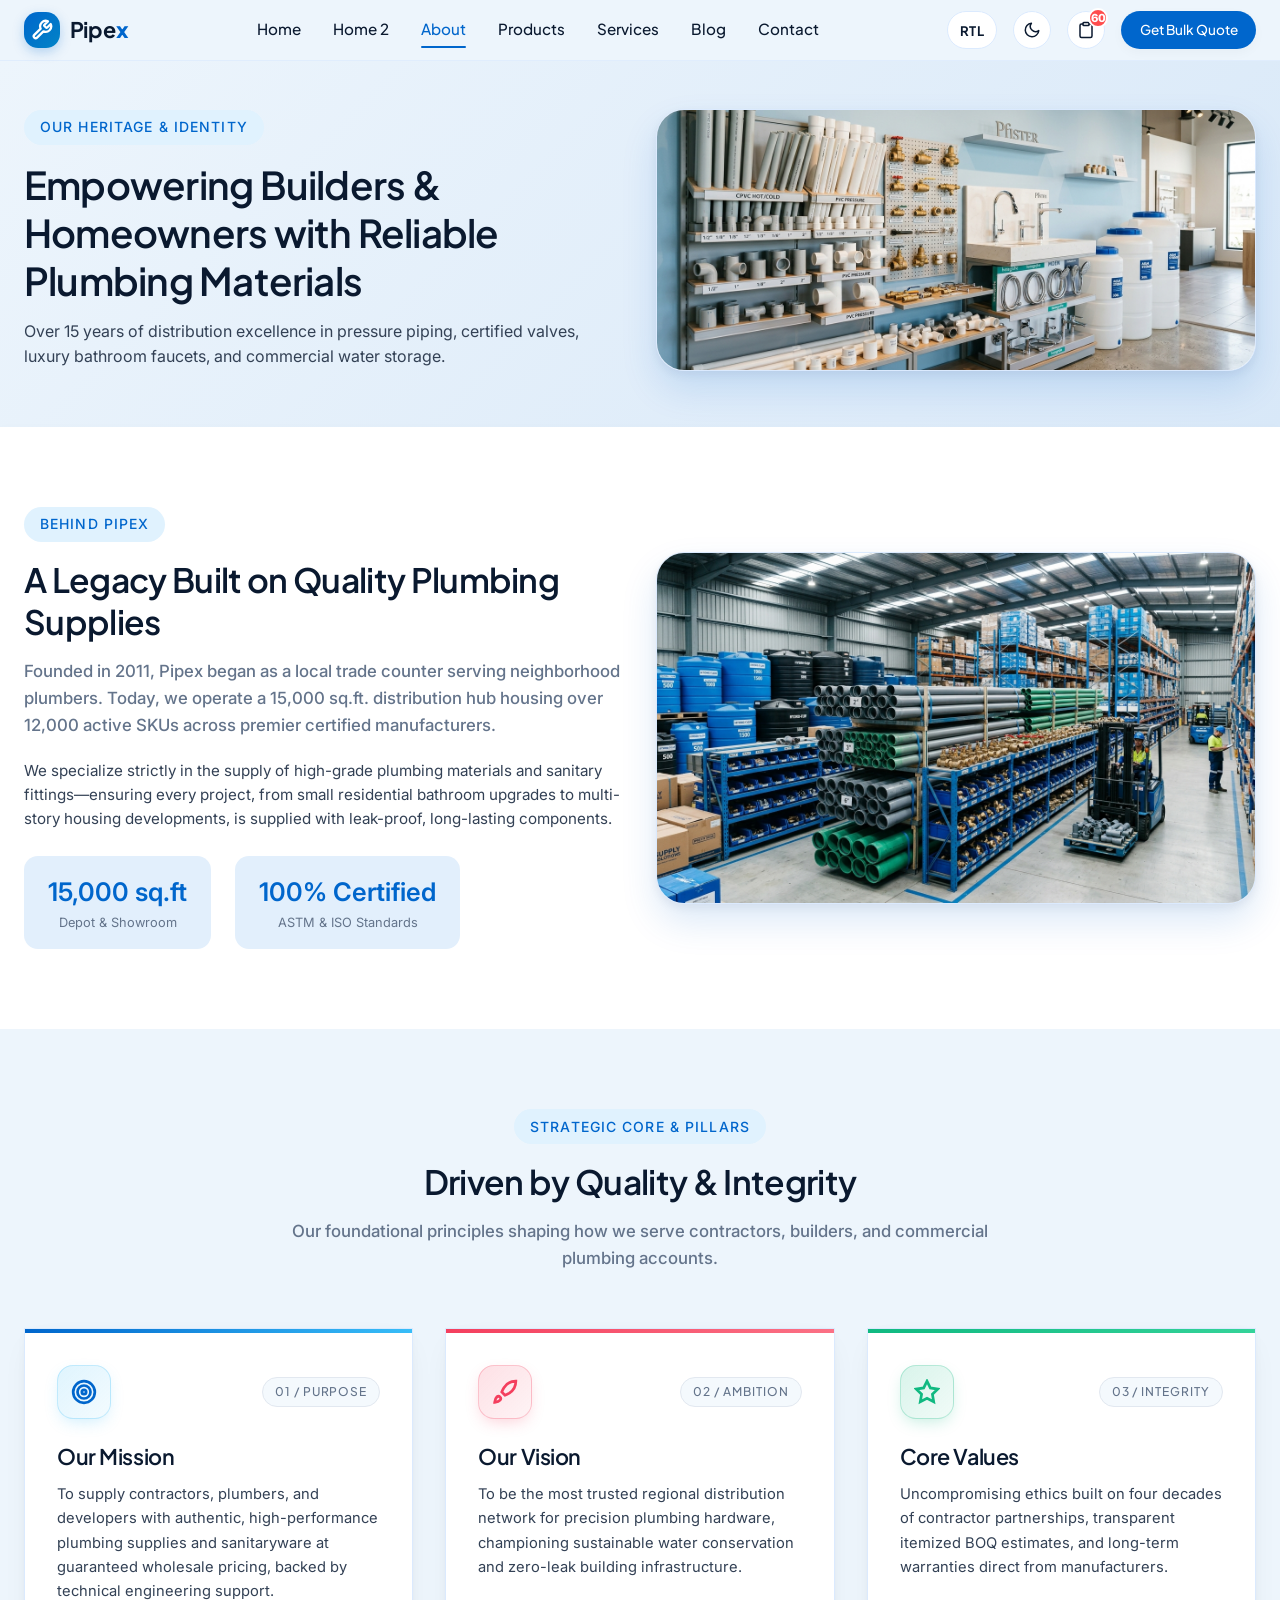
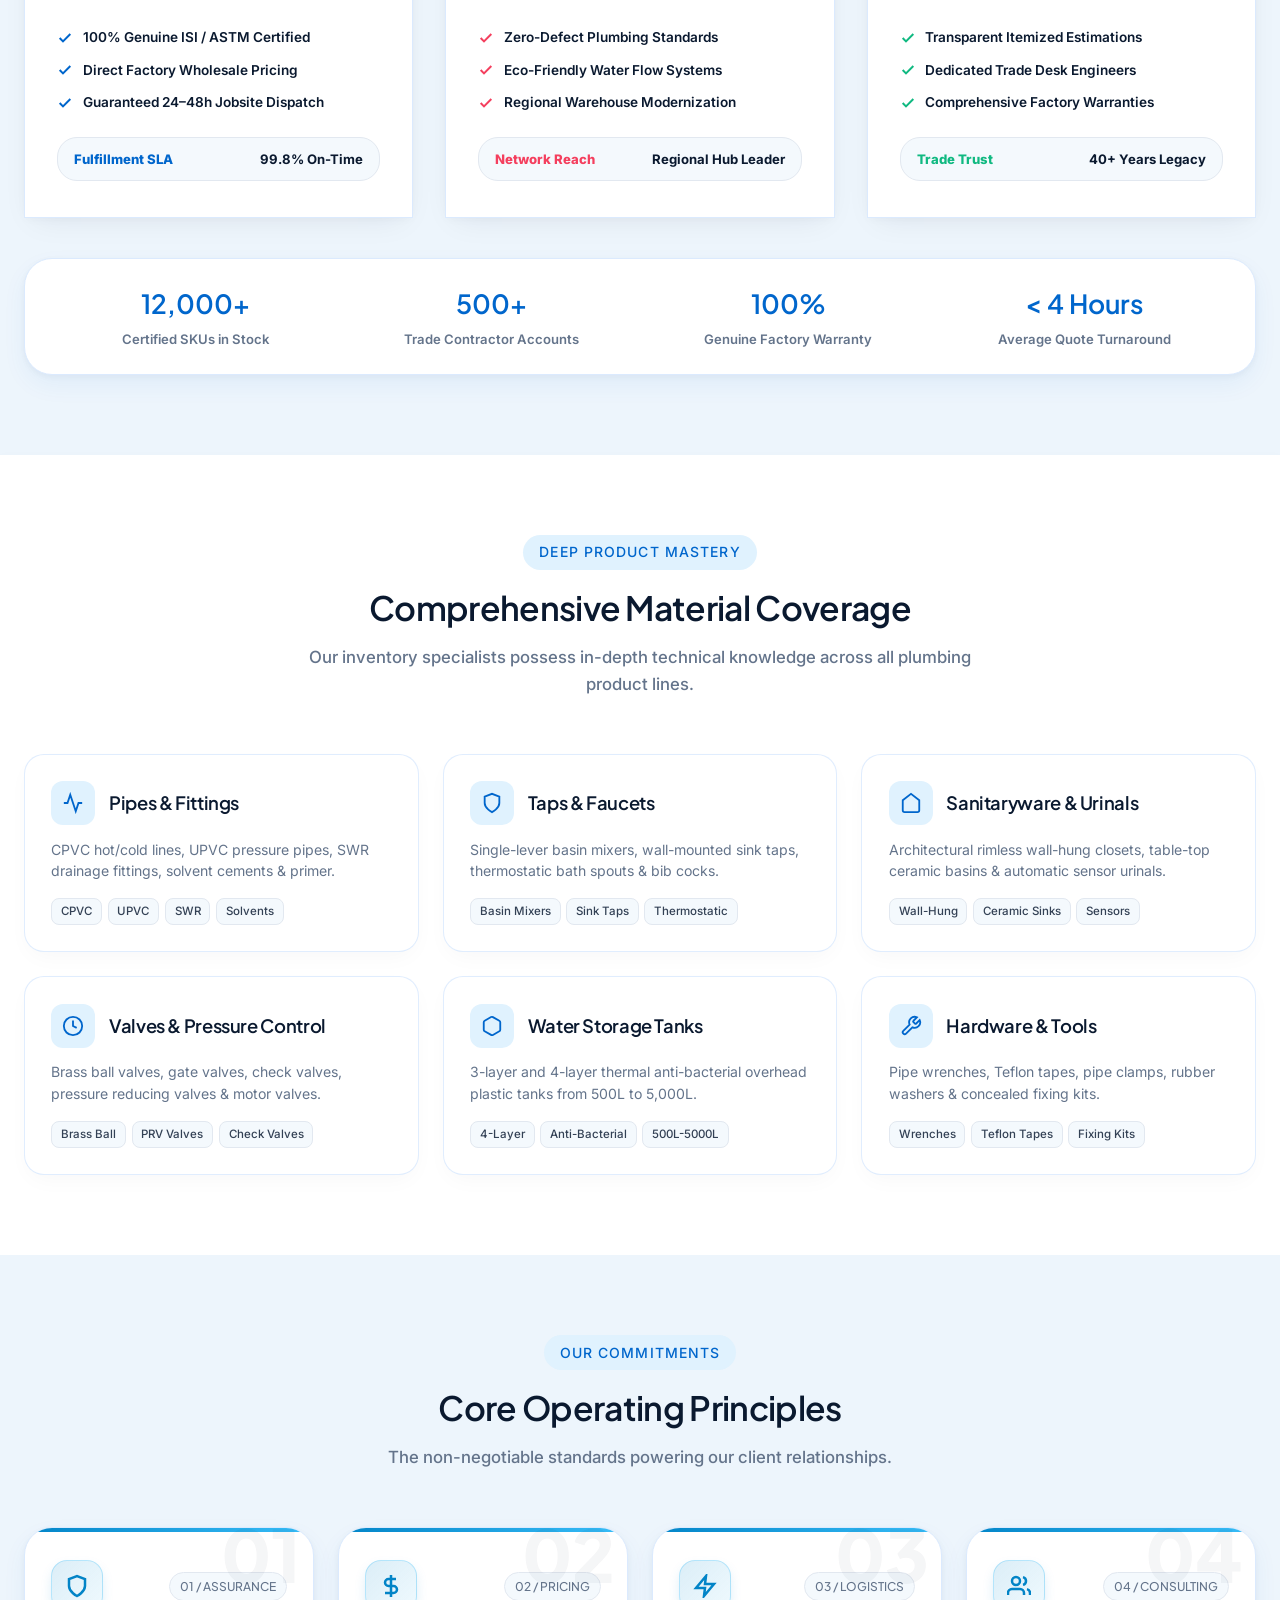
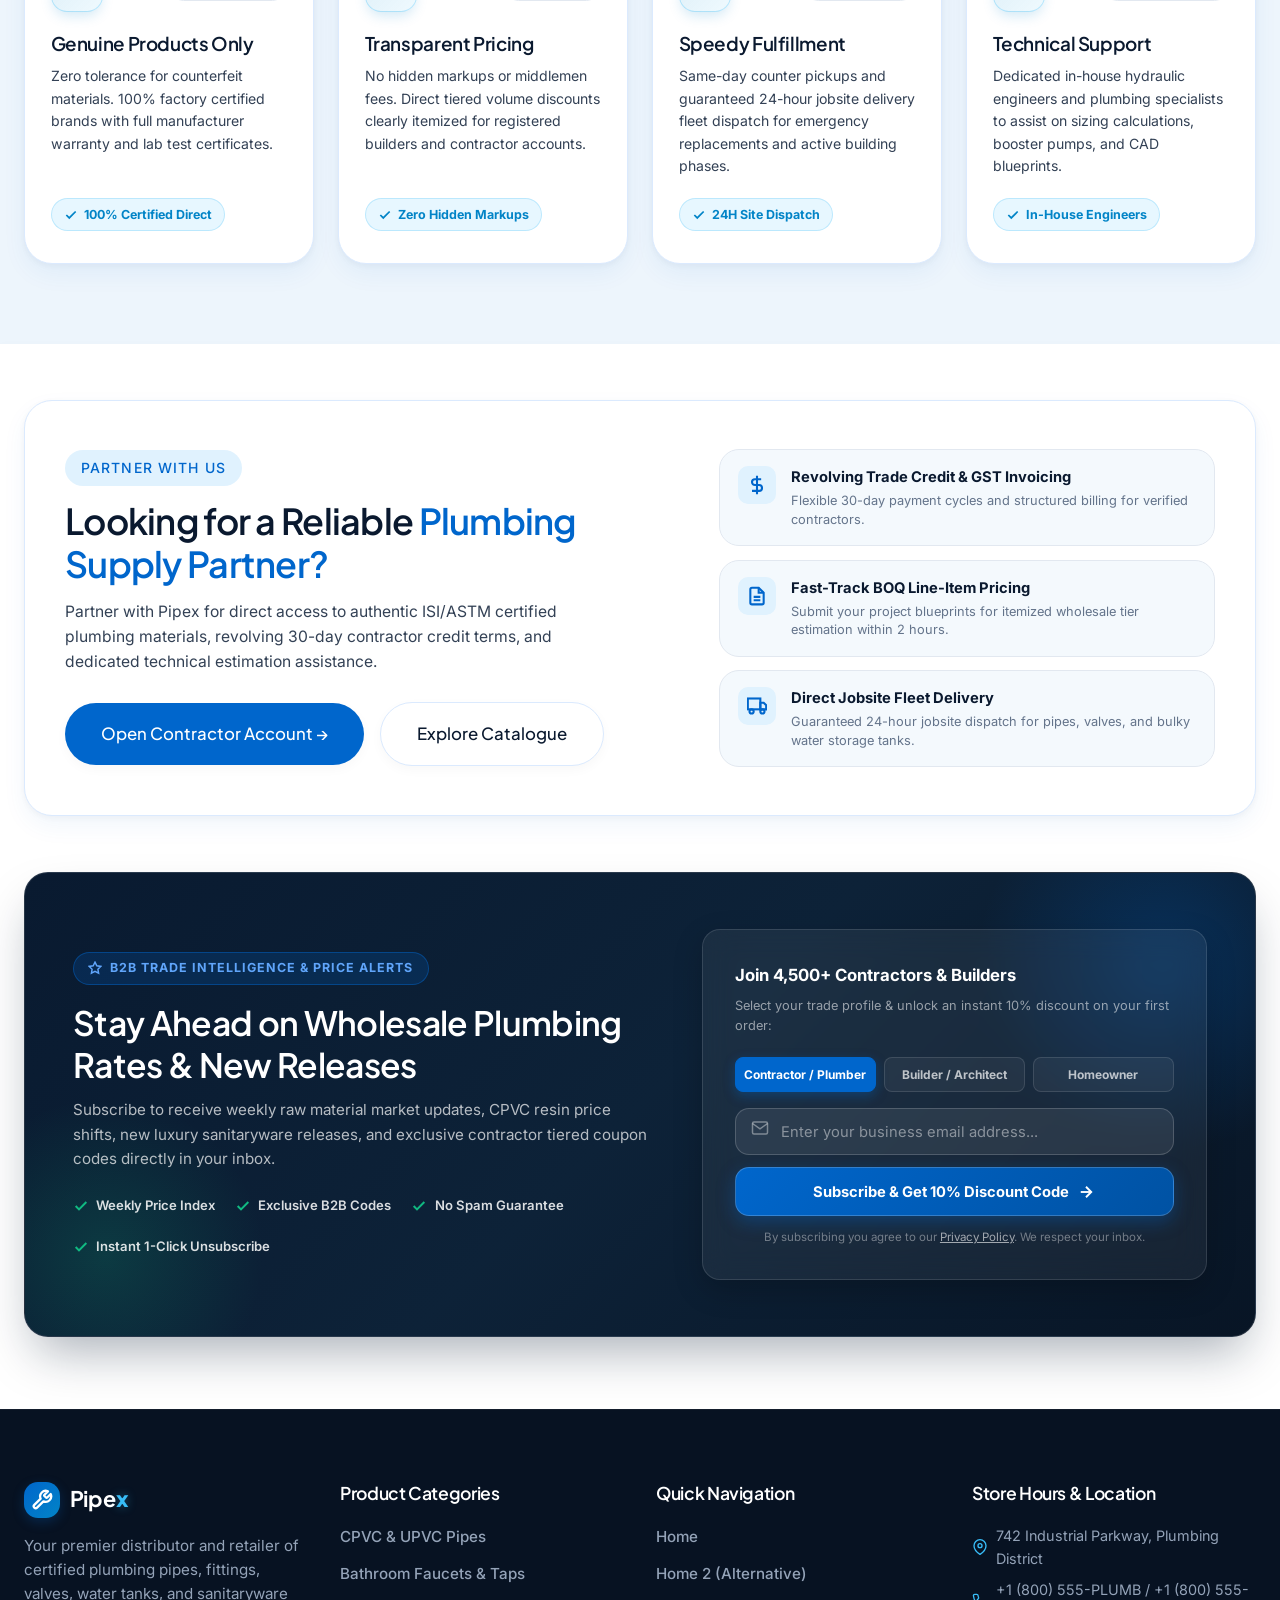
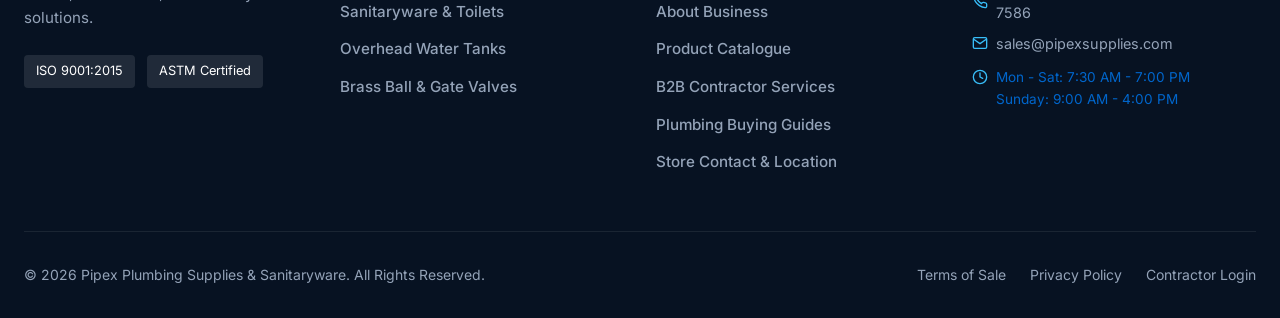
<file: about.html>
<!DOCTYPE html>
<html lang="en">
<head>
  <meta charset="UTF-8">
  <meta name="viewport" content="width=device-width, initial-scale=1.0">
  <title>About Us | Pipex Plumbing Supplies & Sanitary Fittings Store</title>
  <meta name="description" content="Learn about Pipex's history, mission, inventory expertise across CPVC pipes, faucets, sanitaryware, and wholesale contractor support.">
  <link rel="icon" type="image/svg+xml" href="favicon.svg">
  <link rel="stylesheet" href="css/styles.css">
</head>
<body>

  <!-- Site Header -->
  <header class="site-header">
    <div class="container">
      <div class="header-inner">
        <a href="index.html" class="brand-logo">
          <div class="brand-icon">
            <svg width="22" height="22" viewBox="0 0 24 24" fill="none" stroke="currentColor" stroke-width="2.5" stroke-linecap="round" stroke-linejoin="round"><path d="M14.7 6.3a1 1 0 0 0 0 1.4l1.6 1.6a1 1 0 0 0 1.4 0l3.77-3.77a6 6 0 0 1-7.94 7.94l-6.91 6.91a2.12 2.12 0 0 1-3-3l6.91-6.91a6 6 0 0 1 7.94-7.94l-3.76 3.76z"/></svg>
          </div>
          <div class="brand-text">Pipe<span class="brand-accent">x</span></div>
        </a>

        <ul class="nav-menu">
          <li><a href="index.html" class="nav-link">Home</a></li>
          <li><a href="home2.html" class="nav-link">Home 2</a></li>
          <li><a href="about.html" class="nav-link active">About</a></li>
          <li><a href="products.html" class="nav-link">Products</a></li>
          <li><a href="services.html" class="nav-link">Services</a></li>
          <li><a href="blog.html" class="nav-link">Blog</a></li>
          <li><a href="contact.html" class="nav-link">Contact</a></li>
        </ul>

        <div class="header-actions">
          <button class="action-btn rtl-toggle" title="Toggle RTL / LTR" aria-label="Toggle Direction">
            <span>RTL</span>
          </button>
          <button class="action-btn theme-toggle" title="Toggle Theme" aria-label="Toggle Dark/Light Mode">
            <svg width="18" height="18" viewBox="0 0 24 24" fill="none" stroke="currentColor" stroke-width="2" stroke-linecap="round" stroke-linejoin="round"><path d="M21 12.79A9 9 0 1 1 11.21 3 7 7 0 0 0 21 12.79z"></path></svg>
          </button>
          <button class="action-btn cart-trigger" title="View Bulk Quote List">
            <svg width="18" height="18" viewBox="0 0 24 24" fill="none" stroke="currentColor" stroke-width="2" stroke-linecap="round" stroke-linejoin="round"><path d="M16 4h2a2 2 0 0 1 2 2v14a2 2 0 0 1-2 2H6a2 2 0 0 1-2-2V6a2 2 0 0 1 2-2h2"/><rect x="8" y="2" width="8" height="4" rx="1" ry="1"/></svg>
            <span class="cart-badge">0</span>
          </button>
          <a href="contact.html" class="btn btn-primary btn-sm">Get Bulk Quote</a>
          <button class="mobile-toggle" aria-label="Toggle Menu">☰</button>
        </div>
      </div>
    </div>
  </header>

  <!-- Mobile Drawer -->
  <div class="mobile-nav-drawer" id="mobile-drawer">
    <div style="display:flex; justify-content:space-between; align-items:center; margin-bottom: 1.5rem;">
      <a href="index.html" class="brand-logo">
        <div class="brand-icon">
          <svg width="22" height="22" viewBox="0 0 24 24" fill="none" stroke="currentColor" stroke-width="2.5" stroke-linecap="round" stroke-linejoin="round"><path d="M14.7 6.3a1 1 0 0 0 0 1.4l1.6 1.6a1 1 0 0 0 1.4 0l3.77-3.77a6 6 0 0 1-7.94 7.94l-6.91 6.91a2.12 2.12 0 0 1-3-3l6.91-6.91a6 6 0 0 1 7.94-7.94l-3.76 3.76z"/></svg>
        </div>
        <div class="brand-text">Pipe<span class="brand-accent">x</span></div>
      </a>
      <button id="mobile-drawer-close" style="font-size: 1.5rem; color: var(--text-primary);">✕</button>
    </div>

    <!-- Mobile Drawer Actions: Cart & Bulk Quote CTA -->
    <div style="display:flex; flex-direction:column; gap:0.75rem; margin-bottom:1.5rem; padding-bottom:1.25rem; border-bottom:1px solid var(--border-color);">
      <button class="action-btn cart-trigger" style="width:100%; border-radius: var(--radius-md); height: 44px; display:flex; align-items:center; justify-content:center; gap:0.6rem; font-weight:700; background:var(--bg-surface-alt); border:1px solid var(--border-color); color:var(--text-primary);" title="View Bulk Quote List">
        <svg width="18" height="18" viewBox="0 0 24 24" fill="none" stroke="currentColor" stroke-width="2" stroke-linecap="round" stroke-linejoin="round"><path d="M16 4h2a2 2 0 0 1 2 2v14a2 2 0 0 1-2 2H6a2 2 0 0 1-2-2V6a2 2 0 0 1 2-2h2"/><rect x="8" y="2" width="8" height="4" rx="1" ry="1"/></svg>
        <span>Bulk Quote List</span>
        <span class="cart-badge" style="position:relative; top:auto; right:auto;">0</span>
      </button>
      <a href="contact.html" class="btn btn-primary" style="width:100%; text-align:center;">Get Bulk Quote</a>
    </div>

    <ul style="list-style:none; display:flex; flex-direction:column; gap: 1.25rem;">
      <li><a href="index.html" style="font-weight:600; color:var(--text-primary); font-size: 1.1rem;">Home</a></li>
      <li><a href="home2.html" style="font-weight:600; color:var(--text-primary); font-size: 1.1rem;">Home 2</a></li>
      <li><a href="about.html" style="font-weight:700; color:var(--accent-blue); font-size: 1.1rem;">About</a></li>
      <li><a href="products.html" style="font-weight:600; color:var(--text-primary); font-size: 1.1rem;">Products</a></li>
      <li><a href="services.html" style="font-weight:600; color:var(--text-primary); font-size: 1.1rem;">Services</a></li>
      <li><a href="blog.html" style="font-weight:600; color:var(--text-primary); font-size: 1.1rem;">Blog</a></li>
      <li><a href="contact.html" style="font-weight:600; color:var(--text-primary); font-size: 1.1rem;">Contact</a></li>
    </ul>
  </div>

  <main>
    <!-- SECTION 1: Compact Page Hero -->
    <section class="section-canvas hero-gradient-section section-padding-sm" style="padding-top: 3rem; padding-bottom: 3.5rem;">
      <div class="container">
        <div class="grid grid-2 items-center gap-4">
          <div>
            <div class="section-subtitle">Our Heritage & Identity</div>
            <h1 class="hero-title" style="margin-bottom: 0.85rem;">Empowering Builders & Homeowners with Reliable Plumbing Materials</h1>
            <p class="hero-desc">
              Over 15 years of distribution excellence in pressure piping, certified valves, luxury bathroom faucets, and commercial water storage.
            </p>
          </div>
          <div>
            <div class="card" style="padding:0; overflow:hidden; border-radius: var(--radius-xl); box-shadow: var(--shadow-hover);">
              <img src="assets/images/hero_plumbing.jpg" alt="Reliable Plumbing Materials and Engineering Supplies" style="width:100%; height: 260px; object-fit:cover;" />
            </div>
          </div>
        </div>
      </div>
    </section>

    <!-- SECTION 2: About the Business Section -->
    <section class="section-white section-padding">
      <div class="container">
        <div class="grid grid-2 items-center gap-4">
          <div>
            <div class="section-subtitle">Behind Pipex</div>
            <h2 class="section-title">A Legacy Built on Quality Plumbing Supplies</h2>
            <p class="section-desc" style="margin-bottom: 1.25rem;">
              Founded in 2011, Pipex began as a local trade counter serving neighborhood plumbers. Today, we operate a 15,000 sq.ft. distribution hub housing over 12,000 active SKUs across premier certified manufacturers.
            </p>
            <p style="font-size: 0.95rem; color: var(--text-secondary); margin-bottom: 1.5rem;">
              We specialize strictly in the supply of high-grade plumbing materials and sanitary fittings—ensuring every project, from small residential bathroom upgrades to multi-story housing developments, is supplied with leak-proof, long-lasting components.
            </p>
            <div class="flex gap-3 flex-wrap">
              <div style="background:var(--bg-surface-tint); padding:1rem 1.5rem; border-radius:var(--radius-md); text-align:center;">
                <div style="font-weight:800; font-size:1.6rem; color:var(--accent-blue);">15,000 sq.ft</div>
                <div style="font-size:0.8rem; color:var(--text-muted);">Depot & Showroom</div>
              </div>
              <div style="background:var(--bg-surface-tint); padding:1rem 1.5rem; border-radius:var(--radius-md); text-align:center;">
                <div style="font-weight:800; font-size:1.6rem; color:var(--accent-blue);">100% Certified</div>
                <div style="font-size:0.8rem; color:var(--text-muted);">ASTM & ISO Standards</div>
              </div>
            </div>
          </div>

          <div>
            <div class="card" style="padding:0; overflow:hidden; border-radius:var(--radius-xl); box-shadow:var(--shadow-hover);">
              <img src="assets/images/contractor_warehouse.jpg" alt="Pipex 15,000 sq.ft Plumbing Supplies Distribution Hub" style="width:100%; height: 350px; object-fit:cover;" />
            </div>
          </div>
        </div>
      </div>
    </section>

    <!-- SECTION 3: Strategic Core (Mission, Vision & Core Values) -->
    <section class="section-canvas section-padding">
      <div class="container">
        <div class="section-header">
          <div class="section-subtitle">Strategic Core & Pillars</div>
          <h2 class="section-title">Driven by Quality & Integrity</h2>
          <p class="section-desc">Our foundational principles shaping how we serve contractors, builders, and commercial plumbing accounts.</p>
        </div>

        <div class="strategic-core-grid">
          <!-- Pillar 1: Our Mission -->
          <div class="mv-card">
            <div class="mv-card-top">
              <div class="mv-card-icon">
                <svg width="26" height="26" viewBox="0 0 24 24" fill="none" stroke="currentColor" stroke-width="2.5">
                  <circle cx="12" cy="12" r="10"/>
                  <circle cx="12" cy="12" r="6"/>
                  <circle cx="12" cy="12" r="2"/>
                </svg>
              </div>
              <span class="mv-card-step">01 / PURPOSE</span>
            </div>
            <h3 class="mv-card-title">Our Mission</h3>
            <p class="mv-card-desc">
              To supply contractors, plumbers, and developers with authentic, high-performance plumbing supplies and sanitaryware at guaranteed wholesale pricing, backed by technical engineering support.
            </p>
            <ul class="mv-card-points">
              <li>
                <svg width="16" height="16" viewBox="0 0 24 24" fill="none" stroke="currentColor" stroke-width="3"><polyline points="20 6 9 17 4 12"></polyline></svg>
                100% Genuine ISI / ASTM Certified
              </li>
              <li>
                <svg width="16" height="16" viewBox="0 0 24 24" fill="none" stroke="currentColor" stroke-width="3"><polyline points="20 6 9 17 4 12"></polyline></svg>
                Direct Factory Wholesale Pricing
              </li>
              <li>
                <svg width="16" height="16" viewBox="0 0 24 24" fill="none" stroke="currentColor" stroke-width="3"><polyline points="20 6 9 17 4 12"></polyline></svg>
                Guaranteed 24–48h Jobsite Dispatch
              </li>
            </ul>
            <div class="mv-card-badge">
              <span>Fulfillment SLA</span>
              <strong>99.8% On-Time</strong>
            </div>
          </div>

          <!-- Pillar 2: Our Vision -->
          <div class="mv-card mv-card-vision">
            <div class="mv-card-top">
              <div class="mv-card-icon">
                <svg width="26" height="26" viewBox="0 0 24 24" fill="none" stroke="currentColor" stroke-width="2.5">
                  <path d="M4.5 16.5c-1.5 1.26-2 5-2 5s3.74-.5 5-2c.71-.84.7-2.13-.09-2.91a2.18 2.18 0 0 0-2.91-.09z"/>
                  <path d="M12 15l-3-3a22 22 0 0 1 2-3.95A12.88 12.88 0 0 1 22 2c0 2.72-.78 7.5-6 11a22.35 22.35 0 0 1-4 2z"/>
                </svg>
              </div>
              <span class="mv-card-step">02 / AMBITION</span>
            </div>
            <h3 class="mv-card-title">Our Vision</h3>
            <p class="mv-card-desc">
              To be the most trusted regional distribution network for precision plumbing hardware, championing sustainable water conservation and zero-leak building infrastructure.
            </p>
            <ul class="mv-card-points">
              <li>
                <svg width="16" height="16" viewBox="0 0 24 24" fill="none" stroke="currentColor" stroke-width="3"><polyline points="20 6 9 17 4 12"></polyline></svg>
                Zero-Defect Plumbing Standards
              </li>
              <li>
                <svg width="16" height="16" viewBox="0 0 24 24" fill="none" stroke="currentColor" stroke-width="3"><polyline points="20 6 9 17 4 12"></polyline></svg>
                Eco-Friendly Water Flow Systems
              </li>
              <li>
                <svg width="16" height="16" viewBox="0 0 24 24" fill="none" stroke="currentColor" stroke-width="3"><polyline points="20 6 9 17 4 12"></polyline></svg>
                Regional Warehouse Modernization
              </li>
            </ul>
            <div class="mv-card-badge">
              <span>Network Reach</span>
              <strong>Regional Hub Leader</strong>
            </div>
          </div>

          <!-- Pillar 3: Core Values & Ethics -->
          <div class="mv-card mv-card-values">
            <div class="mv-card-top">
              <div class="mv-card-icon">
                <svg width="26" height="26" viewBox="0 0 24 24" fill="none" stroke="currentColor" stroke-width="2.5">
                  <polygon points="12 2 15.09 8.26 22 9.27 17 14.14 18.18 21.02 12 17.77 5.82 21.02 7 14.14 2 9.27 8.91 8.26 12 2"/>
                </svg>
              </div>
              <span class="mv-card-step">03 / INTEGRITY</span>
            </div>
            <h3 class="mv-card-title">Core Values</h3>
            <p class="mv-card-desc">
              Uncompromising ethics built on four decades of contractor partnerships, transparent itemized BOQ estimates, and long-term warranties direct from manufacturers.
            </p>
            <ul class="mv-card-points">
              <li>
                <svg width="16" height="16" viewBox="0 0 24 24" fill="none" stroke="currentColor" stroke-width="3"><polyline points="20 6 9 17 4 12"></polyline></svg>
                Transparent Itemized Estimations
              </li>
              <li>
                <svg width="16" height="16" viewBox="0 0 24 24" fill="none" stroke="currentColor" stroke-width="3"><polyline points="20 6 9 17 4 12"></polyline></svg>
                Dedicated Trade Desk Engineers
              </li>
              <li>
                <svg width="16" height="16" viewBox="0 0 24 24" fill="none" stroke="currentColor" stroke-width="3"><polyline points="20 6 9 17 4 12"></polyline></svg>
                Comprehensive Factory Warranties
              </li>
            </ul>
            <div class="mv-card-badge">
              <span>Trade Trust</span>
              <strong>40+ Years Legacy</strong>
            </div>
          </div>
        </div>

        <!-- Integrated Strategic Impact Stats -->
        <div class="strategic-stats-bar">
          <div class="stat-item-box">
            <div class="stat-item-num">12,000+</div>
            <div class="stat-item-label">Certified SKUs in Stock</div>
          </div>
          <div class="stat-item-box">
            <div class="stat-item-num">500+</div>
            <div class="stat-item-label">Trade Contractor Accounts</div>
          </div>
          <div class="stat-item-box">
            <div class="stat-item-num">100%</div>
            <div class="stat-item-label">Genuine Factory Warranty</div>
          </div>
          <div class="stat-item-box">
            <div class="stat-item-num">&lt; 4 Hours</div>
            <div class="stat-item-label">Average Quote Turnaround</div>
          </div>
        </div>
      </div>
    </section>

    <!-- SECTION 4: Product Expertise Section -->
    <section class="section-white section-padding">
      <div class="container">
        <div class="section-header">
          <div class="section-subtitle">Deep Product Mastery</div>
          <h2 class="section-title">Comprehensive Material Coverage</h2>
          <p class="section-desc">Our inventory specialists possess in-depth technical knowledge across all plumbing product lines.</p>
        </div>

        <div class="grid grid-3 gap-3">
          <div class="mastery-card">
            <div class="mastery-card-header">
              <div class="mastery-icon-box">
                <svg width="22" height="22" viewBox="0 0 24 24" fill="none" stroke="currentColor" stroke-width="2"><path d="M22 12h-4l-3 9L9 3l-3 9H2"/></svg>
              </div>
              <h4 class="mastery-card-title">Pipes & Fittings</h4>
            </div>
            <p class="mastery-card-desc">CPVC hot/cold lines, UPVC pressure pipes, SWR drainage fittings, solvent cements & primer.</p>
            <div class="mastery-tags">
              <span class="mastery-tag">CPVC</span>
              <span class="mastery-tag">UPVC</span>
              <span class="mastery-tag">SWR</span>
              <span class="mastery-tag">Solvents</span>
            </div>
          </div>

          <div class="mastery-card">
            <div class="mastery-card-header">
              <div class="mastery-icon-box">
                <svg width="22" height="22" viewBox="0 0 24 24" fill="none" stroke="currentColor" stroke-width="2"><path d="M12 22s8-4 8-10V5l-8-3-8 3v7c0 6 8 10 8 10z"/></svg>
              </div>
              <h4 class="mastery-card-title">Taps & Faucets</h4>
            </div>
            <p class="mastery-card-desc">Single-lever basin mixers, wall-mounted sink taps, thermostatic bath spouts & bib cocks.</p>
            <div class="mastery-tags">
              <span class="mastery-tag">Basin Mixers</span>
              <span class="mastery-tag">Sink Taps</span>
              <span class="mastery-tag">Thermostatic</span>
            </div>
          </div>

          <div class="mastery-card">
            <div class="mastery-card-header">
              <div class="mastery-icon-box">
                <svg width="22" height="22" viewBox="0 0 24 24" fill="none" stroke="currentColor" stroke-width="2"><path d="M3 9l9-7 9 7v11a2 2 0 0 1-2 2H5a2 2 0 0 1-2-2z"/></svg>
              </div>
              <h4 class="mastery-card-title">Sanitaryware & Urinals</h4>
            </div>
            <p class="mastery-card-desc">Architectural rimless wall-hung closets, table-top ceramic basins & automatic sensor urinals.</p>
            <div class="mastery-tags">
              <span class="mastery-tag">Wall-Hung</span>
              <span class="mastery-tag">Ceramic Sinks</span>
              <span class="mastery-tag">Sensors</span>
            </div>
          </div>

          <div class="mastery-card">
            <div class="mastery-card-header">
              <div class="mastery-icon-box">
                <svg width="22" height="22" viewBox="0 0 24 24" fill="none" stroke="currentColor" stroke-width="2"><circle cx="12" cy="12" r="10"/><path d="M12 6v6l4 2"/></svg>
              </div>
              <h4 class="mastery-card-title">Valves & Pressure Control</h4>
            </div>
            <p class="mastery-card-desc">Brass ball valves, gate valves, check valves, pressure reducing valves & motor valves.</p>
            <div class="mastery-tags">
              <span class="mastery-tag">Brass Ball</span>
              <span class="mastery-tag">PRV Valves</span>
              <span class="mastery-tag">Check Valves</span>
            </div>
          </div>

          <div class="mastery-card">
            <div class="mastery-card-header">
              <div class="mastery-icon-box">
                <svg width="22" height="22" viewBox="0 0 24 24" fill="none" stroke="currentColor" stroke-width="2"><path d="M21 16V8a2 2 0 0 0-1-1.73l-7-4a2 2 0 0 0-2 0l-7 4A2 2 0 0 0 3 8v8a2 2 0 0 0 1 1.73l7 4a2 2 0 0 0 2 0l7-4A2 2 0 0 0 21 16z"/></svg>
              </div>
              <h4 class="mastery-card-title">Water Storage Tanks</h4>
            </div>
            <p class="mastery-card-desc">3-layer and 4-layer thermal anti-bacterial overhead plastic tanks from 500L to 5,000L.</p>
            <div class="mastery-tags">
              <span class="mastery-tag">4-Layer</span>
              <span class="mastery-tag">Anti-Bacterial</span>
              <span class="mastery-tag">500L-5000L</span>
            </div>
          </div>

          <div class="mastery-card">
            <div class="mastery-card-header">
              <div class="mastery-icon-box">
                <svg width="22" height="22" viewBox="0 0 24 24" fill="none" stroke="currentColor" stroke-width="2"><path d="M14.7 6.3a1 1 0 0 0 0 1.4l1.6 1.6a1 1 0 0 0 1.4 0l3.77-3.77a6 6 0 0 1-7.94 7.94l-6.91 6.91a2.12 2.12 0 0 1-3-3l6.91-6.91a6 6 0 0 1 7.94-7.94l-3.76 3.76z"/></svg>
              </div>
              <h4 class="mastery-card-title">Hardware & Tools</h4>
            </div>
            <p class="mastery-card-desc">Pipe wrenches, Teflon tapes, pipe clamps, rubber washers & concealed fixing kits.</p>
            <div class="mastery-tags">
              <span class="mastery-tag">Wrenches</span>
              <span class="mastery-tag">Teflon Tapes</span>
              <span class="mastery-tag">Fixing Kits</span>
            </div>
          </div>
        </div>
      </div>
    </section>

    <!-- SECTION 5: Business Core Values Section -->
    <section class="section-canvas section-padding">
      <div class="container">
        <div class="section-header">
          <div class="section-subtitle">Our Commitments</div>
          <h2 class="section-title">Core Operating Principles</h2>
          <p class="section-desc">The non-negotiable standards powering our client relationships.</p>
        </div>

        <div class="principles-grid">
          <!-- Card 1: Genuine Certified (Blue) -->
          <div class="commitment-card" data-index="01">
            <div class="commitment-header">
              <div class="commitment-icon">
                <svg width="24" height="24" viewBox="0 0 24 24" fill="none" stroke="currentColor" stroke-width="2.5"><path d="M12 22s8-4 8-10V5l-8-3-8 3v7c0 6 8 10 8 10z"/></svg>
              </div>
              <span class="commitment-num">01 / ASSURANCE</span>
            </div>
            <h4 class="commitment-title">Genuine Products Only</h4>
            <p class="commitment-desc">Zero tolerance for counterfeit materials. 100% factory certified brands with full manufacturer warranty and lab test certificates.</p>
            <div class="commitment-chip">
              <svg width="14" height="14" viewBox="0 0 24 24" fill="none" stroke="currentColor" stroke-width="3"><polyline points="20 6 9 17 4 12"></polyline></svg>
              100% Certified Direct
            </div>
          </div>

          <!-- Card 2: Transparent Pricing -->
          <div class="commitment-card" data-index="02">
            <div class="commitment-header">
              <div class="commitment-icon">
                <svg width="24" height="24" viewBox="0 0 24 24" fill="none" stroke="currentColor" stroke-width="2.5"><line x1="12" y1="1" x2="12" y2="23"/><path d="M17 5H9.5a3.5 3.5 0 0 0 0 7h5a3.5 3.5 0 0 1 0 7H6"/></svg>
              </div>
              <span class="commitment-num">02 / PRICING</span>
            </div>
            <h4 class="commitment-title">Transparent Pricing</h4>
            <p class="commitment-desc">No hidden markups or middlemen fees. Direct tiered volume discounts clearly itemized for registered builders and contractor accounts.</p>
            <div class="commitment-chip">
              <svg width="14" height="14" viewBox="0 0 24 24" fill="none" stroke="currentColor" stroke-width="3"><polyline points="20 6 9 17 4 12"></polyline></svg>
              Zero Hidden Markups
            </div>
          </div>

          <!-- Card 3: Speedy Fulfillment -->
          <div class="commitment-card" data-index="03">
            <div class="commitment-header">
              <div class="commitment-icon">
                <svg width="24" height="24" viewBox="0 0 24 24" fill="none" stroke="currentColor" stroke-width="2.5"><polygon points="13 2 3 14 12 14 11 22 21 10 12 10 13 2"/></svg>
              </div>
              <span class="commitment-num">03 / LOGISTICS</span>
            </div>
            <h4 class="commitment-title">Speedy Fulfillment</h4>
            <p class="commitment-desc">Same-day counter pickups and guaranteed 24-hour jobsite delivery fleet dispatch for emergency replacements and active building phases.</p>
            <div class="commitment-chip">
              <svg width="14" height="14" viewBox="0 0 24 24" fill="none" stroke="currentColor" stroke-width="3"><polyline points="20 6 9 17 4 12"></polyline></svg>
              24H Site Dispatch
            </div>
          </div>

          <!-- Card 4: Technical Support -->
          <div class="commitment-card" data-index="04">
            <div class="commitment-header">
              <div class="commitment-icon">
                <svg width="24" height="24" viewBox="0 0 24 24" fill="none" stroke="currentColor" stroke-width="2.5"><path d="M17 21v-2a4 4 0 0 0-4-4H5a4 4 0 0 0-4 4v2"/><circle cx="9" cy="7" r="4"/><path d="M23 21v-2a4 4 0 0 0-3-3.87"/><path d="M16 3.13a4 4 0 0 1 0 7.75"/></svg>
              </div>
              <span class="commitment-num">04 / CONSULTING</span>
            </div>
            <h4 class="commitment-title">Technical Support</h4>
            <p class="commitment-desc">Dedicated in-house hydraulic engineers and plumbing specialists to assist on sizing calculations, booster pumps, and CAD blueprints.</p>
            <div class="commitment-chip">
              <svg width="14" height="14" viewBox="0 0 24 24" fill="none" stroke="currentColor" stroke-width="3"><polyline points="20 6 9 17 4 12"></polyline></svg>
              In-House Engineers
            </div>
          </div>
        </div>
      </div>
    </section>

    <!-- SECTION 6: Final Company CTA Section -->
    <section class="section-white" style="padding-top: 3.5rem; padding-bottom: 2rem;">
      <div class="container">
        <div class="about-partner-card">
          <div class="about-partner-grid">
            <div>
              <div class="section-subtitle" style="margin-bottom: 0.85rem;">Partner With Us</div>
              <h2 class="about-partner-title">Looking for a Reliable <span style="color: var(--accent-blue);">Plumbing Supply Partner?</span></h2>
              <p class="about-partner-desc">
                Partner with Pipex for direct access to authentic ISI/ASTM certified plumbing materials, revolving 30-day contractor credit terms, and dedicated technical estimation assistance.
              </p>
              <div class="about-partner-actions">
                <a href="contact.html" class="btn btn-primary btn-lg">Open Contractor Account →</a>
                <a href="products.html" class="btn btn-secondary btn-lg">Explore Catalogue</a>
              </div>
            </div>

            <div class="about-partner-perks">
              <div class="about-partner-perk">
                <div class="about-partner-icon">
                  <svg width="20" height="20" viewBox="0 0 24 24" fill="none" stroke="currentColor" stroke-width="2.5"><line x1="12" y1="1" x2="12" y2="23"/><path d="M17 5H9.5a3.5 3.5 0 0 0 0 7h5a3.5 3.5 0 0 1 0 7H6"/></svg>
                </div>
                <div>
                  <div class="about-partner-perk-title">Revolving Trade Credit & GST Invoicing</div>
                  <div class="about-partner-perk-desc">Flexible 30-day payment cycles and structured billing for verified contractors.</div>
                </div>
              </div>

              <div class="about-partner-perk">
                <div class="about-partner-icon">
                  <svg width="20" height="20" viewBox="0 0 24 24" fill="none" stroke="currentColor" stroke-width="2.5"><path d="M14 2H6a2 2 0 0 0-2 2v16a2 2 0 0 0 2 2h12a2 2 0 0 0 2-2V8z"/><polyline points="14 2 14 8 20 8"/><line x1="16" y1="13" x2="8" y2="13"/><line x1="16" y1="17" x2="8" y2="17"/></svg>
                </div>
                <div>
                  <div class="about-partner-perk-title">Fast-Track BOQ Line-Item Pricing</div>
                  <div class="about-partner-perk-desc">Submit your project blueprints for itemized wholesale tier estimation within 2 hours.</div>
                </div>
              </div>

              <div class="about-partner-perk">
                <div class="about-partner-icon">
                  <svg width="20" height="20" viewBox="0 0 24 24" fill="none" stroke="currentColor" stroke-width="2.5"><rect x="1" y="3" width="15" height="13"/><polygon points="16 8 20 8 23 11 23 16 16 16 16 8"/><circle cx="5.5" cy="18.5" r="2.5"/><circle cx="18.5" cy="18.5" r="2.5"/></svg>
                </div>
                <div>
                  <div class="about-partner-perk-title">Direct Jobsite Fleet Delivery</div>
                  <div class="about-partner-perk-desc">Guaranteed 24-hour jobsite dispatch for pipes, valves, and bulky water storage tanks.</div>
                </div>
              </div>
            </div>
          </div>
        </div>
      </div>
    </section>

    <!-- SECTION 7: B2B Trade Intelligence & Price Alerts Newsletter -->
    <section class="newsletter-section">
      <div class="container">
        <div class="newsletter-box">
          <div class="newsletter-glow-1"></div>
          <div class="newsletter-glow-2"></div>

          <div class="newsletter-grid">
            <div>
              <div class="newsletter-badge">
                <svg width="14" height="14" viewBox="0 0 24 24" fill="none" stroke="currentColor" stroke-width="2.5"><path d="M12 2l3.09 6.26L22 9.27l-5 4.87 1.18 6.88L12 17.77l-6.18 3.25L7 14.14 2 9.27l6.91-1.01L12 2z"/></svg>
                B2B Trade Intelligence & Price Alerts
              </div>
              <h2 class="newsletter-title">Stay Ahead on Wholesale Plumbing Rates & New Releases</h2>
              <p class="newsletter-desc">
                Subscribe to receive weekly raw material market updates, CPVC resin price shifts, new luxury sanitaryware releases, and exclusive contractor tiered coupon codes directly in your inbox.
              </p>
              <div class="newsletter-perks">
                <div class="newsletter-perk-item">
                  <svg width="16" height="16" viewBox="0 0 24 24" fill="none" stroke="currentColor" stroke-width="3"><polyline points="20 6 9 17 4 12"/></svg>
                  <span>Weekly Price Index</span>
                </div>
                <div class="newsletter-perk-item">
                  <svg width="16" height="16" viewBox="0 0 24 24" fill="none" stroke="currentColor" stroke-width="3"><polyline points="20 6 9 17 4 12"/></svg>
                  <span>Exclusive B2B Codes</span>
                </div>
                <div class="newsletter-perk-item">
                  <svg width="16" height="16" viewBox="0 0 24 24" fill="none" stroke="currentColor" stroke-width="3"><polyline points="20 6 9 17 4 12"/></svg>
                  <span>No Spam Guarantee</span>
                </div>
                <div class="newsletter-perk-item">
                  <svg width="16" height="16" viewBox="0 0 24 24" fill="none" stroke="currentColor" stroke-width="3"><polyline points="20 6 9 17 4 12"/></svg>
                  <span>Instant 1-Click Unsubscribe</span>
                </div>
              </div>
            </div>

            <div>
              <div class="newsletter-card-form">
                <div class="newsletter-form-title">Join 4,500+ Contractors & Builders</div>
                <div class="newsletter-form-sub">Select your trade profile & unlock an instant 10% discount on your first order:</div>

                <form class="newsletter-form">
                  <div class="newsletter-role-select">
                    <label class="newsletter-role-pill active">
                      <input type="radio" name="trade_role" value="contractor" checked />
                      <span>Contractor / Plumber</span>
                    </label>
                    <label class="newsletter-role-pill">
                      <input type="radio" name="trade_role" value="builder" />
                      <span>Builder / Architect</span>
                    </label>
                    <label class="newsletter-role-pill">
                      <input type="radio" name="trade_role" value="homeowner" />
                      <span>Homeowner</span>
                    </label>
                  </div>

                  <div class="newsletter-input-group">
                    <div class="newsletter-input-field">
                      <div class="newsletter-input-icon">
                        <svg width="18" height="18" viewBox="0 0 24 24" fill="none" stroke="currentColor" stroke-width="2"><path d="M4 4h16c1.1 0 2 .9 2 2v12c0 1.1-.9 2-2 2H4c-1.1 0-2-.9-2-2V6c0-1.1.9-2 2-2z"/><polyline points="22,6 12,13 2,6"/></svg>
                      </div>
                      <input type="email" class="newsletter-input" placeholder="Enter your business email address..." required />
                    </div>
                    <button type="submit" class="newsletter-submit-btn">
                      <span>Subscribe & Get 10% Discount Code</span>
                      <svg width="18" height="18" viewBox="0 0 24 24" fill="none" stroke="currentColor" stroke-width="2.5"><line x1="5" y1="12" x2="19" y2="12"/><polyline points="12 5 19 12 12 19"/></svg>
                    </button>
                  </div>

                  <div class="newsletter-legal">
                    By subscribing you agree to our <a href="about.html">Privacy Policy</a>. We respect your inbox.
                  </div>
                </form>
              </div>
            </div>
          </div>
        </div>
      </div>
    </section>
  </main>

  <!-- Side Drawer & Modals -->
  <div class="drawer-overlay" id="cart-drawer-overlay">
    <div class="drawer-panel">
      <div class="drawer-header">
        <h3 style="font-size:1.15rem; color:var(--text-primary); display:flex; align-items:center; gap:0.5rem;"><svg width="20" height="20" viewBox="0 0 24 24" fill="none" stroke="currentColor" stroke-width="2"><path d="M16 4h2a2 2 0 0 1 2 2v14a2 2 0 0 1-2 2H6a2 2 0 0 1-2-2V6a2 2 0 0 1 2-2h2"/><rect x="8" y="2" width="8" height="4" rx="1" ry="1"/></svg> Bulk Quotation List</h3>
        <button id="cart-drawer-close" style="font-size:1.5rem; color:var(--text-primary);">✕</button>
      </div>
      <div class="drawer-body" id="cart-drawer-items"></div>
      <div class="drawer-footer">
        <div style="display:flex; justify-content:space-between; align-items:center; margin-bottom: 1rem;">
          <span style="font-weight:600; color:var(--text-muted);">Estimated Base Total:</span>
          <span id="cart-drawer-total" style="font-size:1.4rem; font-weight:800; color:var(--text-primary);">$0.00</span>
        </div>
        <button class="btn btn-primary" id="cart-submit-quote" style="width:100%;">Submit Bulk Quotation Request →</button>
      </div>
    </div>
  </div>

  <div class="modal-overlay" id="search-modal">
    <div class="modal-container" style="max-width: 650px; padding: 2rem;">
      <button class="modal-close" id="search-close">✕</button>
      <h3 style="margin-bottom: 1rem;">Search Catalogue</h3>
      <input type="text" id="global-search-input" class="form-input" placeholder="Type pipe, tap, valve, water tank, brand..." style="font-size: 1.1rem; padding: 1rem;" />
      <div id="global-search-results" style="margin-top: 1.5rem; max-height: 350px; overflow-y: auto;"></div>
    </div>
  </div>

  <div class="modal-overlay" id="quickview-modal">
    <div class="modal-container">
      <button class="modal-close" onclick="closeQuickView()">✕</button>
      <div id="quickview-content"></div>
    </div>
  </div>

  <!-- Footer -->
  <footer class="site-footer">
    <div class="container">
      <div class="grid grid-4 gap-4 footer-top">
        <div class="footer-brand">
          <a href="index.html" class="brand-logo" style="margin-bottom:1rem;">
            <div class="brand-icon">
              <svg width="22" height="22" viewBox="0 0 24 24" fill="none" stroke="currentColor" stroke-width="2.5"
                stroke-linecap="round" stroke-linejoin="round">
                <path
                  d="M14.7 6.3a1 1 0 0 0 0 1.4l1.6 1.6a1 1 0 0 0 1.4 0l3.77-3.77a6 6 0 0 1-7.94 7.94l-6.91 6.91a2.12 2.12 0 0 1-3-3l6.91-6.91a6 6 0 0 1 7.94-7.94l-3.76 3.76z" />
              </svg>
            </div>
            <div class="brand-text" style="color:#ffffff;">Pipe<span class="brand-accent" style="color:#38bdf8;">x</span></div>
          </a>
          <p>Your premier distributor and retailer of certified plumbing pipes, fittings, valves, water tanks, and sanitaryware solutions.</p>
          <div style="display:flex; gap:0.75rem;">
            <span style="background:rgba(255,255,255,0.1); padding:0.4rem 0.75rem; border-radius:4px; color:#fff; font-size:0.8rem;">ISO 9001:2015</span>
            <span style="background:rgba(255,255,255,0.1); padding:0.4rem 0.75rem; border-radius:4px; color:#fff; font-size:0.8rem;">ASTM Certified</span>
          </div>
        </div>

        <div>
          <h4 class="footer-heading">Product Categories</h4>
          <ul class="footer-links">
            <li><a href="products.html?category=pipes-fittings">CPVC & UPVC Pipes</a></li>
            <li><a href="products.html?category=taps-faucets">Bathroom Faucets & Taps</a></li>
            <li><a href="products.html?category=sanitaryware">Sanitaryware & Toilets</a></li>
            <li><a href="products.html?category=water-storage">Overhead Water Tanks</a></li>
            <li><a href="products.html?category=valves-connectors">Brass Ball & Gate Valves</a></li>
          </ul>
        </div>

        <div>
          <h4 class="footer-heading">Quick Navigation</h4>
          <ul class="footer-links">
            <li><a href="index.html">Home</a></li>
            <li><a href="home2.html">Home 2 (Alternative)</a></li>
            <li><a href="about.html">About Business</a></li>
            <li><a href="products.html">Product Catalogue</a></li>
            <li><a href="services.html">B2B Contractor Services</a></li>
            <li><a href="blog.html">Plumbing Buying Guides</a></li>
            <li><a href="contact.html">Store Contact & Location</a></li>
          </ul>
        </div>

        <div>
          <h4 class="footer-heading">Store Hours & Location</h4>
          <p style="font-size:0.9rem; margin-bottom:0.5rem; display:flex; align-items:center; gap:0.5rem;"><svg
              width="16" height="16" viewBox="0 0 24 24" fill="none" stroke="#38bdf8" stroke-width="2">
              <path d="M21 10c0 7-9 13-9 13s-9-6-9-13a9 9 0 0 1 18 0z" />
              <circle cx="12" cy="10" r="3" />
            </svg> 742 Industrial Parkway, Plumbing District</p>
          <p style="font-size:0.9rem; margin-bottom:0.5rem; display:flex; align-items:center; gap:0.5rem;"><svg
              width="16" height="16" viewBox="0 0 24 24" fill="none" stroke="#38bdf8" stroke-width="2">
              <path
                d="M22 16.92v3a2 2 0 0 1-2.18 2 19.79 19.79 0 0 1-8.63-3.07 19.5 19.5 0 0 1-6-6 19.79 19.79 0 0 1-3.07-8.67A2 2 0 0 1 4.11 2h3a2 2 0 0 1 2 1.72 12.84 12.84 0 0 0 .7 2.81 2 2 0 0 1-.45 2.11L8.09 9.91a16 16 0 0 0 6 6l1.27-1.27a2 2 0 0 1 2.11-.45 12.84 12.84 0 0 0 2.81.7A2 2 0 0 1 22 16.92z" />
            </svg> +1 (800) 555-PLUMB / +1 (800) 555-7586</p>
          <p style="font-size:0.9rem; margin-bottom:0.5rem; display:flex; align-items:center; gap:0.5rem;"><svg
              width="16" height="16" viewBox="0 0 24 24" fill="none" stroke="#38bdf8" stroke-width="2">
              <path d="M4 4h16c1.1 0 2 .9 2 2v12c0 1.1-.9 2-2 2H4c-1.1 0-2-.9-2-2V6c0-1.1.9-2 2-2z" />
              <polyline points="22,6 12,13 2,6" />
            </svg> sales@pipexsupplies.com</p>
          <p style="font-size:0.85rem; color:var(--accent-blue); margin-top:0.75rem; display:flex; align-items:flex-start; gap:0.5rem;"><svg width="16" height="16" viewBox="0 0 24 24" fill="none" stroke="#38bdf8" stroke-width="2" stroke-linecap="round" stroke-linejoin="round" style="margin-top:2px;"><circle cx="12" cy="12" r="10"></circle><polyline points="12 6 12 12 16 14"></polyline></svg><span>Mon - Sat: 7:30 AM - 7:00 PM<br>Sunday: 9:00 AM - 4:00 PM</span></p>
        </div>
      </div>

      <div class="footer-bottom">
        <div>© 2026 Pipex Plumbing Supplies & Sanitaryware. All Rights Reserved.</div>
        <div style="display:flex; gap: 1.5rem;">
          <a href="contact.html" style="color:#94a3b8;">Terms of Sale</a>
          <a href="contact.html" style="color:#94a3b8;">Privacy Policy</a>
          <a href="contact.html" style="color:#94a3b8;">Contractor Login</a>
        </div>
      </div>
    </div>
  </footer>

  <script src="js/products.js"></script>
  <script src="js/main.js"></script>
</body>
</html>
</file>
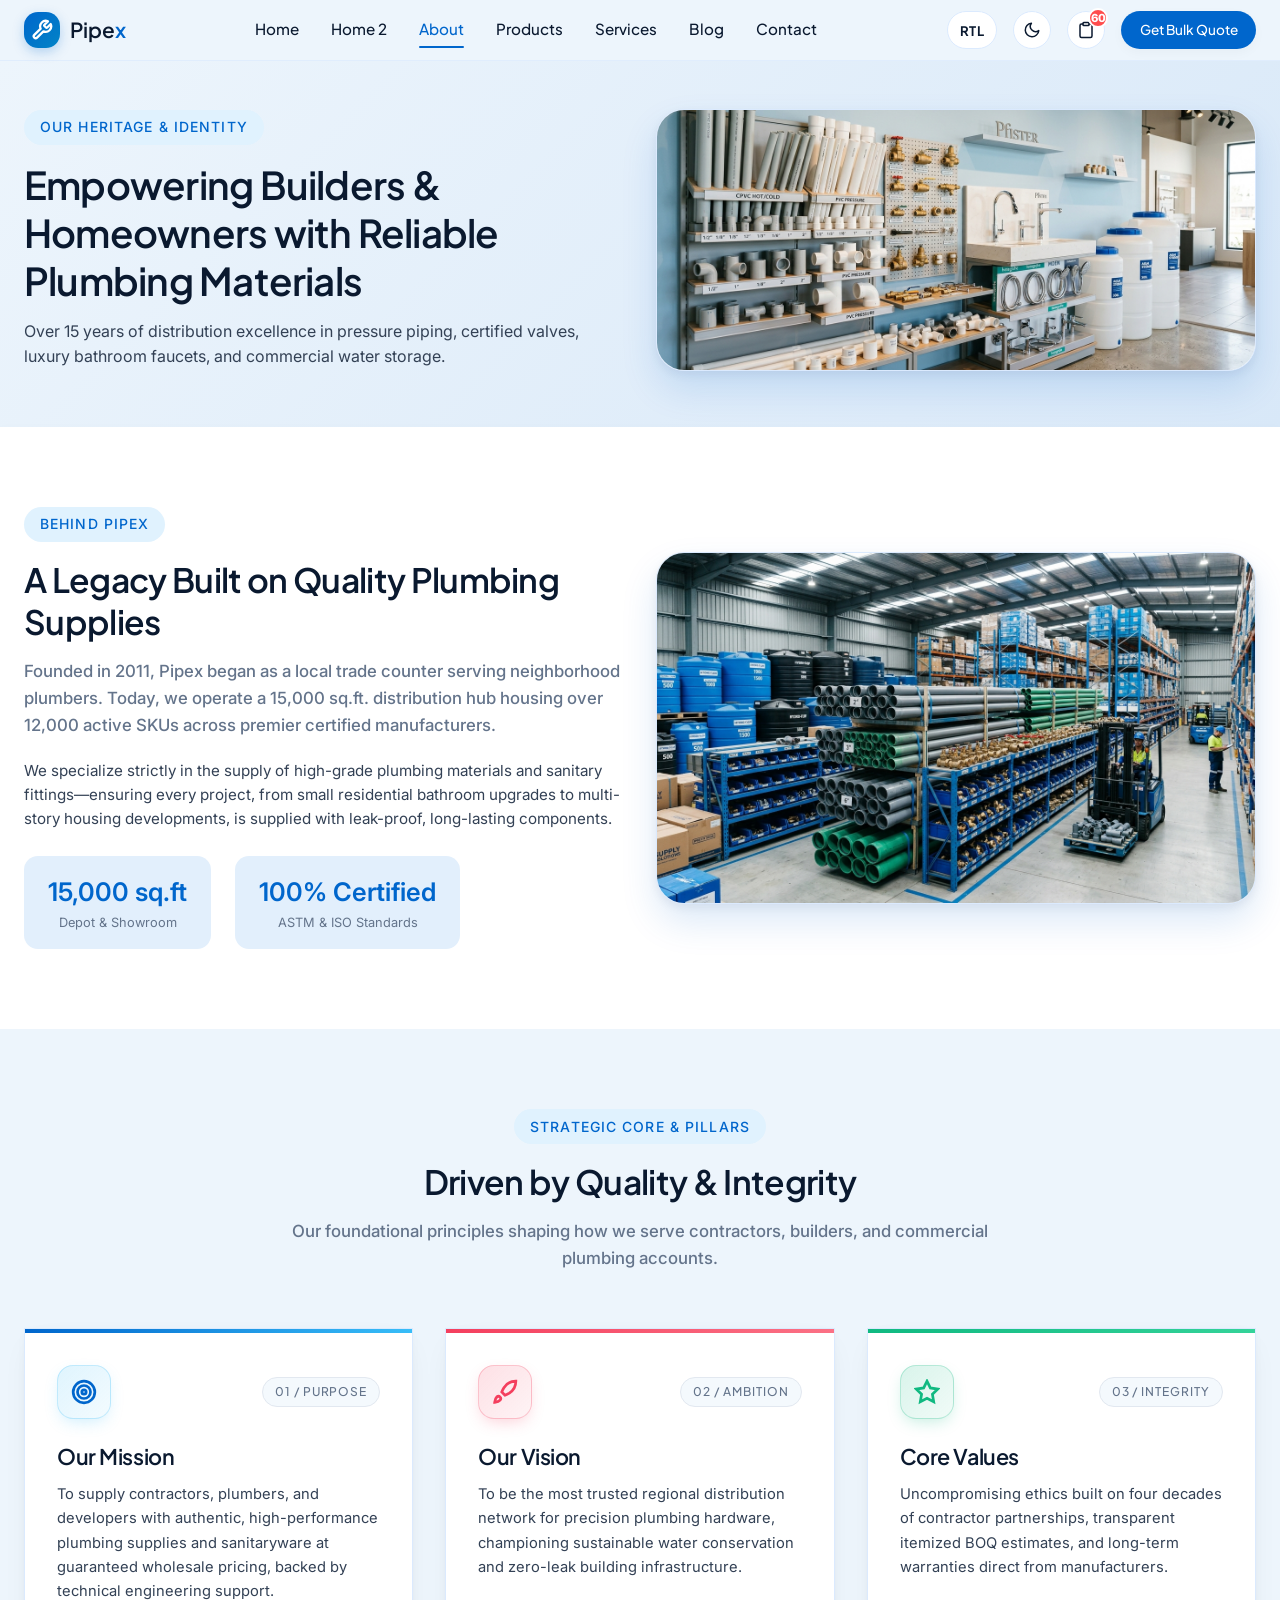
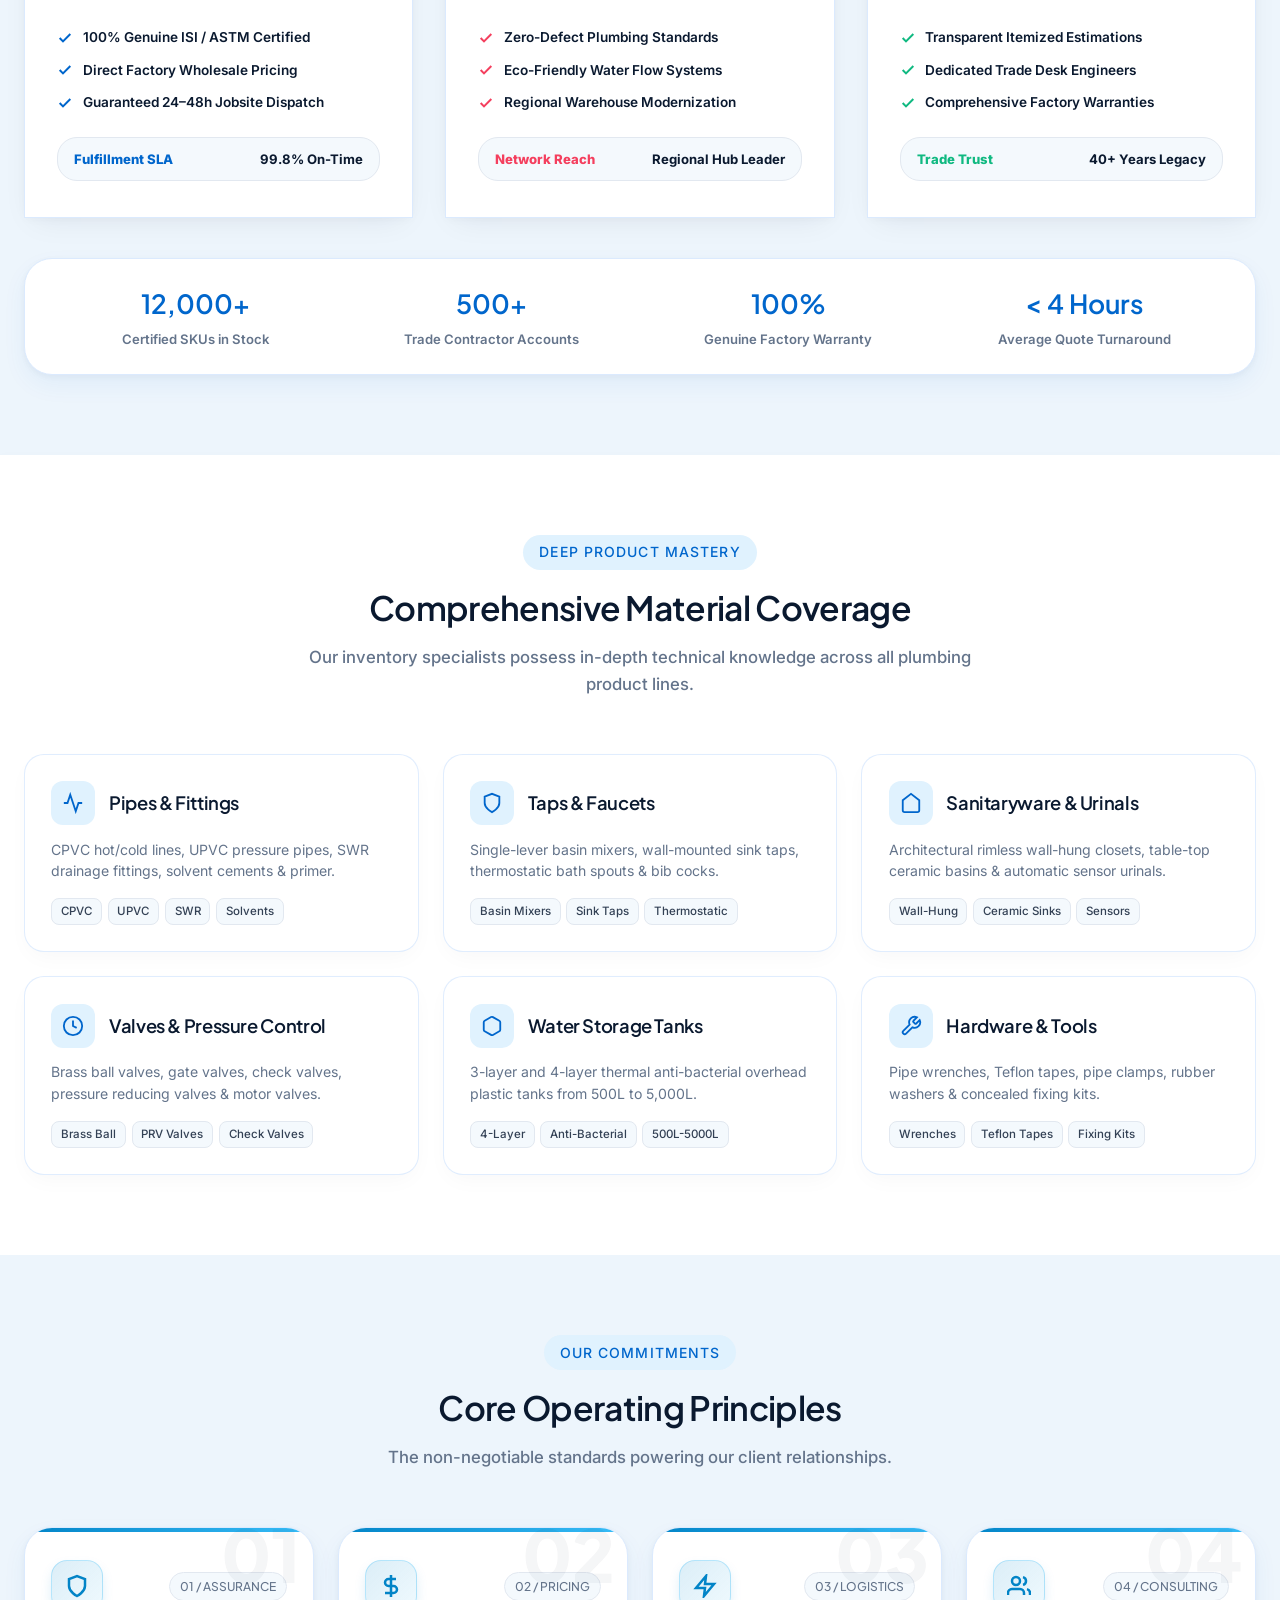
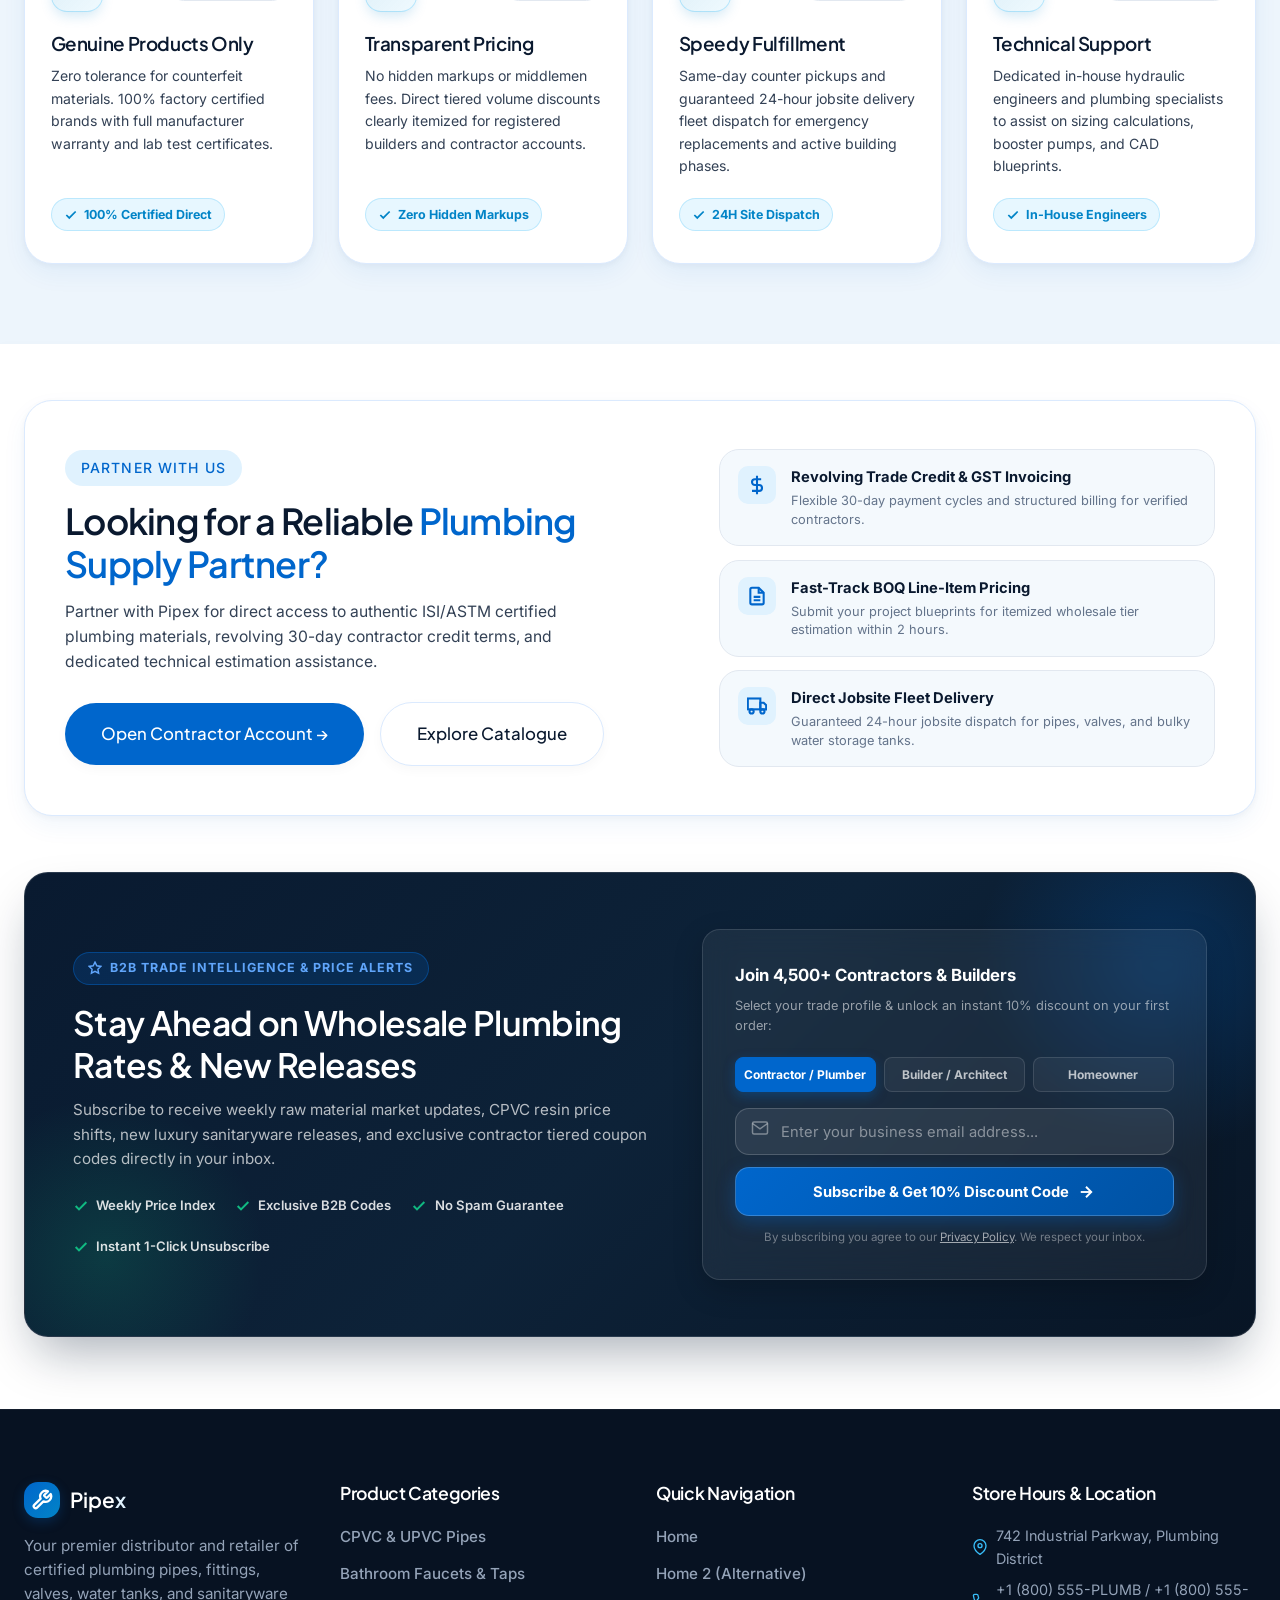
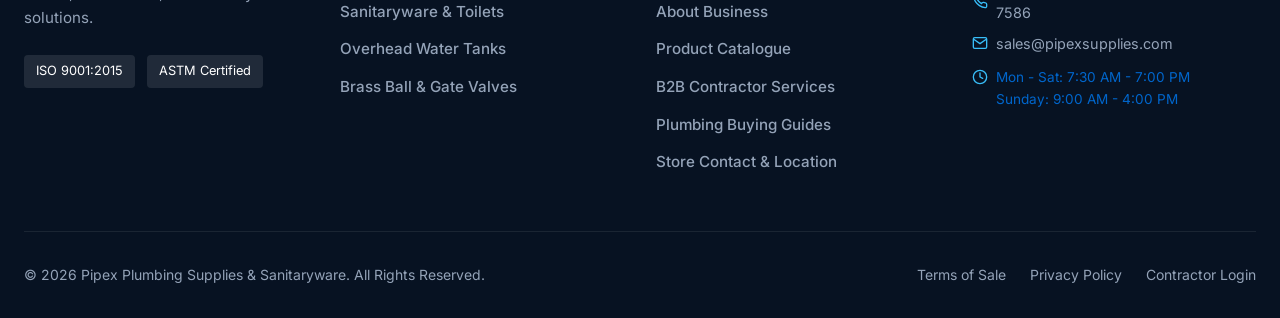
<file: Pipex---plumbings-supplies-website-main/about.html>
<!DOCTYPE html>
<html lang="en">
<head>
  <meta charset="UTF-8">
  <meta name="viewport" content="width=device-width, initial-scale=1.0">
  <title>About Us | Pipex Plumbing Supplies & Sanitary Fittings Store</title>
  <meta name="description" content="Learn about Pipex's history, mission, inventory expertise across CPVC pipes, faucets, sanitaryware, and wholesale contractor support.">
  <link rel="icon" type="image/svg+xml" href="favicon.svg">
  <link rel="stylesheet" href="css/styles.css">
</head>
<body>

  <!-- Site Header -->
  <header class="site-header">
    <div class="container">
      <div class="header-inner">
        <a href="index.html" class="brand-logo">
          <div class="brand-icon">
            <svg width="22" height="22" viewBox="0 0 24 24" fill="none" stroke="currentColor" stroke-width="2.5" stroke-linecap="round" stroke-linejoin="round"><path d="M14.7 6.3a1 1 0 0 0 0 1.4l1.6 1.6a1 1 0 0 0 1.4 0l3.77-3.77a6 6 0 0 1-7.94 7.94l-6.91 6.91a2.12 2.12 0 0 1-3-3l6.91-6.91a6 6 0 0 1 7.94-7.94l-3.76 3.76z"/></svg>
          </div>
          <div>Pipe<span>x</span></div>
        </a>

        <ul class="nav-menu">
          <li><a href="index.html" class="nav-link">Home</a></li>
          <li><a href="home2.html" class="nav-link">Home 2</a></li>
          <li><a href="about.html" class="nav-link active">About</a></li>
          <li><a href="products.html" class="nav-link">Products</a></li>
          <li><a href="services.html" class="nav-link">Services</a></li>
          <li><a href="blog.html" class="nav-link">Blog</a></li>
          <li><a href="contact.html" class="nav-link">Contact</a></li>
        </ul>

        <div class="header-actions">
          <button class="action-btn rtl-toggle" title="Toggle RTL / LTR" aria-label="Toggle Direction">
            <span>RTL</span>
          </button>
          <button class="action-btn theme-toggle" title="Toggle Theme" aria-label="Toggle Dark/Light Mode">
            <svg width="18" height="18" viewBox="0 0 24 24" fill="none" stroke="currentColor" stroke-width="2" stroke-linecap="round" stroke-linejoin="round"><path d="M21 12.79A9 9 0 1 1 11.21 3 7 7 0 0 0 21 12.79z"></path></svg>
          </button>
          <button class="action-btn cart-trigger" title="View Bulk Quote List">
            <svg width="18" height="18" viewBox="0 0 24 24" fill="none" stroke="currentColor" stroke-width="2" stroke-linecap="round" stroke-linejoin="round"><path d="M16 4h2a2 2 0 0 1 2 2v14a2 2 0 0 1-2 2H6a2 2 0 0 1-2-2V6a2 2 0 0 1 2-2h2"/><rect x="8" y="2" width="8" height="4" rx="1" ry="1"/></svg>
            <span class="cart-badge">0</span>
          </button>
          <a href="contact.html" class="btn btn-primary btn-sm">Get Bulk Quote</a>
          <button class="mobile-toggle" aria-label="Toggle Menu">☰</button>
        </div>
      </div>
    </div>
  </header>

  <!-- Mobile Drawer -->
  <div class="mobile-nav-drawer" id="mobile-drawer">
    <div style="display:flex; justify-content:space-between; align-items:center; margin-bottom: 1.5rem;">
      <a href="index.html" class="brand-logo">
        <div class="brand-icon">
          <svg width="22" height="22" viewBox="0 0 24 24" fill="none" stroke="currentColor" stroke-width="2.5" stroke-linecap="round" stroke-linejoin="round"><path d="M14.7 6.3a1 1 0 0 0 0 1.4l1.6 1.6a1 1 0 0 0 1.4 0l3.77-3.77a6 6 0 0 1-7.94 7.94l-6.91 6.91a2.12 2.12 0 0 1-3-3l6.91-6.91a6 6 0 0 1 7.94-7.94l-3.76 3.76z"/></svg>
        </div>
        <div>Pipe<span>x</span></div>
      </a>
      <button id="mobile-drawer-close" style="font-size: 1.5rem; color: var(--text-primary);">✕</button>
    </div>

    <!-- Mobile Drawer Actions: Cart & Bulk Quote CTA -->
    <div style="display:flex; flex-direction:column; gap:0.75rem; margin-bottom:1.5rem; padding-bottom:1.25rem; border-bottom:1px solid var(--border-color);">
      <button class="action-btn cart-trigger" style="width:100%; border-radius: var(--radius-md); height: 44px; display:flex; align-items:center; justify-content:center; gap:0.6rem; font-weight:700; background:var(--bg-surface-alt); border:1px solid var(--border-color); color:var(--text-primary);" title="View Bulk Quote List">
        <svg width="18" height="18" viewBox="0 0 24 24" fill="none" stroke="currentColor" stroke-width="2" stroke-linecap="round" stroke-linejoin="round"><path d="M16 4h2a2 2 0 0 1 2 2v14a2 2 0 0 1-2 2H6a2 2 0 0 1-2-2V6a2 2 0 0 1 2-2h2"/><rect x="8" y="2" width="8" height="4" rx="1" ry="1"/></svg>
        <span>Bulk Quote List</span>
        <span class="cart-badge" style="position:relative; top:auto; right:auto;">0</span>
      </button>
      <a href="contact.html" class="btn btn-primary" style="width:100%; text-align:center;">Get Bulk Quote</a>
    </div>

    <ul style="list-style:none; display:flex; flex-direction:column; gap: 1.25rem;">
      <li><a href="index.html" style="font-weight:600; color:var(--text-primary); font-size: 1.1rem;">Home</a></li>
      <li><a href="home2.html" style="font-weight:600; color:var(--text-primary); font-size: 1.1rem;">Home 2</a></li>
      <li><a href="about.html" style="font-weight:700; color:var(--accent-blue); font-size: 1.1rem;">About</a></li>
      <li><a href="products.html" style="font-weight:600; color:var(--text-primary); font-size: 1.1rem;">Products</a></li>
      <li><a href="services.html" style="font-weight:600; color:var(--text-primary); font-size: 1.1rem;">Services</a></li>
      <li><a href="blog.html" style="font-weight:600; color:var(--text-primary); font-size: 1.1rem;">Blog</a></li>
      <li><a href="contact.html" style="font-weight:600; color:var(--text-primary); font-size: 1.1rem;">Contact</a></li>
    </ul>
  </div>

  <main>
    <!-- SECTION 1: Compact Page Hero -->
    <section class="section-canvas hero-gradient-section section-padding-sm" style="padding-top: 3rem; padding-bottom: 3.5rem;">
      <div class="container">
        <div class="grid grid-2 items-center gap-4">
          <div>
            <div class="section-subtitle">Our Heritage & Identity</div>
            <h1 class="hero-title" style="margin-bottom: 0.85rem;">Empowering Builders & Homeowners with Reliable Plumbing Materials</h1>
            <p class="hero-desc">
              Over 15 years of distribution excellence in pressure piping, certified valves, luxury bathroom faucets, and commercial water storage.
            </p>
          </div>
          <div>
            <div class="card" style="padding:0; overflow:hidden; border-radius: var(--radius-xl); box-shadow: var(--shadow-hover);">
              <img src="assets/images/hero_plumbing.jpg" alt="Reliable Plumbing Materials and Engineering Supplies" style="width:100%; height: 260px; object-fit:cover;" />
            </div>
          </div>
        </div>
      </div>
    </section>

    <!-- SECTION 2: About the Business Section -->
    <section class="section-white section-padding">
      <div class="container">
        <div class="grid grid-2 items-center gap-4">
          <div>
            <div class="section-subtitle">Behind Pipex</div>
            <h2 class="section-title">A Legacy Built on Quality Plumbing Supplies</h2>
            <p class="section-desc" style="margin-bottom: 1.25rem;">
              Founded in 2011, Pipex began as a local trade counter serving neighborhood plumbers. Today, we operate a 15,000 sq.ft. distribution hub housing over 12,000 active SKUs across premier certified manufacturers.
            </p>
            <p style="font-size: 0.95rem; color: var(--text-secondary); margin-bottom: 1.5rem;">
              We specialize strictly in the supply of high-grade plumbing materials and sanitary fittings—ensuring every project, from small residential bathroom upgrades to multi-story housing developments, is supplied with leak-proof, long-lasting components.
            </p>
            <div class="flex gap-3 flex-wrap">
              <div style="background:var(--bg-surface-tint); padding:1rem 1.5rem; border-radius:var(--radius-md); text-align:center;">
                <div style="font-weight:800; font-size:1.6rem; color:var(--accent-blue);">15,000 sq.ft</div>
                <div style="font-size:0.8rem; color:var(--text-muted);">Depot & Showroom</div>
              </div>
              <div style="background:var(--bg-surface-tint); padding:1rem 1.5rem; border-radius:var(--radius-md); text-align:center;">
                <div style="font-weight:800; font-size:1.6rem; color:var(--accent-blue);">100% Certified</div>
                <div style="font-size:0.8rem; color:var(--text-muted);">ASTM & ISO Standards</div>
              </div>
            </div>
          </div>

          <div>
            <div class="card" style="padding:0; overflow:hidden; border-radius:var(--radius-xl); box-shadow:var(--shadow-hover);">
              <img src="assets/images/contractor_warehouse.jpg" alt="Pipex 15,000 sq.ft Plumbing Supplies Distribution Hub" style="width:100%; height: 350px; object-fit:cover;" />
            </div>
          </div>
        </div>
      </div>
    </section>

    <!-- SECTION 3: Strategic Core (Mission, Vision & Core Values) -->
    <section class="section-canvas section-padding">
      <div class="container">
        <div class="section-header">
          <div class="section-subtitle">Strategic Core & Pillars</div>
          <h2 class="section-title">Driven by Quality & Integrity</h2>
          <p class="section-desc">Our foundational principles shaping how we serve contractors, builders, and commercial plumbing accounts.</p>
        </div>

        <div class="strategic-core-grid">
          <!-- Pillar 1: Our Mission -->
          <div class="mv-card">
            <div class="mv-card-top">
              <div class="mv-card-icon">
                <svg width="26" height="26" viewBox="0 0 24 24" fill="none" stroke="currentColor" stroke-width="2.5">
                  <circle cx="12" cy="12" r="10"/>
                  <circle cx="12" cy="12" r="6"/>
                  <circle cx="12" cy="12" r="2"/>
                </svg>
              </div>
              <span class="mv-card-step">01 / PURPOSE</span>
            </div>
            <h3 class="mv-card-title">Our Mission</h3>
            <p class="mv-card-desc">
              To supply contractors, plumbers, and developers with authentic, high-performance plumbing supplies and sanitaryware at guaranteed wholesale pricing, backed by technical engineering support.
            </p>
            <ul class="mv-card-points">
              <li>
                <svg width="16" height="16" viewBox="0 0 24 24" fill="none" stroke="currentColor" stroke-width="3"><polyline points="20 6 9 17 4 12"></polyline></svg>
                100% Genuine ISI / ASTM Certified
              </li>
              <li>
                <svg width="16" height="16" viewBox="0 0 24 24" fill="none" stroke="currentColor" stroke-width="3"><polyline points="20 6 9 17 4 12"></polyline></svg>
                Direct Factory Wholesale Pricing
              </li>
              <li>
                <svg width="16" height="16" viewBox="0 0 24 24" fill="none" stroke="currentColor" stroke-width="3"><polyline points="20 6 9 17 4 12"></polyline></svg>
                Guaranteed 24–48h Jobsite Dispatch
              </li>
            </ul>
            <div class="mv-card-badge">
              <span>Fulfillment SLA</span>
              <strong>99.8% On-Time</strong>
            </div>
          </div>

          <!-- Pillar 2: Our Vision -->
          <div class="mv-card mv-card-vision">
            <div class="mv-card-top">
              <div class="mv-card-icon">
                <svg width="26" height="26" viewBox="0 0 24 24" fill="none" stroke="currentColor" stroke-width="2.5">
                  <path d="M4.5 16.5c-1.5 1.26-2 5-2 5s3.74-.5 5-2c.71-.84.7-2.13-.09-2.91a2.18 2.18 0 0 0-2.91-.09z"/>
                  <path d="M12 15l-3-3a22 22 0 0 1 2-3.95A12.88 12.88 0 0 1 22 2c0 2.72-.78 7.5-6 11a22.35 22.35 0 0 1-4 2z"/>
                </svg>
              </div>
              <span class="mv-card-step">02 / AMBITION</span>
            </div>
            <h3 class="mv-card-title">Our Vision</h3>
            <p class="mv-card-desc">
              To be the most trusted regional distribution network for precision plumbing hardware, championing sustainable water conservation and zero-leak building infrastructure.
            </p>
            <ul class="mv-card-points">
              <li>
                <svg width="16" height="16" viewBox="0 0 24 24" fill="none" stroke="currentColor" stroke-width="3"><polyline points="20 6 9 17 4 12"></polyline></svg>
                Zero-Defect Plumbing Standards
              </li>
              <li>
                <svg width="16" height="16" viewBox="0 0 24 24" fill="none" stroke="currentColor" stroke-width="3"><polyline points="20 6 9 17 4 12"></polyline></svg>
                Eco-Friendly Water Flow Systems
              </li>
              <li>
                <svg width="16" height="16" viewBox="0 0 24 24" fill="none" stroke="currentColor" stroke-width="3"><polyline points="20 6 9 17 4 12"></polyline></svg>
                Regional Warehouse Modernization
              </li>
            </ul>
            <div class="mv-card-badge">
              <span>Network Reach</span>
              <strong>Regional Hub Leader</strong>
            </div>
          </div>

          <!-- Pillar 3: Core Values & Ethics -->
          <div class="mv-card mv-card-values">
            <div class="mv-card-top">
              <div class="mv-card-icon">
                <svg width="26" height="26" viewBox="0 0 24 24" fill="none" stroke="currentColor" stroke-width="2.5">
                  <polygon points="12 2 15.09 8.26 22 9.27 17 14.14 18.18 21.02 12 17.77 5.82 21.02 7 14.14 2 9.27 8.91 8.26 12 2"/>
                </svg>
              </div>
              <span class="mv-card-step">03 / INTEGRITY</span>
            </div>
            <h3 class="mv-card-title">Core Values</h3>
            <p class="mv-card-desc">
              Uncompromising ethics built on four decades of contractor partnerships, transparent itemized BOQ estimates, and long-term warranties direct from manufacturers.
            </p>
            <ul class="mv-card-points">
              <li>
                <svg width="16" height="16" viewBox="0 0 24 24" fill="none" stroke="currentColor" stroke-width="3"><polyline points="20 6 9 17 4 12"></polyline></svg>
                Transparent Itemized Estimations
              </li>
              <li>
                <svg width="16" height="16" viewBox="0 0 24 24" fill="none" stroke="currentColor" stroke-width="3"><polyline points="20 6 9 17 4 12"></polyline></svg>
                Dedicated Trade Desk Engineers
              </li>
              <li>
                <svg width="16" height="16" viewBox="0 0 24 24" fill="none" stroke="currentColor" stroke-width="3"><polyline points="20 6 9 17 4 12"></polyline></svg>
                Comprehensive Factory Warranties
              </li>
            </ul>
            <div class="mv-card-badge">
              <span>Trade Trust</span>
              <strong>40+ Years Legacy</strong>
            </div>
          </div>
        </div>

        <!-- Integrated Strategic Impact Stats -->
        <div class="strategic-stats-bar">
          <div class="stat-item-box">
            <div class="stat-item-num">12,000+</div>
            <div class="stat-item-label">Certified SKUs in Stock</div>
          </div>
          <div class="stat-item-box">
            <div class="stat-item-num">500+</div>
            <div class="stat-item-label">Trade Contractor Accounts</div>
          </div>
          <div class="stat-item-box">
            <div class="stat-item-num">100%</div>
            <div class="stat-item-label">Genuine Factory Warranty</div>
          </div>
          <div class="stat-item-box">
            <div class="stat-item-num">&lt; 4 Hours</div>
            <div class="stat-item-label">Average Quote Turnaround</div>
          </div>
        </div>
      </div>
    </section>

    <!-- SECTION 4: Product Expertise Section -->
    <section class="section-white section-padding">
      <div class="container">
        <div class="section-header">
          <div class="section-subtitle">Deep Product Mastery</div>
          <h2 class="section-title">Comprehensive Material Coverage</h2>
          <p class="section-desc">Our inventory specialists possess in-depth technical knowledge across all plumbing product lines.</p>
        </div>

        <div class="grid grid-3 gap-3">
          <div class="mastery-card">
            <div class="mastery-card-header">
              <div class="mastery-icon-box">
                <svg width="22" height="22" viewBox="0 0 24 24" fill="none" stroke="currentColor" stroke-width="2"><path d="M22 12h-4l-3 9L9 3l-3 9H2"/></svg>
              </div>
              <h4 class="mastery-card-title">Pipes & Fittings</h4>
            </div>
            <p class="mastery-card-desc">CPVC hot/cold lines, UPVC pressure pipes, SWR drainage fittings, solvent cements & primer.</p>
            <div class="mastery-tags">
              <span class="mastery-tag">CPVC</span>
              <span class="mastery-tag">UPVC</span>
              <span class="mastery-tag">SWR</span>
              <span class="mastery-tag">Solvents</span>
            </div>
          </div>

          <div class="mastery-card">
            <div class="mastery-card-header">
              <div class="mastery-icon-box">
                <svg width="22" height="22" viewBox="0 0 24 24" fill="none" stroke="currentColor" stroke-width="2"><path d="M12 22s8-4 8-10V5l-8-3-8 3v7c0 6 8 10 8 10z"/></svg>
              </div>
              <h4 class="mastery-card-title">Taps & Faucets</h4>
            </div>
            <p class="mastery-card-desc">Single-lever basin mixers, wall-mounted sink taps, thermostatic bath spouts & bib cocks.</p>
            <div class="mastery-tags">
              <span class="mastery-tag">Basin Mixers</span>
              <span class="mastery-tag">Sink Taps</span>
              <span class="mastery-tag">Thermostatic</span>
            </div>
          </div>

          <div class="mastery-card">
            <div class="mastery-card-header">
              <div class="mastery-icon-box">
                <svg width="22" height="22" viewBox="0 0 24 24" fill="none" stroke="currentColor" stroke-width="2"><path d="M3 9l9-7 9 7v11a2 2 0 0 1-2 2H5a2 2 0 0 1-2-2z"/></svg>
              </div>
              <h4 class="mastery-card-title">Sanitaryware & Urinals</h4>
            </div>
            <p class="mastery-card-desc">Architectural rimless wall-hung closets, table-top ceramic basins & automatic sensor urinals.</p>
            <div class="mastery-tags">
              <span class="mastery-tag">Wall-Hung</span>
              <span class="mastery-tag">Ceramic Sinks</span>
              <span class="mastery-tag">Sensors</span>
            </div>
          </div>

          <div class="mastery-card">
            <div class="mastery-card-header">
              <div class="mastery-icon-box">
                <svg width="22" height="22" viewBox="0 0 24 24" fill="none" stroke="currentColor" stroke-width="2"><circle cx="12" cy="12" r="10"/><path d="M12 6v6l4 2"/></svg>
              </div>
              <h4 class="mastery-card-title">Valves & Pressure Control</h4>
            </div>
            <p class="mastery-card-desc">Brass ball valves, gate valves, check valves, pressure reducing valves & motor valves.</p>
            <div class="mastery-tags">
              <span class="mastery-tag">Brass Ball</span>
              <span class="mastery-tag">PRV Valves</span>
              <span class="mastery-tag">Check Valves</span>
            </div>
          </div>

          <div class="mastery-card">
            <div class="mastery-card-header">
              <div class="mastery-icon-box">
                <svg width="22" height="22" viewBox="0 0 24 24" fill="none" stroke="currentColor" stroke-width="2"><path d="M21 16V8a2 2 0 0 0-1-1.73l-7-4a2 2 0 0 0-2 0l-7 4A2 2 0 0 0 3 8v8a2 2 0 0 0 1 1.73l7 4a2 2 0 0 0 2 0l7-4A2 2 0 0 0 21 16z"/></svg>
              </div>
              <h4 class="mastery-card-title">Water Storage Tanks</h4>
            </div>
            <p class="mastery-card-desc">3-layer and 4-layer thermal anti-bacterial overhead plastic tanks from 500L to 5,000L.</p>
            <div class="mastery-tags">
              <span class="mastery-tag">4-Layer</span>
              <span class="mastery-tag">Anti-Bacterial</span>
              <span class="mastery-tag">500L-5000L</span>
            </div>
          </div>

          <div class="mastery-card">
            <div class="mastery-card-header">
              <div class="mastery-icon-box">
                <svg width="22" height="22" viewBox="0 0 24 24" fill="none" stroke="currentColor" stroke-width="2"><path d="M14.7 6.3a1 1 0 0 0 0 1.4l1.6 1.6a1 1 0 0 0 1.4 0l3.77-3.77a6 6 0 0 1-7.94 7.94l-6.91 6.91a2.12 2.12 0 0 1-3-3l6.91-6.91a6 6 0 0 1 7.94-7.94l-3.76 3.76z"/></svg>
              </div>
              <h4 class="mastery-card-title">Hardware & Tools</h4>
            </div>
            <p class="mastery-card-desc">Pipe wrenches, Teflon tapes, pipe clamps, rubber washers & concealed fixing kits.</p>
            <div class="mastery-tags">
              <span class="mastery-tag">Wrenches</span>
              <span class="mastery-tag">Teflon Tapes</span>
              <span class="mastery-tag">Fixing Kits</span>
            </div>
          </div>
        </div>
      </div>
    </section>

    <!-- SECTION 5: Business Core Values Section -->
    <section class="section-canvas section-padding">
      <div class="container">
        <div class="section-header">
          <div class="section-subtitle">Our Commitments</div>
          <h2 class="section-title">Core Operating Principles</h2>
          <p class="section-desc">The non-negotiable standards powering our client relationships.</p>
        </div>

        <div class="principles-grid">
          <!-- Card 1: Genuine Certified (Blue) -->
          <div class="commitment-card" data-index="01">
            <div class="commitment-header">
              <div class="commitment-icon">
                <svg width="24" height="24" viewBox="0 0 24 24" fill="none" stroke="currentColor" stroke-width="2.5"><path d="M12 22s8-4 8-10V5l-8-3-8 3v7c0 6 8 10 8 10z"/></svg>
              </div>
              <span class="commitment-num">01 / ASSURANCE</span>
            </div>
            <h4 class="commitment-title">Genuine Products Only</h4>
            <p class="commitment-desc">Zero tolerance for counterfeit materials. 100% factory certified brands with full manufacturer warranty and lab test certificates.</p>
            <div class="commitment-chip">
              <svg width="14" height="14" viewBox="0 0 24 24" fill="none" stroke="currentColor" stroke-width="3"><polyline points="20 6 9 17 4 12"></polyline></svg>
              100% Certified Direct
            </div>
          </div>

          <!-- Card 2: Transparent Pricing -->
          <div class="commitment-card" data-index="02">
            <div class="commitment-header">
              <div class="commitment-icon">
                <svg width="24" height="24" viewBox="0 0 24 24" fill="none" stroke="currentColor" stroke-width="2.5"><line x1="12" y1="1" x2="12" y2="23"/><path d="M17 5H9.5a3.5 3.5 0 0 0 0 7h5a3.5 3.5 0 0 1 0 7H6"/></svg>
              </div>
              <span class="commitment-num">02 / PRICING</span>
            </div>
            <h4 class="commitment-title">Transparent Pricing</h4>
            <p class="commitment-desc">No hidden markups or middlemen fees. Direct tiered volume discounts clearly itemized for registered builders and contractor accounts.</p>
            <div class="commitment-chip">
              <svg width="14" height="14" viewBox="0 0 24 24" fill="none" stroke="currentColor" stroke-width="3"><polyline points="20 6 9 17 4 12"></polyline></svg>
              Zero Hidden Markups
            </div>
          </div>

          <!-- Card 3: Speedy Fulfillment -->
          <div class="commitment-card" data-index="03">
            <div class="commitment-header">
              <div class="commitment-icon">
                <svg width="24" height="24" viewBox="0 0 24 24" fill="none" stroke="currentColor" stroke-width="2.5"><polygon points="13 2 3 14 12 14 11 22 21 10 12 10 13 2"/></svg>
              </div>
              <span class="commitment-num">03 / LOGISTICS</span>
            </div>
            <h4 class="commitment-title">Speedy Fulfillment</h4>
            <p class="commitment-desc">Same-day counter pickups and guaranteed 24-hour jobsite delivery fleet dispatch for emergency replacements and active building phases.</p>
            <div class="commitment-chip">
              <svg width="14" height="14" viewBox="0 0 24 24" fill="none" stroke="currentColor" stroke-width="3"><polyline points="20 6 9 17 4 12"></polyline></svg>
              24H Site Dispatch
            </div>
          </div>

          <!-- Card 4: Technical Support -->
          <div class="commitment-card" data-index="04">
            <div class="commitment-header">
              <div class="commitment-icon">
                <svg width="24" height="24" viewBox="0 0 24 24" fill="none" stroke="currentColor" stroke-width="2.5"><path d="M17 21v-2a4 4 0 0 0-4-4H5a4 4 0 0 0-4 4v2"/><circle cx="9" cy="7" r="4"/><path d="M23 21v-2a4 4 0 0 0-3-3.87"/><path d="M16 3.13a4 4 0 0 1 0 7.75"/></svg>
              </div>
              <span class="commitment-num">04 / CONSULTING</span>
            </div>
            <h4 class="commitment-title">Technical Support</h4>
            <p class="commitment-desc">Dedicated in-house hydraulic engineers and plumbing specialists to assist on sizing calculations, booster pumps, and CAD blueprints.</p>
            <div class="commitment-chip">
              <svg width="14" height="14" viewBox="0 0 24 24" fill="none" stroke="currentColor" stroke-width="3"><polyline points="20 6 9 17 4 12"></polyline></svg>
              In-House Engineers
            </div>
          </div>
        </div>
      </div>
    </section>

    <!-- SECTION 6: Final Company CTA Section -->
    <section class="section-white" style="padding-top: 3.5rem; padding-bottom: 2rem;">
      <div class="container">
        <div class="about-partner-card">
          <div class="about-partner-grid">
            <div>
              <div class="section-subtitle" style="margin-bottom: 0.85rem;">Partner With Us</div>
              <h2 class="about-partner-title">Looking for a Reliable <span style="color: var(--accent-blue);">Plumbing Supply Partner?</span></h2>
              <p class="about-partner-desc">
                Partner with Pipex for direct access to authentic ISI/ASTM certified plumbing materials, revolving 30-day contractor credit terms, and dedicated technical estimation assistance.
              </p>
              <div class="about-partner-actions">
                <a href="contact.html" class="btn btn-primary btn-lg">Open Contractor Account →</a>
                <a href="products.html" class="btn btn-secondary btn-lg">Explore Catalogue</a>
              </div>
            </div>

            <div class="about-partner-perks">
              <div class="about-partner-perk">
                <div class="about-partner-icon">
                  <svg width="20" height="20" viewBox="0 0 24 24" fill="none" stroke="currentColor" stroke-width="2.5"><line x1="12" y1="1" x2="12" y2="23"/><path d="M17 5H9.5a3.5 3.5 0 0 0 0 7h5a3.5 3.5 0 0 1 0 7H6"/></svg>
                </div>
                <div>
                  <div class="about-partner-perk-title">Revolving Trade Credit & GST Invoicing</div>
                  <div class="about-partner-perk-desc">Flexible 30-day payment cycles and structured billing for verified contractors.</div>
                </div>
              </div>

              <div class="about-partner-perk">
                <div class="about-partner-icon">
                  <svg width="20" height="20" viewBox="0 0 24 24" fill="none" stroke="currentColor" stroke-width="2.5"><path d="M14 2H6a2 2 0 0 0-2 2v16a2 2 0 0 0 2 2h12a2 2 0 0 0 2-2V8z"/><polyline points="14 2 14 8 20 8"/><line x1="16" y1="13" x2="8" y2="13"/><line x1="16" y1="17" x2="8" y2="17"/></svg>
                </div>
                <div>
                  <div class="about-partner-perk-title">Fast-Track BOQ Line-Item Pricing</div>
                  <div class="about-partner-perk-desc">Submit your project blueprints for itemized wholesale tier estimation within 2 hours.</div>
                </div>
              </div>

              <div class="about-partner-perk">
                <div class="about-partner-icon">
                  <svg width="20" height="20" viewBox="0 0 24 24" fill="none" stroke="currentColor" stroke-width="2.5"><rect x="1" y="3" width="15" height="13"/><polygon points="16 8 20 8 23 11 23 16 16 16 16 8"/><circle cx="5.5" cy="18.5" r="2.5"/><circle cx="18.5" cy="18.5" r="2.5"/></svg>
                </div>
                <div>
                  <div class="about-partner-perk-title">Direct Jobsite Fleet Delivery</div>
                  <div class="about-partner-perk-desc">Guaranteed 24-hour jobsite dispatch for pipes, valves, and bulky water storage tanks.</div>
                </div>
              </div>
            </div>
          </div>
        </div>
      </div>
    </section>

    <!-- SECTION 7: B2B Trade Intelligence & Price Alerts Newsletter -->
    <section class="newsletter-section">
      <div class="container">
        <div class="newsletter-box">
          <div class="newsletter-glow-1"></div>
          <div class="newsletter-glow-2"></div>

          <div class="newsletter-grid">
            <div>
              <div class="newsletter-badge">
                <svg width="14" height="14" viewBox="0 0 24 24" fill="none" stroke="currentColor" stroke-width="2.5"><path d="M12 2l3.09 6.26L22 9.27l-5 4.87 1.18 6.88L12 17.77l-6.18 3.25L7 14.14 2 9.27l6.91-1.01L12 2z"/></svg>
                B2B Trade Intelligence & Price Alerts
              </div>
              <h2 class="newsletter-title">Stay Ahead on Wholesale Plumbing Rates & New Releases</h2>
              <p class="newsletter-desc">
                Subscribe to receive weekly raw material market updates, CPVC resin price shifts, new luxury sanitaryware releases, and exclusive contractor tiered coupon codes directly in your inbox.
              </p>
              <div class="newsletter-perks">
                <div class="newsletter-perk-item">
                  <svg width="16" height="16" viewBox="0 0 24 24" fill="none" stroke="currentColor" stroke-width="3"><polyline points="20 6 9 17 4 12"/></svg>
                  <span>Weekly Price Index</span>
                </div>
                <div class="newsletter-perk-item">
                  <svg width="16" height="16" viewBox="0 0 24 24" fill="none" stroke="currentColor" stroke-width="3"><polyline points="20 6 9 17 4 12"/></svg>
                  <span>Exclusive B2B Codes</span>
                </div>
                <div class="newsletter-perk-item">
                  <svg width="16" height="16" viewBox="0 0 24 24" fill="none" stroke="currentColor" stroke-width="3"><polyline points="20 6 9 17 4 12"/></svg>
                  <span>No Spam Guarantee</span>
                </div>
                <div class="newsletter-perk-item">
                  <svg width="16" height="16" viewBox="0 0 24 24" fill="none" stroke="currentColor" stroke-width="3"><polyline points="20 6 9 17 4 12"/></svg>
                  <span>Instant 1-Click Unsubscribe</span>
                </div>
              </div>
            </div>

            <div>
              <div class="newsletter-card-form">
                <div class="newsletter-form-title">Join 4,500+ Contractors & Builders</div>
                <div class="newsletter-form-sub">Select your trade profile & unlock an instant 10% discount on your first order:</div>

                <form class="newsletter-form">
                  <div class="newsletter-role-select">
                    <label class="newsletter-role-pill active">
                      <input type="radio" name="trade_role" value="contractor" checked />
                      <span>Contractor / Plumber</span>
                    </label>
                    <label class="newsletter-role-pill">
                      <input type="radio" name="trade_role" value="builder" />
                      <span>Builder / Architect</span>
                    </label>
                    <label class="newsletter-role-pill">
                      <input type="radio" name="trade_role" value="homeowner" />
                      <span>Homeowner</span>
                    </label>
                  </div>

                  <div class="newsletter-input-group">
                    <div class="newsletter-input-field">
                      <div class="newsletter-input-icon">
                        <svg width="18" height="18" viewBox="0 0 24 24" fill="none" stroke="currentColor" stroke-width="2"><path d="M4 4h16c1.1 0 2 .9 2 2v12c0 1.1-.9 2-2 2H4c-1.1 0-2-.9-2-2V6c0-1.1.9-2 2-2z"/><polyline points="22,6 12,13 2,6"/></svg>
                      </div>
                      <input type="email" class="newsletter-input" placeholder="Enter your business email address..." required />
                    </div>
                    <button type="submit" class="newsletter-submit-btn">
                      <span>Subscribe & Get 10% Discount Code</span>
                      <svg width="18" height="18" viewBox="0 0 24 24" fill="none" stroke="currentColor" stroke-width="2.5"><line x1="5" y1="12" x2="19" y2="12"/><polyline points="12 5 19 12 12 19"/></svg>
                    </button>
                  </div>

                  <div class="newsletter-legal">
                    By subscribing you agree to our <a href="about.html">Privacy Policy</a>. We respect your inbox.
                  </div>
                </form>
              </div>
            </div>
          </div>
        </div>
      </div>
    </section>
  </main>

  <!-- Side Drawer & Modals -->
  <div class="drawer-overlay" id="cart-drawer-overlay">
    <div class="drawer-panel">
      <div class="drawer-header">
        <h3 style="font-size:1.15rem; color:var(--text-primary); display:flex; align-items:center; gap:0.5rem;"><svg width="20" height="20" viewBox="0 0 24 24" fill="none" stroke="currentColor" stroke-width="2"><path d="M16 4h2a2 2 0 0 1 2 2v14a2 2 0 0 1-2 2H6a2 2 0 0 1-2-2V6a2 2 0 0 1 2-2h2"/><rect x="8" y="2" width="8" height="4" rx="1" ry="1"/></svg> Bulk Quotation List</h3>
        <button id="cart-drawer-close" style="font-size:1.5rem; color:var(--text-primary);">✕</button>
      </div>
      <div class="drawer-body" id="cart-drawer-items"></div>
      <div class="drawer-footer">
        <div style="display:flex; justify-content:space-between; align-items:center; margin-bottom: 1rem;">
          <span style="font-weight:600; color:var(--text-muted);">Estimated Base Total:</span>
          <span id="cart-drawer-total" style="font-size:1.4rem; font-weight:800; color:var(--text-primary);">$0.00</span>
        </div>
        <button class="btn btn-primary" id="cart-submit-quote" style="width:100%;">Submit Bulk Quotation Request →</button>
      </div>
    </div>
  </div>

  <div class="modal-overlay" id="search-modal">
    <div class="modal-container" style="max-width: 650px; padding: 2rem;">
      <button class="modal-close" id="search-close">✕</button>
      <h3 style="margin-bottom: 1rem;">Search Catalogue</h3>
      <input type="text" id="global-search-input" class="form-input" placeholder="Type pipe, tap, valve, water tank, brand..." style="font-size: 1.1rem; padding: 1rem;" />
      <div id="global-search-results" style="margin-top: 1.5rem; max-height: 350px; overflow-y: auto;"></div>
    </div>
  </div>

  <div class="modal-overlay" id="quickview-modal">
    <div class="modal-container">
      <button class="modal-close" onclick="closeQuickView()">✕</button>
      <div id="quickview-content"></div>
    </div>
  </div>

  <!-- Footer -->
  <footer class="site-footer">
    <div class="container">
      <div class="grid grid-4 gap-4 footer-top">
        <div class="footer-brand">
          <a href="index.html" class="brand-logo" style="margin-bottom:1rem;">
            <div class="brand-icon">
              <svg width="22" height="22" viewBox="0 0 24 24" fill="none" stroke="currentColor" stroke-width="2.5"
                stroke-linecap="round" stroke-linejoin="round">
                <path
                  d="M14.7 6.3a1 1 0 0 0 0 1.4l1.6 1.6a1 1 0 0 0 1.4 0l3.77-3.77a6 6 0 0 1-7.94 7.94l-6.91 6.91a2.12 2.12 0 0 1-3-3l6.91-6.91a6 6 0 0 1 7.94-7.94l-3.76 3.76z" />
              </svg>
            </div>
            <div style="color:#ffffff;">Pipe<span style="color:var(--accent-blue-light);">x</span></div>
          </a>
          <p>Your premier distributor and retailer of certified plumbing pipes, fittings, valves, water tanks, and sanitaryware solutions.</p>
          <div style="display:flex; gap:0.75rem;">
            <span style="background:rgba(255,255,255,0.1); padding:0.4rem 0.75rem; border-radius:4px; color:#fff; font-size:0.8rem;">ISO 9001:2015</span>
            <span style="background:rgba(255,255,255,0.1); padding:0.4rem 0.75rem; border-radius:4px; color:#fff; font-size:0.8rem;">ASTM Certified</span>
          </div>
        </div>

        <div>
          <h4 class="footer-heading">Product Categories</h4>
          <ul class="footer-links">
            <li><a href="products.html?category=pipes-fittings">CPVC & UPVC Pipes</a></li>
            <li><a href="products.html?category=taps-faucets">Bathroom Faucets & Taps</a></li>
            <li><a href="products.html?category=sanitaryware">Sanitaryware & Toilets</a></li>
            <li><a href="products.html?category=water-storage">Overhead Water Tanks</a></li>
            <li><a href="products.html?category=valves-connectors">Brass Ball & Gate Valves</a></li>
          </ul>
        </div>

        <div>
          <h4 class="footer-heading">Quick Navigation</h4>
          <ul class="footer-links">
            <li><a href="index.html">Home</a></li>
            <li><a href="home2.html">Home 2 (Alternative)</a></li>
            <li><a href="about.html">About Business</a></li>
            <li><a href="products.html">Product Catalogue</a></li>
            <li><a href="services.html">B2B Contractor Services</a></li>
            <li><a href="blog.html">Plumbing Buying Guides</a></li>
            <li><a href="contact.html">Store Contact & Location</a></li>
          </ul>
        </div>

        <div>
          <h4 class="footer-heading">Store Hours & Location</h4>
          <p style="font-size:0.9rem; margin-bottom:0.5rem; display:flex; align-items:center; gap:0.5rem;"><svg
              width="16" height="16" viewBox="0 0 24 24" fill="none" stroke="#38bdf8" stroke-width="2">
              <path d="M21 10c0 7-9 13-9 13s-9-6-9-13a9 9 0 0 1 18 0z" />
              <circle cx="12" cy="10" r="3" />
            </svg> 742 Industrial Parkway, Plumbing District</p>
          <p style="font-size:0.9rem; margin-bottom:0.5rem; display:flex; align-items:center; gap:0.5rem;"><svg
              width="16" height="16" viewBox="0 0 24 24" fill="none" stroke="#38bdf8" stroke-width="2">
              <path
                d="M22 16.92v3a2 2 0 0 1-2.18 2 19.79 19.79 0 0 1-8.63-3.07 19.5 19.5 0 0 1-6-6 19.79 19.79 0 0 1-3.07-8.67A2 2 0 0 1 4.11 2h3a2 2 0 0 1 2 1.72 12.84 12.84 0 0 0 .7 2.81 2 2 0 0 1-.45 2.11L8.09 9.91a16 16 0 0 0 6 6l1.27-1.27a2 2 0 0 1 2.11-.45 12.84 12.84 0 0 0 2.81.7A2 2 0 0 1 22 16.92z" />
            </svg> +1 (800) 555-PLUMB / +1 (800) 555-7586</p>
          <p style="font-size:0.9rem; margin-bottom:0.5rem; display:flex; align-items:center; gap:0.5rem;"><svg
              width="16" height="16" viewBox="0 0 24 24" fill="none" stroke="#38bdf8" stroke-width="2">
              <path d="M4 4h16c1.1 0 2 .9 2 2v12c0 1.1-.9 2-2 2H4c-1.1 0-2-.9-2-2V6c0-1.1.9-2 2-2z" />
              <polyline points="22,6 12,13 2,6" />
            </svg> sales@pipexsupplies.com</p>
          <p style="font-size:0.85rem; color:var(--accent-blue); margin-top:0.75rem; display:flex; align-items:flex-start; gap:0.5rem;"><svg width="16" height="16" viewBox="0 0 24 24" fill="none" stroke="#38bdf8" stroke-width="2" stroke-linecap="round" stroke-linejoin="round" style="margin-top:2px;"><circle cx="12" cy="12" r="10"></circle><polyline points="12 6 12 12 16 14"></polyline></svg><span>Mon - Sat: 7:30 AM - 7:00 PM<br>Sunday: 9:00 AM - 4:00 PM</span></p>
        </div>
      </div>

      <div class="footer-bottom">
        <div>© 2026 Pipex Plumbing Supplies & Sanitaryware. All Rights Reserved.</div>
        <div style="display:flex; gap: 1.5rem;">
          <a href="contact.html" style="color:#94a3b8;">Terms of Sale</a>
          <a href="contact.html" style="color:#94a3b8;">Privacy Policy</a>
          <a href="contact.html" style="color:#94a3b8;">Contractor Login</a>
        </div>
      </div>
    </div>
  </footer>

  <script src="js/products.js"></script>
  <script src="js/main.js"></script>
</body>
</html>
</file>
<file: css/styles.css>
/* ==========================================================================
   PlumbPro - Plumbing Supplies & Sanitary Fittings Store CSS Design System
   Visual Inspiration: Soft sky-blue canvas, white flowing sections, deep navy
   typography, vibrant blue buttons, warm red/orange accents, rounded cards.
   ========================================================================== */

@import url('https://fonts.googleapis.com/css2?family=Plus+Jakarta+Sans:wght@400;500;600;700;800&family=Inter:wght@400;500;600;700&display=swap');

:root {
  /* Color Palette */
  --bg-canvas: #edf5fc;
  --bg-surface: #ffffff;
  --bg-surface-alt: #f4f9fd;
  --bg-surface-tint: #e2effc;

  --text-primary: #0a192f;
  --text-secondary: #334155;
  --text-muted: #64748b;
  --text-light: #94a3b8;

  --accent-blue: #0066cc;
  --accent-blue-hover: #0052a3;
  --accent-blue-light: #e0f2fe;
  --accent-blue-glow: rgba(0, 102, 204, 0.25);

  --accent-red: #ff4d4d;
  --accent-red-light: #ffe6e6;
  --accent-orange: #f97316;
  --accent-green: #10b981;
  --accent-amber: #f59e0b;

  --border-color: #dbeafe;
  --border-subtle: #e2e8f0;

  /* Fonts */
  --font-heading: 'Plus Jakarta Sans', system-ui, -apple-system, sans-serif;
  --font-body: 'Inter', system-ui, -apple-system, sans-serif;

  /* Borders & Shadows */
  --radius-sm: 8px;
  --radius-md: 14px;
  --radius-lg: 20px;
  --radius-xl: 28px;
  --radius-full: 9999px;

  --shadow-subtle: 0 4px 12px rgba(10, 25, 47, 0.03);
  --shadow-card: 0 10px 25px rgba(0, 102, 204, 0.06), 0 2px 6px rgba(10, 25, 47, 0.04);
  --shadow-hover: 0 18px 36px rgba(0, 102, 204, 0.14), 0 4px 10px rgba(10, 25, 47, 0.06);
  --shadow-modal: 0 24px 48px rgba(10, 25, 47, 0.2);

  /* Transitions */
  --transition-fast: all 0.2s cubic-bezier(0.4, 0, 0.2, 1);
  --transition-normal: all 0.3s cubic-bezier(0.4, 0, 0.2, 1);
  --transition-bounce: all 0.4s cubic-bezier(0.34, 1.56, 0.64, 1);
}

/* ==========================================================================
   Dark Mode Theme System
   ========================================================================== */
[data-theme="dark"] {
  --bg-canvas: #071220;
  --bg-surface: #0e1e36;
  --bg-surface-alt: #132742;
  --bg-surface-tint: #193152;

  --text-primary: #f8fafc;
  --text-secondary: #cbd5e1;
  --text-muted: #94a3b8;
  --text-light: #64748b;

  --accent-blue: #38bdf8;
  --accent-blue-hover: #0ea5e9;
  --accent-blue-light: rgba(56, 189, 248, 0.18);
  --accent-blue-glow: rgba(56, 189, 248, 0.35);

  --border-color: #1e3a5f;
  --border-subtle: #24466f;

  --shadow-subtle: 0 4px 12px rgba(0, 0, 0, 0.4);
  --shadow-card: 0 10px 25px rgba(0, 0, 0, 0.45);
  --shadow-hover: 0 18px 36px rgba(0, 0, 0, 0.6);
  --shadow-modal: 0 24px 48px rgba(0, 0, 0, 0.7);
}

[data-theme="dark"] .site-header {
  background: rgba(14, 30, 54, 0.94);
  border-bottom: 1px solid rgba(30, 58, 95, 0.8);
}

[data-theme="dark"] .site-header.scrolled {
  background: rgba(7, 18, 32, 0.98);
  box-shadow: 0 10px 30px rgba(0, 0, 0, 0.5);
}

[data-theme="dark"] .mobile-nav-drawer,
[data-theme="dark"] .drawer-panel,
[data-theme="dark"] .modal-container {
  background: #0e1e36;
  color: #f8fafc;
  border: 1px solid #1e3a5f;
}

[data-theme="dark"] .form-input,
[data-theme="dark"] .form-select,
[data-theme="dark"] .form-textarea {
  background: #132742;
  border-color: #1e3a5f;
  color: #f8fafc;
}

[data-theme="dark"] .form-input::placeholder,
[data-theme="dark"] .form-textarea::placeholder {
  color: rgba(255, 255, 255, 0.45);
}

[data-theme="dark"] .site-footer {
  background: #040913;
  border-top: 1px solid #1e3a5f;
}

[data-theme="dark"] .hero-section,
[data-theme="dark"] .section-canvas {
  background: linear-gradient(135deg, #071220 0%, #0c1c33 100%) !important;
}

[data-theme="dark"] .section-white {
  background-color: #0e1e36 !important;
}

[data-theme="dark"] .card {
  background-color: #0e1e36;
  border-color: #1e3a5f;
}

[data-theme="dark"] .hero-deal-card {
  background: rgba(14, 30, 54, 0.92) !important;
  border: 1px solid #1e3a5f !important;
  border-left: 4px solid var(--accent-red) !important;
  box-shadow: 0 10px 30px rgba(0, 0, 0, 0.5) !important;
}

[data-theme="dark"] .category-badge {
  background: rgba(14, 30, 54, 0.92);
  color: #f8fafc;
  border: 1px solid rgba(255, 255, 255, 0.16);
  box-shadow: 0 4px 14px rgba(0, 0, 0, 0.45);
}

[data-theme="dark"] .category-card:hover .category-badge {
  background: var(--accent-blue);
  color: #ffffff;
}

[data-theme="dark"] .feature-icon-box {
  background: linear-gradient(135deg, rgba(56, 189, 248, 0.22) 0%, rgba(14, 30, 54, 0.9) 100%);
  border: 1px solid rgba(56, 189, 248, 0.35);
  color: #38bdf8;
  box-shadow: 0 6px 18px -4px rgba(0, 0, 0, 0.5);
}

[data-theme="dark"] .feature-num-tag {
  background-color: #132742;
  border-color: #1e3a5f;
  color: #94a3b8;
}

[data-theme="dark"] .feature-chip {
  background-color: rgba(56, 189, 248, 0.12);
  color: #38bdf8;
  border: 1px solid rgba(56, 189, 248, 0.25);
}

[data-theme="dark"] .cat-tag,
[data-theme="dark"] .app-tag {
  background-color: #132742;
  color: #94a3b8;
  border-color: #1e3a5f;
}

[data-theme="dark"] .btn-secondary {
  background-color: #132742;
  border-color: #1e3a5f;
  color: #f8fafc;
}

[data-theme="dark"] .btn-secondary:hover {
  background-color: #1c355c;
  border-color: var(--accent-blue);
  color: var(--accent-blue);
}

[data-theme="dark"] .wave-top svg path,
[data-theme="dark"] .wave-bottom svg path {
  fill: #071220 !important;
}

[data-theme="dark"] .trade-tier-card,
[data-theme="dark"] .contact-channel-card,
[data-theme="dark"] .blog-topic-card,
[data-theme="dark"] .piping-card,
[data-theme="dark"] .mv-card,
[data-theme="dark"] .mastery-card,
[data-theme="dark"] .commitment-card,
[data-theme="dark"] .service-card,
[data-theme="dark"] .app-card,
[data-theme="dark"] .category-card,
[data-theme="dark"] .feature-card,
[data-theme="dark"] .bestseller-card {
  background-color: #0e1e36;
  border-color: #1e3a5f;
}

.map-placeholder-box {
  background: linear-gradient(135deg, #dbeafe 0%, #bfdbfe 100%);
  height: 360px;
  display: flex;
  align-items: center;
  justify-content: center;
  position: relative;
}

[data-theme="dark"] .map-placeholder-box {
  background: linear-gradient(135deg, #0e1e36 0%, #132742 100%) !important;
  border: 1px solid #1e3a5f;
}

.hero-gradient-section {
  background: linear-gradient(135deg, #edf5fc 0%, #d8e8f8 100%);
}

.water-tank-gradient-section {
  background: linear-gradient(135deg, #edf5fc 0%, #d8e8f8 100%);
}

[data-theme="dark"] .hero-gradient-section,
[data-theme="dark"] .water-tank-gradient-section {
  background: linear-gradient(135deg, #071220 0%, #0c1c33 100%) !important;
}

[data-theme="dark"] .bestseller-card-img {
  background: rgba(255, 255, 255, 0.05);
}

[data-theme="dark"] .badge-blue {
  background: rgba(56, 189, 248, 0.18);
  color: #38bdf8;
}

[data-theme="dark"] .badge-green {
  background: rgba(16, 185, 129, 0.18);
  color: #34d399;
}

[data-theme="dark"] .badge-red {
  background: rgba(239, 68, 68, 0.18);
  color: #f87171;
}

[data-theme="dark"] .badge-amber {
  background: rgba(245, 158, 11, 0.18);
  color: #fbbf24;
}

[data-theme="dark"] .action-btn {
  background-color: #0e1e36;
  border-color: #1e3a5f;
  color: #f8fafc;
}

[data-theme="dark"] .action-btn:hover {
  background-color: #193152;
  border-color: #38bdf8;
  color: #38bdf8;
}

/* ── Product Cards ── */
[data-theme="dark"] .product-card {
  background-color: #0e1e36;
  border-color: #1e3a5f;
}

[data-theme="dark"] .product-card:hover {
  border-color: rgba(56, 189, 248, 0.45);
}

[data-theme="dark"] .product-img-wrap {
  background-color: #132742;
}

[data-theme="dark"] .badge-secondary,
[data-theme="dark"] .product-badges .badge-secondary {
  background: rgba(14, 45, 80, 0.92);
  color: #38bdf8;
  border-color: rgba(56, 189, 248, 0.35);
  box-shadow: 0 2px 8px rgba(0, 0, 0, 0.4);
}

[data-theme="dark"] .product-price-wrap {
  border-top-color: #1e3a5f;
}

[data-theme="dark"] .product-name {
  color: #f8fafc;
}

[data-theme="dark"] .price-main {
  color: #f8fafc;
}

[data-theme="dark"] .price-bulk {
  color: #34d399;
}

/* ── Drawer (Quote Cart) ── */
[data-theme="dark"] .drawer-header {
  background-color: #0a1828;
  border-bottom-color: #1e3a5f;
}

[data-theme="dark"] .drawer-body {
  background-color: #0e1e36;
}

[data-theme="dark"] .drawer-footer {
  background-color: #0a1828;
  border-top-color: #1e3a5f;
}

/* Cart item rows rendered by JS */
[data-theme="dark"] .cart-item-row {
  background-color: #132742;
  border-color: #1e3a5f;
  color: #f8fafc;
}

[data-theme="dark"] .cart-item-row span,
[data-theme="dark"] .cart-item-row div {
  color: #f8fafc;
}

/* ── Toast Notifications ── */
[data-theme="dark"] .toast {
  background-color: #0e2a4a;
  color: #f8fafc;
  border: 1px solid #1e3a5f;
}

/* ── Quick View Modal ── */
[data-theme="dark"] .modal-close {
  background-color: #132742;
  color: #f8fafc;
  border: 1px solid #1e3a5f;
}

[data-theme="dark"] #quickview-content,
[data-theme="dark"] #global-search-results {
  color: #f8fafc;
}

[data-theme="dark"] #global-search-results a,
[data-theme="dark"] #global-search-results div {
  color: #f8fafc;
  border-color: #1e3a5f;
}

/* ── Products Page Filter / Category Pills ── */
[data-theme="dark"] .cat-pill.btn-secondary {
  background-color: #132742;
  border-color: #1e3a5f;
  color: #94a3b8;
}

[data-theme="dark"] #sort-select {
  background-color: #132742;
  border-color: #1e3a5f;
  color: #f8fafc;
}

[data-theme="dark"] #sort-select option {
  background-color: #0e1e36;
  color: #f8fafc;
}

/* ==========================================================================
   RTL (Right-to-Left) Language Layout System
   ========================================================================== */
html[dir="rtl"] {
  direction: rtl;
  text-align: right;
}

html[dir="rtl"] .brand-logo {
  flex-direction: row;
}

html[dir="rtl"] .cart-badge {
  right: auto;
  left: -4px;
}

html[dir="rtl"] .drawer-panel {
  right: auto;
  left: 0;
  transform: translateX(-100%);
  visibility: hidden;
  pointer-events: none;
}

html[dir="rtl"] .drawer-overlay.active .drawer-panel {
  transform: translateX(0);
  visibility: visible;
  pointer-events: auto;
}

html[dir="rtl"] .mobile-nav-drawer {
  right: auto;
  left: 0;
  transform: translateX(-100%);
  visibility: hidden;
  pointer-events: none;
}

html[dir="rtl"] .mobile-nav-drawer.active {
  transform: translateX(0);
  visibility: visible;
  pointer-events: auto;
}

html[dir="rtl"] .product-badges {
  left: auto;
  right: 0.5rem;
}

html[dir="rtl"] .product-actions-floating {
  right: auto;
  left: 0.5rem;
  transform: translateX(-8px);
}

html[dir="rtl"] .product-card:hover .product-actions-floating {
  transform: translateX(0);
}

html[dir="rtl"] .feature-num-tag,
html[dir="rtl"] .commitment-num {
  margin-left: 0;
  margin-right: auto;
}

html[dir="rtl"] .footer-top,
html[dir="rtl"] .footer-bottom {
  text-align: right;
}

html[dir="rtl"] .footer-bottom {
  flex-direction: row-reverse;
}

html[dir="rtl"] .hero-actions {
  flex-direction: row;
  justify-content: flex-start;
}

html[dir="rtl"] .newsletter-input {
  padding: 0.85rem 2.85rem 0.85rem 1rem;
}

html[dir="rtl"] .newsletter-input-icon {
  left: auto;
  right: 1rem;
}

html[dir="rtl"] .btn-arrow,
html[dir="rtl"] .arrow-icon {
  transform: scaleX(-1);
  display: inline-block;
}

/* Theme & RTL Action Buttons */
.theme-toggle,
.rtl-toggle {
  font-family: var(--font-heading);
  font-weight: 700;
  font-size: 0.82rem;
  cursor: pointer;
  user-select: none;
}

.rtl-toggle {
  width: auto !important;
  padding: 0 0.75rem !important;
  border-radius: var(--radius-full) !important;
  gap: 0.35rem;
  letter-spacing: 0.04em;
}

.rtl-toggle.active {
  background-color: var(--accent-blue);
  color: #ffffff;
  border-color: var(--accent-blue);
}

.theme-toggle svg {
  transition: transform 0.4s ease, opacity 0.2s ease;
}

.theme-toggle:hover svg {
  transform: rotate(20deg) scale(1.1);
}

/* Reset & Base Setup */
*,
*::before,
*::after {
  box-sizing: border-box;
  margin: 0;
  padding: 0;
}

html {
  font-size: 16px;
  scroll-behavior: smooth;
  -webkit-text-size-adjust: 100%;
  overflow-x: clip;
  width: 100%;
  max-width: 100%;
}

body {
  font-family: var(--font-body);
  background-color: var(--bg-canvas);
  color: var(--text-secondary);
  line-height: 1.6;
  overflow-x: clip;
  min-height: 100vh;
  display: flex;
  flex-direction: column;
  width: 100%;
  max-width: 100%;
  position: relative;
}

main, header, footer, section {
  width: 100%;
  max-width: 100%;
  min-width: 0;
  box-sizing: border-box;
}

/* Headings */
h1,
h2,
h3,
h4,
h5,
h6 {
  font-family: var(--font-heading);
  color: var(--text-primary);
  line-height: 1.25;
  font-weight: 600;
  letter-spacing: -0.02em;
}

h1 {
  font-size: clamp(1.8rem, 2.5vw + 0.6rem, 2.6rem);
  font-weight: 600;
}

h2 {
  font-size: clamp(1.5rem, 2vw + 0.6rem, 2.1rem);
  font-weight: 600;
}

h3 {
  font-size: clamp(1.15rem, 1.2vw + 0.7rem, 1.5rem);
}

h4 {
  font-size: 1.1rem;
}

h5 {
  font-size: 0.95rem;
}

.hero-title {
  font-size: clamp(1.75rem, 2.4vw + 0.5rem, 2.4rem) !important;
  line-height: 1.25 !important;
  font-weight: 600 !important;
  letter-spacing: -0.02em;
}

.hero-desc {
  font-size: 1rem !important;
  line-height: 1.6;
  color: var(--text-secondary);
  max-width: 580px;
}

p {
  margin-bottom: 1rem;
}

p:last-child {
  margin-bottom: 0;
}

a {
  color: var(--accent-blue);
  text-decoration: none;
  transition: var(--transition-fast);
}

a:hover {
  color: var(--accent-blue-hover);
}

img {
  max-width: 100%;
  height: auto;
  display: block;
}

button,
input,
select,
textarea {
  font-family: inherit;
  font-size: inherit;
  outline: none;
}

button {
  cursor: pointer;
  border: none;
  background: none;
}

/* Layout Utilities */
.container {
  width: 100%;
  max-width: 1280px;
  margin-left: auto;
  margin-right: auto;
  padding-left: 1.5rem;
  padding-right: 1.5rem;
}

.section-padding {
  padding-top: 5rem;
  padding-bottom: 5rem;
}

.section-padding-sm {
  padding-top: 3.5rem;
  padding-bottom: 3.5rem;
}

/* Wave & Flowing Section Dividers */
.section-white {
  background-color: var(--bg-surface);
  position: relative;
  box-shadow: var(--shadow-subtle);
}

.section-canvas {
  background-color: var(--bg-canvas);
  position: relative;
}

.section-alt {
  background-color: var(--bg-surface-alt);
  position: relative;
}

.wave-top,
.wave-bottom {
  position: absolute;
  left: 0;
  width: 100%;
  overflow: hidden;
  line-height: 0;
  z-index: 2;
  pointer-events: none;
}

.wave-top {
  top: 0;
  transform: translateY(-98%);
}

.wave-bottom {
  bottom: 0;
  transform: translateY(98%);
}

.wave-top svg,
.wave-bottom svg {
  display: block;
  width: calc(100% + 1.3px);
  height: 48px;
}

@media (min-width: 768px) {

  .wave-top svg,
  .wave-bottom svg {
    height: 75px;
  }
}

/* Grid Layouts */
.grid {
  display: grid;
  gap: 2rem;
}

.grid-2 {
  grid-template-columns: repeat(2, 1fr);
}

.grid-3 {
  grid-template-columns: repeat(3, 1fr);
}

.grid-4 {
  grid-template-columns: repeat(4, 1fr);
}

.grid-5 {
  grid-template-columns: repeat(5, 1fr);
}

.items-center {
  align-items: center;
}

.justify-between {
  justify-content: space-between;
}

.flex {
  display: flex;
}

.flex-wrap {
  flex-wrap: wrap;
}

.flex-center {
  display: flex;
  align-items: center;
  justify-content: center;
}

.gap-1 {
  gap: 0.5rem;
}

.gap-2 {
  gap: 1rem;
}

.gap-3 {
  gap: 1.5rem;
}

.gap-4 {
  gap: 2rem;
}

/* Section Header Component */
.section-header {
  text-align: center;
  max-width: 720px;
  margin: 0 auto 3.5rem auto;
}

.section-subtitle {
  display: inline-flex;
  align-items: center;
  gap: 0.5rem;
  font-size: 0.875rem;
  font-weight: 700;
  text-transform: uppercase;
  letter-spacing: 0.08em;
  color: var(--accent-blue);
  background-color: var(--accent-blue-light);
  padding: 0.4rem 1rem;
  border-radius: var(--radius-full);
  margin-bottom: 1rem;
}

.section-subtitle-red {
  color: var(--accent-red);
  background-color: var(--accent-red-light);
}

.section-title {
  color: var(--text-primary);
  margin-bottom: 1rem;
}

.section-desc {
  color: var(--text-muted);
  font-size: 1.05rem;
}

/* Badges & Tags */
.badge {
  display: inline-flex;
  align-items: center;
  gap: 0.35rem;
  font-size: 0.75rem;
  font-weight: 700;
  padding: 0.3rem 0.75rem;
  border-radius: var(--radius-full);
  text-transform: uppercase;
  letter-spacing: 0.04em;
  white-space: nowrap !important;
  flex-shrink: 0;
  line-height: 1.2;
}

.badge-blue {
  background: var(--accent-blue-light);
  color: var(--accent-blue);
}

.badge-red {
  background: var(--accent-red-light);
  color: var(--accent-red);
}

.badge-green {
  background: #d1fae5;
  color: #047857;
}

.badge-amber {
  background: #fef3c7;
  color: #b45309;
}

/* ── Badges overlaid on product images — always solid & legible ── */
.product-badges .badge {
  backdrop-filter: blur(4px);
  box-shadow: 0 2px 8px rgba(0, 0, 0, 0.35);
  border: 1px solid rgba(255, 255, 255, 0.25);
  font-size: 0.68rem;
  letter-spacing: 0.06em;
}

.badge-secondary,
.product-badges .badge-secondary {
  background: var(--accent-blue-light);
  color: var(--accent-blue);
  border: 1px solid rgba(0, 102, 204, 0.22);
  box-shadow: 0 2px 8px rgba(10, 25, 47, 0.12);
  backdrop-filter: blur(6px);
  -webkit-backdrop-filter: blur(6px);
}

.product-badges .badge-blue {
  background: #0066cc;
  color: #ffffff;
}

.product-badges .badge-green {
  background: #059669;
  color: #ffffff;
}

.product-badges .badge-red {
  background: #dc2626;
  color: #ffffff;
}

.product-badges .badge-amber {
  background: #d97706;
  color: #ffffff;
}

/* Buttons */
.btn {
  display: inline-flex;
  align-items: center;
  justify-content: center;
  gap: 0.6rem;
  font-family: var(--font-heading);
  font-weight: 700;
  font-size: 0.95rem;
  padding: 0.85rem 1.75rem;
  border-radius: var(--radius-full);
  transition: var(--transition-fast);
  white-space: nowrap;
  box-shadow: var(--shadow-subtle);
}

.btn-primary {
  background-color: var(--accent-blue);
  color: #ffffff;
}

.btn-primary:hover {
  background-color: var(--accent-blue-hover);
  box-shadow: 0 8px 20px var(--accent-blue-glow);
  transform: translateY(-2px);
  color: #ffffff;
}

.btn-secondary {
  background-color: var(--bg-surface);
  color: var(--text-primary);
  border: 1.5px solid var(--border-color);
}

.btn-secondary:hover {
  background-color: var(--bg-surface-tint);
  border-color: var(--accent-blue);
  color: var(--accent-blue);
  transform: translateY(-2px);
}

.btn-red {
  background-color: var(--accent-red);
  color: #ffffff;
}

.btn-red:hover {
  background-color: #e63939;
  box-shadow: 0 8px 20px rgba(255, 77, 77, 0.3);
  transform: translateY(-2px);
  color: #ffffff;
}

.btn-sm {
  padding: 0.5rem 1.15rem;
  font-size: 0.85rem;
}

.btn-lg {
  padding: 1.1rem 2.25rem;
  font-size: 1.05rem;
}

.btn-icon {
  width: 42px;
  height: 42px;
  padding: 0;
  border-radius: 50%;
  display: inline-flex;
  align-items: center;
  justify-content: center;
}

/* Navigation Header */
.site-header {
  position: -webkit-sticky;
  position: sticky;
  top: 0;
  left: 0;
  width: 100%;
  z-index: 1000;
  background-color: rgba(237, 245, 252, 0.92);
  backdrop-filter: blur(12px);
  -webkit-backdrop-filter: blur(12px);
  border-bottom: 1px solid rgba(219, 234, 254, 0.7);
  transition: var(--transition-fast);
}

.site-header.scrolled {
  background-color: rgba(255, 255, 255, 0.96);
  box-shadow: 0 4px 20px rgba(10, 25, 47, 0.06);
}

.header-inner {
  display: flex;
  align-items: center;
  justify-content: space-between;
  height: 60px;
}

.brand-logo {
  display: flex;
  align-items: center;
  gap: 0.6rem;
  font-family: var(--font-heading);
  font-size: 1.35rem;
  font-weight: 700;
  color: var(--text-primary);
  letter-spacing: -0.02em;
  text-decoration: none;
}

.brand-icon {
  width: 36px;
  height: 36px;
  background: linear-gradient(135deg, var(--accent-blue), #0284c7);
  color: #ffffff;
  border-radius: var(--radius-md);
  display: flex;
  align-items: center;
  justify-content: center;
  box-shadow: 0 4px 12px var(--accent-blue-glow);
  flex-shrink: 0;
}

.brand-logo .brand-text {
  display: inline-flex;
  align-items: center;
  font-weight: 700;
  color: inherit;
}

.brand-logo span,
.brand-logo .brand-accent {
  color: var(--accent-blue);
  font-weight: 800;
  display: inline;
}

.nav-menu {
  display: flex;
  align-items: center;
  gap: 2rem;
  list-style: none;
}

.nav-link {
  font-family: var(--font-heading);
  font-weight: 600;
  font-size: 0.95rem;
  color: var(--text-primary);
  padding: 0.5rem 0;
  position: relative;
}

.nav-link:hover,
.nav-link.active {
  color: var(--accent-blue);
}

.nav-link.active::after {
  content: '';
  position: absolute;
  bottom: -2px;
  left: 0;
  width: 100%;
  height: 2.5px;
  background-color: var(--accent-blue);
  border-radius: var(--radius-full);
}

.header-actions {
  display: flex;
  align-items: center;
  gap: 1rem;
}

.action-btn {
  position: relative;
  width: 38px;
  height: 38px;
  border-radius: 50%;
  background-color: var(--bg-surface);
  border: 1px solid var(--border-color);
  color: var(--text-primary);
  display: flex;
  align-items: center;
  justify-content: center;
  transition: var(--transition-fast);
}

.action-btn:hover {
  background-color: var(--accent-blue-light);
  color: var(--accent-blue);
  border-color: var(--accent-blue);
}

.cart-badge {
  position: absolute;
  top: -4px;
  right: -4px;
  background-color: var(--accent-red);
  color: #ffffff;
  font-size: 0.7rem;
  font-weight: 800;
  width: 20px;
  height: 20px;
  border-radius: 50%;
  display: flex;
  align-items: center;
  justify-content: center;
  border: 2px solid #ffffff;
}

.mobile-toggle {
  display: none;
  font-size: 1.5rem;
  color: var(--text-primary);
}

/* Cards & Containers */
.card {
  background-color: var(--bg-surface);
  border-radius: var(--radius-lg);
  padding: 2rem;
  box-shadow: var(--shadow-card);
  border: 1px solid var(--border-color);
  transition: var(--transition-normal);
}

.card:hover {
  box-shadow: var(--shadow-hover);
  transform: translateY(-4px);
}

/* Redesigned Category Card */
.category-card {
  background-color: var(--bg-surface);
  border-radius: var(--radius-lg);
  border: 1px solid rgba(219, 234, 254, 0.9);
  box-shadow: 0 10px 28px -8px rgba(10, 25, 47, 0.05), 0 2px 6px -1px rgba(10, 25, 47, 0.02);
  transition: all 0.35s cubic-bezier(0.25, 0.8, 0.25, 1);
  display: flex;
  flex-direction: column;
  overflow: hidden;
  text-decoration: none;
  position: relative;
  height: 100%;
}

.category-card:hover {
  transform: translateY(-8px);
  border-color: rgba(0, 102, 204, 0.4);
  box-shadow: 0 22px 42px -10px rgba(0, 102, 204, 0.16), 0 6px 16px -2px rgba(10, 25, 47, 0.04);
}

/* Edge-to-edge Image Container */
.category-img-box {
  width: 100%;
  height: 195px;
  position: relative;
  overflow: hidden;
  background-color: var(--bg-surface-tint);
}

.category-img-box img {
  width: 100%;
  height: 100%;
  object-fit: cover;
  transition: transform 0.6s cubic-bezier(0.2, 0.8, 0.2, 1), filter 0.4s ease;
}

.category-card:hover .category-img-box img {
  transform: scale(1.08) rotate(-0.5deg);
}

/* Gradient overlay on image bottom */
.category-img-overlay {
  position: absolute;
  inset: 0;
  background: linear-gradient(to top, rgba(10, 25, 47, 0.55) 0%, rgba(10, 25, 47, 0.1) 50%, transparent 100%);
  pointer-events: none;
}

/* Floating Badge */
.category-badge {
  position: absolute;
  top: 0.85rem;
  left: 0.85rem;
  padding: 0.35rem 0.75rem;
  border-radius: var(--radius-full);
  background: rgba(255, 255, 255, 0.92);
  backdrop-filter: blur(8px);
  -webkit-backdrop-filter: blur(8px);
  font-size: 0.75rem;
  font-weight: 700;
  color: var(--text-primary);
  box-shadow: 0 4px 12px rgba(0, 0, 0, 0.12);
  display: inline-flex;
  align-items: center;
  gap: 0.35rem;
  z-index: 2;
  transition: all 0.3s ease;
}

.category-card:hover .category-badge {
  background: var(--accent-blue);
  color: #ffffff;
  box-shadow: 0 4px 14px rgba(0, 102, 204, 0.4);
}

.category-badge-dot {
  width: 6px;
  height: 6px;
  border-radius: 50%;
  background-color: var(--accent-blue);
}

.category-card:hover .category-badge-dot {
  background-color: #ffffff;
}

/* Card Body Content */
.category-body {
  padding: 1.35rem 1.35rem 1.25rem 1.35rem;
  display: flex;
  flex-direction: column;
  flex-grow: 1;
}

.category-header-row {
  display: flex;
  align-items: center;
  justify-content: space-between;
  gap: 0.75rem;
  margin-bottom: 0.5rem;
}

.category-title {
  font-size: 1.2rem;
  font-weight: 800;
  color: var(--text-primary);
  margin: 0;
  transition: color 0.25s ease;
  line-height: 1.3;
}

.category-card:hover .category-title {
  color: var(--accent-blue);
}

.category-action-btn {
  width: 36px;
  height: 36px;
  min-width: 36px;
  border-radius: 50%;
  background-color: var(--bg-surface-tint);
  color: var(--accent-blue);
  display: flex;
  align-items: center;
  justify-content: center;
  transition: all 0.3s cubic-bezier(0.34, 1.56, 0.64, 1);
}

.category-card:hover .category-action-btn {
  background-color: var(--accent-blue);
  color: #ffffff;
  transform: translateX(4px);
  box-shadow: 0 4px 12px rgba(0, 102, 204, 0.3);
}

.category-count {
  font-size: 0.88rem;
  color: var(--text-muted);
  line-height: 1.5;
  margin-bottom: 0.85rem;
  flex-grow: 1;
}

/* Tag Chips */
.category-tags {
  display: flex;
  flex-wrap: wrap;
  gap: 0.35rem;
  margin-bottom: 1rem;
}

.cat-tag {
  font-size: 0.72rem;
  font-weight: 600;
  padding: 0.2rem 0.55rem;
  border-radius: var(--radius-sm);
  background-color: var(--bg-surface-alt);
  color: var(--text-secondary);
  border: 1px solid var(--border-subtle);
  transition: all 0.2s ease;
}

.category-card:hover .cat-tag {
  border-color: rgba(0, 102, 204, 0.2);
  background-color: var(--accent-blue-light);
  color: var(--accent-blue);
}

/* Card Footer CTA Link */
.category-footer {
  padding-top: 0.75rem;
  border-top: 1px dashed var(--border-color);
  display: flex;
  align-items: center;
  justify-content: space-between;
  font-size: 0.85rem;
  font-weight: 700;
  color: var(--accent-blue);
}

.category-footer .cta-text {
  display: inline-flex;
  align-items: center;
  gap: 0.4rem;
  transition: gap 0.25s ease;
}

.category-card:hover .category-footer .cta-text {
  gap: 0.65rem;
  color: var(--accent-blue-hover);
}

/* Feature Cards (Why Professionals Choose PlumbPro) Redesign */
.feature-card {
  background: var(--bg-surface);
  border-radius: var(--radius-lg);
  border: 1px solid rgba(219, 234, 254, 0.85);
  box-shadow: 0 8px 24px -6px rgba(10, 25, 47, 0.04), 0 2px 6px -1px rgba(10, 25, 47, 0.02);
  padding: 1.85rem 1.65rem 1.65rem 1.65rem;
  transition: all 0.35s cubic-bezier(0.25, 0.8, 0.25, 1);
  display: flex;
  flex-direction: column;
  position: relative;
  overflow: hidden;
  height: 100%;
}

/* Subtle top accent highlight bar */
.feature-card::before {
  content: '';
  position: absolute;
  top: 0;
  left: 0;
  right: 0;
  height: 4px;
  background: linear-gradient(90deg, var(--accent-blue) 0%, #38bdf8 100%);
  opacity: 0;
  transition: opacity 0.3s ease;
}

.feature-card:hover {
  transform: translateY(-8px);
  border-color: rgba(0, 102, 204, 0.35);
  box-shadow: 0 20px 40px -10px rgba(0, 102, 204, 0.14), 0 4px 12px rgba(10, 25, 47, 0.04);
}

.feature-card:hover::before {
  opacity: 1;
}

/* Header row inside feature card */
.feature-header {
  display: flex;
  align-items: center;
  justify-content: space-between;
  margin-bottom: 1.25rem;
}

/* Feature Icon Box */
.feature-icon-box {
  width: 56px;
  height: 56px;
  min-width: 56px;
  border-radius: 16px;
  background: linear-gradient(135deg, var(--accent-blue-light) 0%, #dbeafe 100%);
  color: var(--accent-blue);
  display: flex;
  align-items: center;
  justify-content: center;
  box-shadow: 0 6px 16px -4px rgba(0, 102, 204, 0.2);
  transition: all 0.35s cubic-bezier(0.34, 1.56, 0.64, 1);
}

.feature-card:hover .feature-icon-box {
  background: linear-gradient(135deg, var(--accent-blue) 0%, #0284c7 100%);
  color: #ffffff;
  transform: scale(1.08) rotate(-3deg);
  box-shadow: 0 10px 22px -4px rgba(0, 102, 204, 0.35);
}

/* Step Number Pill */
.feature-num-tag {
  font-family: var(--font-heading);
  font-size: 0.82rem;
  font-weight: 800;
  color: var(--text-light);
  background-color: var(--bg-surface-alt);
  padding: 0.25rem 0.65rem;
  border-radius: var(--radius-full);
  border: 1px solid var(--border-subtle);
  transition: all 0.3s ease;
}

.feature-card:hover .feature-num-tag {
  color: var(--accent-blue);
  background-color: var(--accent-blue-light);
  border-color: rgba(0, 102, 204, 0.2);
}

/* Feature Card Typography */
.feature-title {
  font-size: 1.2rem;
  font-weight: 800;
  color: var(--text-primary);
  margin-bottom: 0.6rem;
  transition: color 0.25s ease;
}

.feature-card:hover .feature-title {
  color: var(--accent-blue);
}

.feature-desc {
  font-size: 0.9rem;
  color: var(--text-muted);
  line-height: 1.6;
  margin-bottom: 1.25rem;
  flex-grow: 1;
}

/* Bottom Feature Highlight Chip */
.feature-chip {
  display: inline-flex;
  align-items: center;
  gap: 0.4rem;
  font-size: 0.78rem;
  font-weight: 700;
  color: var(--accent-blue);
  background-color: var(--accent-blue-light);
  padding: 0.35rem 0.75rem;
  border-radius: var(--radius-sm);
  width: fit-content;
  transition: all 0.25s ease;
}

.feature-card:hover .feature-chip {
  background-color: var(--accent-blue);
  color: #ffffff;
}

/* Application Focus Cards (home2.html) Redesign */
.app-card {
  background-color: var(--bg-surface);
  border-radius: var(--radius-lg);
  border: 1px solid rgba(219, 234, 254, 0.85);
  box-shadow: 0 10px 30px -8px rgba(10, 25, 47, 0.05), 0 2px 6px -1px rgba(10, 25, 47, 0.02);
  transition: all 0.38s cubic-bezier(0.25, 0.8, 0.25, 1);
  display: flex;
  flex-direction: column;
  overflow: hidden;
  position: relative;
  height: 100%;
}

.app-card:hover {
  transform: translateY(-8px);
  border-color: rgba(0, 102, 204, 0.4);
  box-shadow: 0 22px 45px -10px rgba(0, 102, 204, 0.16), 0 4px 12px rgba(10, 25, 47, 0.04);
}

/* Image Header Container */
.app-card-img-wrap {
  width: 100%;
  height: 185px;
  position: relative;
  overflow: hidden;
  background-color: var(--bg-surface-tint);
}

.app-card-img-wrap img {
  width: 100%;
  height: 100%;
  object-fit: cover;
  transition: transform 0.6s cubic-bezier(0.2, 0.8, 0.2, 1);
}

.app-card:hover .app-card-img-wrap img {
  transform: scale(1.08);
}

.app-card-img-overlay {
  position: absolute;
  inset: 0;
  background: linear-gradient(to top, rgba(10, 25, 47, 0.55) 0%, rgba(10, 25, 47, 0.1) 50%, transparent 100%);
  pointer-events: none;
}

/* Floating Glassmorphism Application Badge */
.app-card-badge {
  position: absolute;
  top: 0.85rem;
  left: 0.85rem;
  padding: 0.3rem 0.75rem;
  border-radius: var(--radius-full);
  background: rgba(255, 255, 255, 0.9);
  backdrop-filter: blur(8px);
  -webkit-backdrop-filter: blur(8px);
  font-size: 0.72rem;
  font-weight: 800;
  letter-spacing: 0.05em;
  text-transform: uppercase;
  color: var(--accent-blue);
  box-shadow: 0 4px 12px rgba(0, 0, 0, 0.12);
  z-index: 2;
  transition: all 0.3s ease;
}

.app-card:hover .app-card-badge {
  background: var(--accent-blue);
  color: #ffffff;
  box-shadow: 0 4px 14px rgba(0, 102, 204, 0.35);
}

/* Card Body Content */
.app-card-body {
  padding: 1.4rem;
  display: flex;
  flex-direction: column;
  flex-grow: 1;
}

.app-card-title {
  font-size: 1.25rem;
  font-weight: 800;
  color: var(--text-primary);
  margin-bottom: 0.5rem;
  transition: color 0.25s ease;
  line-height: 1.3;
}

.app-card:hover .app-card-title {
  color: var(--accent-blue);
}

.app-card-desc {
  font-size: 0.88rem;
  color: var(--text-muted);
  line-height: 1.55;
  margin-bottom: 1rem;
  flex-grow: 1;
}

/* Application Tags */
.app-card-tags {
  display: flex;
  flex-wrap: wrap;
  gap: 0.35rem;
  margin-bottom: 1.25rem;
}

.app-tag {
  font-size: 0.72rem;
  font-weight: 600;
  padding: 0.2rem 0.55rem;
  border-radius: var(--radius-sm);
  background-color: var(--bg-surface-alt);
  color: var(--text-secondary);
  border: 1px solid var(--border-subtle);
  transition: all 0.2s ease;
}

.app-card:hover .app-tag {
  border-color: rgba(0, 102, 204, 0.2);
  background-color: var(--accent-blue-light);
  color: var(--accent-blue);
}

/* Animated Action Button */
.app-card-btn {
  display: inline-flex;
  align-items: center;
  justify-content: center;
  gap: 0.5rem;
  width: 100%;
  padding: 0.7rem 1.2rem;
  border-radius: var(--radius-md);
  background-color: var(--accent-blue-light);
  color: var(--accent-blue);
  font-size: 0.88rem;
  font-weight: 700;
  text-decoration: none;
  transition: all 0.3s cubic-bezier(0.34, 1.56, 0.64, 1);
  border: 1px solid rgba(0, 102, 204, 0.15);
}

.app-card:hover .app-card-btn {
  background-color: var(--accent-blue);
  color: #ffffff;
  border-color: var(--accent-blue);
  box-shadow: 0 6px 18px rgba(0, 102, 204, 0.28);
}

.app-card-btn .btn-arrow {
  transition: transform 0.3s ease;
}

.app-card:hover .app-card-btn .btn-arrow {
  transform: translateX(4px);
}

/* Technical Piping Spec Cards (home2.html) Redesign */
.piping-card {
  background-color: var(--bg-surface);
  border-radius: var(--radius-lg);
  border: 1px solid rgba(219, 234, 254, 0.85);
  box-shadow: 0 10px 30px -8px rgba(10, 25, 47, 0.05), 0 2px 6px -1px rgba(10, 25, 47, 0.02);
  padding: 1.85rem 1.65rem 1.65rem 1.65rem;
  transition: all 0.38s cubic-bezier(0.25, 0.8, 0.25, 1);
  display: flex;
  flex-direction: column;
  position: relative;
  overflow: hidden;
  height: 100%;
}

/* Color-coded top border highlight bar */
.piping-card::before {
  content: '';
  position: absolute;
  top: 0;
  left: 0;
  right: 0;
  height: 4px;
  background: linear-gradient(90deg, var(--accent-blue) 0%, #38bdf8 100%);
  transition: height 0.3s ease;
}

.piping-card-green::before {
  background: linear-gradient(90deg, var(--accent-green) 0%, #34d399 100%);
}

.piping-card-amber::before {
  background: linear-gradient(90deg, var(--accent-amber) 0%, #fbbf24 100%);
}

.piping-card:hover {
  transform: translateY(-8px);
  border-color: rgba(0, 102, 204, 0.35);
  box-shadow: 0 22px 42px -10px rgba(0, 102, 204, 0.16), 0 4px 12px rgba(10, 25, 47, 0.04);
}

.piping-card-green:hover {
  border-color: rgba(16, 185, 129, 0.35);
  box-shadow: 0 22px 42px -10px rgba(16, 185, 129, 0.16), 0 4px 12px rgba(10, 25, 47, 0.04);
}

.piping-card-amber:hover {
  border-color: rgba(245, 158, 11, 0.35);
  box-shadow: 0 22px 42px -10px rgba(245, 158, 11, 0.16), 0 4px 12px rgba(10, 25, 47, 0.04);
}

/* Piping Header Row */
.piping-header {
  display: flex;
  align-items: center;
  justify-content: space-between;
  gap: 0.5rem;
  margin-bottom: 1rem;
}

.piping-badge {
  font-size: 0.72rem;
  font-weight: 800;
  text-transform: uppercase;
  letter-spacing: 0.04em;
  padding: 0.3rem 0.75rem;
  border-radius: var(--radius-full);
  background-color: var(--accent-blue-light);
  color: var(--accent-blue);
  display: inline-flex;
  align-items: center;
  gap: 0.35rem;
}

.piping-badge-green {
  background-color: #d1fae5;
  color: #047857;
}

.piping-badge-amber {
  background-color: #fef3c7;
  color: #b45309;
}

.piping-icon-indicator {
  width: 38px;
  height: 38px;
  border-radius: 50%;
  background-color: var(--bg-surface-alt);
  color: var(--text-secondary);
  display: flex;
  align-items: center;
  justify-content: center;
  border: 1px solid var(--border-subtle);
  transition: all 0.3s ease;
}

.piping-card:hover .piping-icon-indicator {
  background-color: var(--accent-blue);
  color: #ffffff;
  border-color: var(--accent-blue);
  transform: rotate(15deg);
}

.piping-card-green:hover .piping-icon-indicator {
  background-color: var(--accent-green);
  border-color: var(--accent-green);
}

.piping-card-amber:hover .piping-icon-indicator {
  background-color: var(--accent-amber);
  border-color: var(--accent-amber);
}

/* Title & Description */
.piping-title {
  font-size: 1.25rem;
  font-weight: 800;
  color: var(--text-primary);
  margin-bottom: 0.5rem;
  line-height: 1.3;
  transition: color 0.25s ease;
}

.piping-card:hover .piping-title {
  color: var(--accent-blue);
}

.piping-card-green:hover .piping-title {
  color: var(--accent-green);
}

.piping-card-amber:hover .piping-title {
  color: var(--accent-amber);
}

.piping-desc {
  font-size: 0.88rem;
  color: var(--text-muted);
  line-height: 1.55;
  margin-bottom: 1.25rem;
  flex-grow: 1;
}

/* Tech Spec Box */
.piping-spec-box {
  background-color: var(--bg-surface-alt);
  border-radius: var(--radius-md);
  padding: 0.85rem 1rem;
  border-left: 4px solid var(--accent-blue);
  margin-bottom: 1.15rem;
  transition: all 0.25s ease;
}

.piping-card-green .piping-spec-box {
  border-left-color: var(--accent-green);
}

.piping-card-amber .piping-spec-box {
  border-left-color: var(--accent-amber);
}

.piping-spec-label {
  font-size: 0.72rem;
  font-weight: 700;
  text-transform: uppercase;
  letter-spacing: 0.05em;
  color: var(--text-muted);
  margin-bottom: 0.2rem;
}

.piping-spec-value {
  font-size: 0.92rem;
  font-weight: 800;
  color: var(--text-primary);
}

/* Feature Chips */
.piping-tags {
  display: flex;
  flex-wrap: wrap;
  gap: 0.35rem;
  margin-bottom: 1.25rem;
}

.piping-chip {
  font-size: 0.72rem;
  font-weight: 600;
  padding: 0.2rem 0.55rem;
  border-radius: var(--radius-sm);
  background-color: var(--bg-surface);
  color: var(--text-secondary);
  border: 1px solid var(--border-subtle);
  transition: all 0.2s ease;
}

.piping-card:hover .piping-chip {
  border-color: rgba(0, 102, 204, 0.25);
  background-color: var(--accent-blue-light);
  color: var(--accent-blue);
}

.piping-card-green:hover .piping-chip {
  border-color: rgba(16, 185, 129, 0.25);
  background-color: #d1fae5;
  color: #047857;
}

.piping-card-amber:hover .piping-chip {
  border-color: rgba(245, 158, 11, 0.25);
  background-color: #fef3c7;
  color: #b45309;
}

/* Footer Link */
.piping-footer {
  padding-top: 0.85rem;
  border-top: 1px dashed var(--border-color);
  display: flex;
  align-items: center;
  justify-content: space-between;
  font-size: 0.85rem;
  font-weight: 700;
  color: var(--accent-blue);
}

.piping-card-green .piping-footer {
  color: var(--accent-green);
}

.piping-card-amber .piping-footer {
  color: var(--accent-amber);
}

.piping-footer .cta-link {
  display: inline-flex;
  align-items: center;
  gap: 0.4rem;
  transition: gap 0.25s ease;
}

.piping-card:hover .piping-footer .cta-link {
  gap: 0.65rem;
}

/* Product Card */
.product-card {
  background-color: var(--bg-surface);
  border-radius: var(--radius-lg);
  border: 1px solid var(--border-color);
  box-shadow: var(--shadow-card);
  overflow: hidden;
  transition: var(--transition-normal);
  display: flex;
  flex-direction: column;
  position: relative;
}

.product-card:hover {
  transform: translateY(-4px);
  box-shadow: var(--shadow-hover);
  border-color: rgba(0, 102, 204, 0.4);
}

.product-img-wrap {
  position: relative;
  width: 100%;
  height: 220px;
  background-color: var(--bg-surface-tint);
  overflow: hidden;
  display: flex;
  align-items: center;
  justify-content: center;
  padding: 0;
}

.product-img-wrap img {
  width: 100%;
  height: 100%;
  object-fit: cover;
  object-position: center;
  display: block;
  transition: var(--transition-normal);
}

.product-card:hover .product-img-wrap img {
  transform: scale(1.05);
}

.product-badges {
  position: absolute;
  top: 0.75rem;
  left: 0.75rem;
  display: flex;
  flex-direction: column;
  gap: 0.35rem;
  z-index: 2;
}

.product-actions-floating {
  position: absolute;
  top: 0.75rem;
  right: 0.75rem;
  display: flex;
  flex-direction: column;
  gap: 0.45rem;
  opacity: 0;
  transform: translateX(8px);
  transition: var(--transition-fast);
  z-index: 2;
}

.product-card:hover .product-actions-floating {
  opacity: 1;
  transform: translateX(0);
}

.product-content {
  padding: 1.15rem 1.25rem 1.25rem;
  display: flex;
  flex-direction: column;
  flex-grow: 1;
}

.product-brand {
  font-size: 0.76rem;
  font-weight: 700;
  text-transform: uppercase;
  color: var(--accent-blue);
  letter-spacing: 0.05em;
  margin-bottom: 0.35rem;
}

.product-name {
  font-size: 1.02rem;
  font-weight: 700;
  color: var(--text-primary);
  margin-bottom: 0.5rem;
  line-height: 1.35;
  min-height: 2.75rem;
  display: -webkit-box;
  -webkit-line-clamp: 2;
  -webkit-box-orient: vertical;
  overflow: hidden;
}

.product-rating {
  display: flex;
  align-items: center;
  gap: 0.25rem;
  font-size: 0.8rem;
  color: var(--accent-amber);
  margin-bottom: 0.75rem;
}

.product-price-wrap {
  margin-top: auto;
  padding-top: 0.75rem;
  border-top: 1px solid var(--border-subtle);
  display: flex;
  align-items: center;
  justify-content: space-between;
  gap: 0.5rem;
}

.product-price {
  display: flex;
  flex-direction: column;
}

.price-main {
  font-family: var(--font-heading);
  font-size: 1.15rem;
  font-weight: 800;
  color: var(--text-primary);
}

.price-bulk {
  font-size: 0.76rem;
  color: var(--accent-green);
  font-weight: 600;
}

/* Drawer & Modals */
.modal-overlay {
  position: fixed;
  inset: 0;
  background-color: rgba(10, 25, 47, 0.6);
  backdrop-filter: blur(4px);
  z-index: 2000;
  display: flex;
  align-items: center;
  justify-content: center;
  opacity: 0;
  pointer-events: none;
  transition: var(--transition-fast);
  padding: 1.5rem;
}

.modal-overlay.active {
  opacity: 1;
  pointer-events: auto;
}

.modal-container {
  background-color: var(--bg-surface);
  border-radius: var(--radius-xl);
  max-width: 800px;
  width: 100%;
  max-height: 90vh;
  overflow-y: auto;
  box-shadow: var(--shadow-modal);
  position: relative;
  transform: translateY(20px);
  transition: var(--transition-normal);
}

.modal-overlay.active .modal-container {
  transform: translateY(0);
}

.modal-close {
  position: absolute;
  top: 1.25rem;
  right: 1.25rem;
  width: 36px;
  height: 36px;
  border-radius: 50%;
  background-color: var(--bg-surface-tint);
  display: flex;
  align-items: center;
  justify-content: center;
  color: var(--text-primary);
  font-size: 1.2rem;
  z-index: 10;
  transition: var(--transition-fast);
}

.modal-close:hover {
  background-color: var(--accent-red-light);
  color: var(--accent-red);
}

@media (max-width: 640px) {
  .modal-overlay {
    padding: 0.75rem 0.5rem;
    align-items: flex-end;
  }
  .modal-container {
    max-height: 92vh;
    border-radius: var(--radius-xl) var(--radius-xl) 0 0;
  }
  .modal-close {
    top: 0.75rem;
    right: 0.75rem;
    width: 32px;
    height: 32px;
    font-size: 1rem;
  }
}

.blog-modal-body {
  padding: 2.25rem 2rem;
}

@media (max-width: 640px) {
  .blog-modal-body {
    padding: 1.5rem 1rem !important;
  }
}

.blog-card-footer {
  display: flex;
  align-items: center;
  justify-content: space-between;
  border-top: 1px solid var(--border-subtle);
  padding-top: 0.85rem;
  margin-top: auto;
  gap: 0.5rem;
}

.blog-author {
  font-size: 0.8rem;
  font-weight: 700;
  color: var(--accent-blue);
  white-space: nowrap;
}

.blog-read-btn {
  white-space: nowrap !important;
  flex-shrink: 0;
  padding: 0.45rem 0.95rem !important;
  font-size: 0.82rem !important;
}

/* Side Drawer (Quote / Cart) */
.drawer-overlay {
  position: fixed;
  inset: 0;
  background-color: rgba(10, 25, 47, 0.5);
  backdrop-filter: blur(4px);
  z-index: 2000;
  opacity: 0;
  pointer-events: none;
  transition: var(--transition-fast);
}

.drawer-overlay.active {
  opacity: 1;
  pointer-events: auto;
}

.drawer-panel {
  position: fixed;
  top: 0;
  right: 0;
  width: 100%;
  max-width: 440px;
  height: 100%;
  background-color: var(--bg-surface);
  z-index: 2001;
  transform: translateX(100%);
  visibility: hidden;
  pointer-events: none;
  transition: transform 0.35s cubic-bezier(0.4, 0, 0.2, 1), visibility 0.35s ease;
  display: flex;
  flex-direction: column;
  box-shadow: var(--shadow-modal);
}

.drawer-overlay.active .drawer-panel {
  transform: translateX(0);
  visibility: visible;
  pointer-events: auto;
}

.drawer-header {
  padding: 1.5rem;
  border-bottom: 1px solid var(--border-color);
  display: flex;
  align-items: center;
  justify-content: space-between;
  background-color: var(--bg-surface-tint);
}

.drawer-body {
  padding: 1.5rem;
  overflow-y: auto;
  flex-grow: 1;
}

.drawer-footer {
  padding: 1.5rem;
  border-top: 1px solid var(--border-color);
  background-color: var(--bg-surface);
}

/* Mobile Drawer Menu */
.mobile-nav-drawer {
  position: fixed;
  top: 0;
  left: 0;
  width: 100%;
  max-width: 320px;
  height: 100%;
  background-color: var(--bg-surface);
  z-index: 2001;
  transform: translateX(-100%);
  visibility: hidden;
  pointer-events: none;
  transition: transform 0.35s cubic-bezier(0.4, 0, 0.2, 1), visibility 0.35s ease;
  display: flex;
  flex-direction: column;
  box-shadow: var(--shadow-modal);
  padding: 1.5rem;
}

.mobile-nav-drawer.active {
  transform: translateX(0);
  visibility: visible;
  pointer-events: auto;
}

/* Forms & Inputs */
.form-group {
  margin-bottom: 1.25rem;
}

.form-label {
  display: block;
  font-family: var(--font-heading);
  font-weight: 600;
  font-size: 0.9rem;
  color: var(--text-primary);
  margin-bottom: 0.5rem;
}

.form-input,
.form-select,
.form-textarea {
  width: 100%;
  padding: 0.85rem 1.15rem;
  background-color: var(--bg-surface-alt);
  border: 1.5px solid var(--border-color);
  border-radius: var(--radius-md);
  color: var(--text-primary);
  transition: var(--transition-fast);
}

.form-input:focus,
.form-select:focus,
.form-textarea:focus {
  border-color: var(--accent-blue);
  background-color: var(--bg-surface);
  box-shadow: 0 0 0 4px var(--accent-blue-light);
}

.hero-search-group {
  display: flex;
  align-items: center;
  gap: 0.5rem;
  width: 100%;
  max-width: 520px;
}

.hero-search-group .form-input {
  flex: 1 1 auto;
  min-width: 0;
  width: auto;
}

.hero-search-group .btn {
  flex: 0 0 auto;
  white-space: nowrap !important;
  padding: 0.75rem 1.25rem;
}

@media (max-width: 480px) {
  .hero-search-group .btn {
    padding: 0.75rem 1rem;
    font-size: 0.9rem;
  }
}

/* Footer */
.site-footer {
  background-color: #071222;
  color: #94a3b8;
  padding-top: 4.5rem;
  padding-bottom: 2rem;
  margin-top: auto;
  border-top: 1px solid rgba(255, 255, 255, 0.05);
}

.footer-top {
  padding-bottom: 3.5rem;
  border-bottom: 1px solid rgba(255, 255, 255, 0.08);
}

.footer-brand p {
  color: #94a3b8;
  font-size: 0.95rem;
  margin-top: 1rem;
  margin-bottom: 1.5rem;
}

.footer-heading {
  color: #ffffff;
  font-size: 1.1rem;
  margin-bottom: 1.25rem;
}

.footer-links {
  list-style: none;
  display: flex;
  flex-direction: column;
  gap: 0.75rem;
}

.footer-links a {
  color: #94a3b8;
  font-size: 0.95rem;
}

.footer-links a:hover {
  color: #ffffff;
  padding-left: 0.25rem;
}

.footer-bottom {
  padding-top: 2rem;
  display: flex;
  align-items: center;
  justify-content: space-between;
  flex-wrap: wrap;
  gap: 1rem;
  font-size: 0.875rem;
}

/* Footer Icons High Visibility */
.site-footer svg {
  stroke: #38bdf8 !important;
  color: #38bdf8 !important;
  flex-shrink: 0;
  display: inline-block;
  vertical-align: middle;
}

.site-footer .brand-icon svg {
  stroke: #ffffff !important;
  color: #ffffff !important;
}

.site-footer .social-link svg {
  stroke: #94a3b8 !important;
  color: #94a3b8 !important;
}

.site-footer .social-link:hover svg {
  stroke: #ffffff !important;
  color: #ffffff !important;
}

/* Toast Container */
#toast-container {
  position: fixed;
  bottom: 1.5rem;
  right: 1.5rem;
  z-index: 3000;
  display: flex;
  flex-direction: column;
  gap: 0.75rem;
}

.toast {
  background-color: #0d1f3c;
  color: #ffffff;
  padding: 1rem 1.5rem;
  border-radius: var(--radius-md);
  box-shadow: var(--shadow-modal);
  display: flex;
  align-items: center;
  gap: 0.75rem;
  font-weight: 600;
  font-size: 0.9rem;
  animation: toastIn 0.3s cubic-bezier(0.34, 1.56, 0.64, 1);
}

.toast-success {
  border-left: 4px solid var(--accent-green);
}

.toast-info {
  border-left: 4px solid var(--accent-blue);
}

@keyframes toastIn {
  from {
    opacity: 0;
    transform: translateY(20px) scale(0.9);
  }

  to {
    opacity: 1;
    transform: translateY(0) scale(1);
  }
}

/* Responsive Rules */
/* ==========================================================================
   Mission, Vision & Core Values Section (about.html)
   ========================================================================== */
.strategic-core-grid {
  display: grid;
  grid-template-columns: repeat(3, 1fr);
  gap: 2rem;
  margin-bottom: 2.5rem;
}

@media (max-width: 992px) {
  .strategic-core-grid {
    grid-template-columns: 1fr;
    gap: 1.5rem;
  }
}

.mv-card {
  background: var(--bg-surface);
  border-radius: var(--radius-2xl);
  border: 1px solid var(--border-color);
  box-shadow: 0 10px 30px -10px rgba(10, 25, 47, 0.08), 0 2px 10px -2px rgba(10, 25, 47, 0.04);
  padding: 2.25rem 2rem;
  transition: all 0.4s cubic-bezier(0.16, 1, 0.3, 1);
  position: relative;
  overflow: hidden;
  display: flex;
  flex-direction: column;
  height: 100%;
}

.mv-card::before {
  content: '';
  position: absolute;
  top: 0;
  left: 0;
  right: 0;
  height: 4px;
  background: linear-gradient(90deg, var(--accent-blue) 0%, #38bdf8 100%);
  transition: height 0.3s ease;
}

.mv-card-vision::before {
  background: linear-gradient(90deg, #f43f5e 0%, #fb7185 100%);
}

.mv-card-values::before {
  background: linear-gradient(90deg, #10b981 0%, #34d399 100%);
}

.mv-card:hover {
  transform: translateY(-8px);
  border-color: rgba(56, 189, 248, 0.4);
  box-shadow: 0 22px 45px -12px rgba(56, 189, 248, 0.22);
}

.mv-card-vision:hover {
  border-color: rgba(244, 63, 94, 0.4);
  box-shadow: 0 22px 45px -12px rgba(244, 63, 94, 0.22);
}

.mv-card-values:hover {
  border-color: rgba(16, 185, 129, 0.4);
  box-shadow: 0 22px 45px -12px rgba(16, 185, 129, 0.22);
}

.mv-card-top {
  display: flex;
  align-items: center;
  justify-content: space-between;
  margin-bottom: 1.5rem;
}

.mv-card-icon {
  width: 54px;
  height: 54px;
  border-radius: 16px;
  background: linear-gradient(135deg, rgba(56, 189, 248, 0.16) 0%, rgba(56, 189, 248, 0.06) 100%);
  border: 1px solid rgba(56, 189, 248, 0.25);
  color: var(--accent-blue);
  display: flex;
  align-items: center;
  justify-content: center;
  box-shadow: 0 6px 16px -4px rgba(56, 189, 248, 0.25);
  transition: all 0.35s ease;
}

.mv-card-vision .mv-card-icon {
  background: linear-gradient(135deg, rgba(244, 63, 94, 0.16) 0%, rgba(244, 63, 94, 0.06) 100%);
  border: 1px solid rgba(244, 63, 94, 0.25);
  color: #f43f5e;
  box-shadow: 0 6px 16px -4px rgba(244, 63, 94, 0.25);
}

.mv-card-values .mv-card-icon {
  background: linear-gradient(135deg, rgba(16, 185, 129, 0.16) 0%, rgba(16, 185, 129, 0.06) 100%);
  border: 1px solid rgba(16, 185, 129, 0.25);
  color: #10b981;
  box-shadow: 0 6px 16px -4px rgba(16, 185, 129, 0.25);
}

.mv-card:hover .mv-card-icon {
  transform: scale(1.1) rotate(-3deg);
}

.mv-card-step {
  font-family: var(--font-heading);
  font-size: 0.75rem;
  font-weight: 800;
  letter-spacing: 0.08em;
  padding: 0.3rem 0.75rem;
  border-radius: var(--radius-full);
  background: var(--bg-surface-alt);
  color: var(--text-muted);
  border: 1px solid var(--border-subtle);
}

.mv-card-title {
  font-size: 1.35rem;
  font-weight: 800;
  color: var(--text-primary);
  margin-bottom: 0.75rem;
}

.mv-card-desc {
  font-size: 0.92rem;
  color: var(--text-secondary);
  line-height: 1.65;
  margin-bottom: 1.5rem;
  flex-grow: 1;
}

.mv-card-points {
  list-style: none;
  padding: 0;
  margin: 0 0 1.5rem 0;
  display: flex;
  flex-direction: column;
  gap: 0.65rem;
}

.mv-card-points li {
  display: flex;
  align-items: center;
  gap: 0.6rem;
  font-size: 0.85rem;
  font-weight: 600;
  color: var(--text-primary);
}

.mv-card-points li svg {
  color: var(--accent-blue);
  flex-shrink: 0;
}

.mv-card-vision .mv-card-points li svg {
  color: #f43f5e;
}

.mv-card-values .mv-card-points li svg {
  color: #10b981;
}

.mv-card-badge {
  display: flex;
  align-items: center;
  justify-content: space-between;
  padding: 0.65rem 1rem;
  border-radius: var(--radius-lg);
  background-color: var(--bg-surface-alt);
  border: 1px solid var(--border-subtle);
  font-size: 0.82rem;
  font-weight: 700;
  color: var(--text-primary);
  transition: all 0.3s ease;
}

.mv-card-badge span {
  color: var(--accent-blue);
  font-weight: 800;
}

.mv-card-vision .mv-card-badge span {
  color: #f43f5e;
}

.mv-card-values .mv-card-badge span {
  color: #10b981;
}

/* Strategic Core Metrics Bar */
.strategic-stats-bar {
  display: grid;
  grid-template-columns: repeat(4, 1fr);
  gap: 1.25rem;
  padding: 1.5rem 2rem;
  border-radius: var(--radius-xl);
  background: var(--bg-surface);
  border: 1px solid var(--border-color);
  box-shadow: var(--shadow-card);
}

@media (max-width: 768px) {
  .strategic-stats-bar {
    grid-template-columns: repeat(2, 1fr);
    padding: 1.25rem;
  }
}

.stat-item-box {
  text-align: center;
}

.stat-item-num {
  font-family: var(--font-heading);
  font-size: 1.65rem;
  font-weight: 800;
  color: var(--accent-blue);
  margin-bottom: 0.2rem;
}

.stat-item-label {
  font-size: 0.82rem;
  color: var(--text-muted);
  font-weight: 600;
}

/* Deep Product Mastery Cards (about.html) */
.mastery-card {
  background-color: var(--bg-surface);
  border-radius: var(--radius-lg);
  border: 1px solid rgba(219, 234, 254, 0.85);
  box-shadow: 0 8px 24px -6px rgba(10, 25, 47, 0.04);
  padding: 1.65rem;
  transition: all 0.35s cubic-bezier(0.25, 0.8, 0.25, 1);
  display: flex;
  flex-direction: column;
  position: relative;
  height: 100%;
}

.mastery-card:hover {
  transform: translateY(-6px);
  border-color: rgba(0, 102, 204, 0.35);
  box-shadow: 0 20px 40px -10px rgba(0, 102, 204, 0.14);
}

.mastery-card-header {
  display: flex;
  align-items: center;
  gap: 0.85rem;
  margin-bottom: 0.85rem;
}

.mastery-icon-box {
  width: 44px;
  height: 44px;
  min-width: 44px;
  border-radius: 12px;
  background-color: var(--accent-blue-light);
  color: var(--accent-blue);
  display: flex;
  align-items: center;
  justify-content: center;
  transition: all 0.3s ease;
}

.mastery-card:hover .mastery-icon-box {
  background-color: var(--accent-blue);
  color: #ffffff;
  transform: scale(1.08);
}

.mastery-card-title {
  font-size: 1.15rem;
  font-weight: 800;
  color: var(--text-primary);
  margin: 0;
  transition: color 0.25s ease;
}

.mastery-card:hover .mastery-card-title {
  color: var(--accent-blue);
}

.mastery-card-desc {
  font-size: 0.88rem;
  color: var(--text-muted);
  line-height: 1.55;
  margin-bottom: 1rem;
  flex-grow: 1;
}

.mastery-tags {
  display: flex;
  flex-wrap: wrap;
  gap: 0.35rem;
}

.mastery-tag {
  font-size: 0.72rem;
  font-weight: 600;
  padding: 0.2rem 0.55rem;
  border-radius: var(--radius-sm);
  background-color: var(--bg-surface-alt);
  color: var(--text-secondary);
  border: 1px solid var(--border-subtle);
  transition: all 0.2s ease;
}

.mastery-card:hover .mastery-tag {
  border-color: rgba(0, 102, 204, 0.2);
  background-color: var(--accent-blue-light);
  color: var(--accent-blue);
}

/* ==========================================================================
   Core Operating Principles (about.html) - Distinct 4-Card Pillar System
   ========================================================================== */
.principles-grid {
  display: grid;
  grid-template-columns: repeat(4, 1fr);
  gap: 1.5rem;
}

@media (max-width: 1100px) {
  .principles-grid {
    grid-template-columns: repeat(2, 1fr);
  }
}

@media (max-width: 600px) {
  .principles-grid {
    grid-template-columns: 1fr;
  }
}

.commitment-card {
  background: var(--bg-surface);
  border-radius: var(--radius-xl);
  border: 1px solid var(--border-color);
  box-shadow: var(--shadow-card);
  padding: 2rem 1.6rem;
  transition: all 0.35s cubic-bezier(0.16, 1, 0.3, 1);
  display: flex;
  flex-direction: column;
  position: relative;
  overflow: hidden;
  height: 100%;
}

.commitment-card::after {
  content: attr(data-index);
  position: absolute;
  top: -10px;
  right: 12px;
  font-family: var(--font-heading);
  font-size: 4.5rem;
  font-weight: 900;
  line-height: 1;
  color: var(--text-primary);
  opacity: 0.04;
  pointer-events: none;
  transition: all 0.3s ease;
}

.commitment-card:hover::after {
  opacity: 0.08;
  transform: translateY(4px);
}

.commitment-card::before {
  content: '';
  position: absolute;
  top: 0;
  left: 0;
  right: 0;
  height: 4px;
  background: linear-gradient(90deg, #0284c7 0%, #38bdf8 100%);
  transition: height 0.3s ease;
}

.commitment-card.card-theme-green::before {
  background: linear-gradient(90deg, #059669 0%, #10b981 100%);
}

.commitment-card.card-theme-amber::before {
  background: linear-gradient(90deg, #d97706 0%, #f59e0b 100%);
}

.commitment-card.card-theme-purple::before {
  background: linear-gradient(90deg, #6366f1 0%, #818cf8 100%);
}

.commitment-card:hover {
  transform: translateY(-8px);
  border-color: rgba(56, 189, 248, 0.4);
  box-shadow: 0 20px 40px -10px rgba(56, 189, 248, 0.2);
}

.commitment-card.card-theme-green:hover {
  border-color: rgba(16, 185, 129, 0.4);
  box-shadow: 0 20px 40px -10px rgba(16, 185, 129, 0.2);
}

.commitment-card.card-theme-amber:hover {
  border-color: rgba(245, 158, 11, 0.4);
  box-shadow: 0 20px 40px -10px rgba(245, 158, 11, 0.2);
}

.commitment-card.card-theme-purple:hover {
  border-color: rgba(129, 140, 248, 0.4);
  box-shadow: 0 20px 40px -10px rgba(129, 140, 248, 0.2);
}

.commitment-header {
  display: flex;
  align-items: center;
  justify-content: space-between;
  margin-bottom: 1.25rem;
}

.commitment-icon {
  width: 52px;
  height: 52px;
  border-radius: 16px;
  background: linear-gradient(135deg, rgba(2, 132, 199, 0.14) 0%, rgba(56, 189, 248, 0.08) 100%);
  border: 1px solid rgba(56, 189, 248, 0.3);
  color: #0284c7;
  display: flex;
  align-items: center;
  justify-content: center;
  box-shadow: 0 6px 14px -3px rgba(2, 132, 199, 0.2);
  transition: all 0.35s ease;
}

.commitment-card.card-theme-green .commitment-icon {
  background: linear-gradient(135deg, rgba(5, 150, 105, 0.14) 0%, rgba(16, 185, 129, 0.08) 100%);
  border-color: rgba(16, 185, 129, 0.3);
  color: #059669;
  box-shadow: 0 6px 14px -3px rgba(5, 150, 105, 0.2);
}

.commitment-card.card-theme-amber .commitment-icon {
  background: linear-gradient(135deg, rgba(217, 119, 6, 0.14) 0%, rgba(245, 158, 11, 0.08) 100%);
  border-color: rgba(245, 158, 11, 0.3);
  color: #d97706;
  box-shadow: 0 6px 14px -3px rgba(217, 119, 6, 0.2);
}

.commitment-card.card-theme-purple .commitment-icon {
  background: linear-gradient(135deg, rgba(99, 102, 241, 0.14) 0%, rgba(129, 140, 248, 0.08) 100%);
  border-color: rgba(129, 140, 248, 0.3);
  color: #6366f1;
  box-shadow: 0 6px 14px -3px rgba(99, 102, 241, 0.2);
}

.commitment-card:hover .commitment-icon {
  transform: scale(1.1) rotate(-3deg);
}

.commitment-num {
  font-family: var(--font-heading);
  font-size: 0.75rem;
  font-weight: 800;
  padding: 0.25rem 0.65rem;
  border-radius: var(--radius-full);
  background-color: var(--bg-surface-alt);
  color: var(--text-muted);
  border: 1px solid var(--border-subtle);
  transition: all 0.25s ease;
}

.commitment-title {
  font-size: 1.18rem;
  font-weight: 800;
  color: var(--text-primary);
  margin-bottom: 0.6rem;
  transition: color 0.25s ease;
}

.commitment-desc {
  font-size: 0.88rem;
  color: var(--text-secondary);
  line-height: 1.6;
  margin-bottom: 1.25rem;
  flex-grow: 1;
}

.commitment-chip {
  display: inline-flex;
  align-items: center;
  gap: 0.4rem;
  font-size: 0.78rem;
  font-weight: 700;
  color: #0284c7;
  background-color: rgba(56, 189, 248, 0.12);
  border: 1px solid rgba(56, 189, 248, 0.25);
  padding: 0.35rem 0.75rem;
  border-radius: var(--radius-full);
  width: fit-content;
}

.commitment-card.card-theme-green .commitment-chip {
  color: #059669;
  background-color: rgba(16, 185, 129, 0.12);
  border-color: rgba(16, 185, 129, 0.25);
}

.commitment-card.card-theme-amber .commitment-chip {
  color: #d97706;
  background-color: rgba(245, 158, 11, 0.12);
  border-color: rgba(245, 158, 11, 0.25);
}

.commitment-card.card-theme-purple .commitment-chip {
  color: #6366f1;
  background-color: rgba(129, 140, 248, 0.12);
  border-color: rgba(129, 140, 248, 0.25);
}

/* ==========================================================================
   Engineering Guidance Cards (services.html)
   ========================================================================== */
.service-card {
  background: var(--bg-surface);
  border-radius: var(--radius-xl);
  border: 1px solid var(--border-color);
  box-shadow: var(--shadow-card);
  padding: 2.25rem 1.85rem 1.85rem 1.85rem;
  transition: all 0.4s cubic-bezier(0.16, 1, 0.3, 1);
  display: flex;
  flex-direction: column;
  position: relative;
  overflow: hidden;
  height: 100%;
}

.service-card::before {
  content: '';
  position: absolute;
  top: 0;
  left: 0;
  right: 0;
  height: 4px;
  background: linear-gradient(90deg, #0284c7 0%, #38bdf8 100%);
  transition: height 0.3s ease;
}

.service-card:hover {
  transform: translateY(-8px);
  border-color: rgba(56, 189, 248, 0.4);
  box-shadow: 0 22px 45px -10px rgba(56, 189, 248, 0.22);
}

.service-card-header {
  display: flex;
  align-items: center;
  justify-content: space-between;
  margin-bottom: 1.35rem;
}

.service-icon-box {
  width: 54px;
  height: 54px;
  border-radius: 16px;
  background: linear-gradient(135deg, rgba(56, 189, 248, 0.16) 0%, rgba(2, 132, 199, 0.06) 100%);
  border: 1px solid rgba(56, 189, 248, 0.3);
  color: #0284c7;
  display: flex;
  align-items: center;
  justify-content: center;
  box-shadow: 0 6px 16px -4px rgba(2, 132, 199, 0.2);
  transition: all 0.35s ease;
}

.service-card:hover .service-icon-box {
  transform: scale(1.1) rotate(-3deg);
  background: linear-gradient(135deg, var(--accent-blue) 0%, #0284c7 100%);
  color: #ffffff;
  box-shadow: 0 8px 20px -3px rgba(56, 189, 248, 0.4);
}

.service-badge {
  font-family: var(--font-heading);
  font-size: 0.72rem;
  font-weight: 800;
  text-transform: uppercase;
  letter-spacing: 0.06em;
  padding: 0.32rem 0.8rem;
  border-radius: var(--radius-full);
  background-color: var(--bg-surface-alt);
  color: var(--accent-blue);
  border: 1px solid var(--border-subtle);
}

.service-title {
  font-size: 1.28rem;
  font-weight: 800;
  color: var(--text-primary);
  margin-bottom: 0.65rem;
  transition: color 0.25s ease;
}

.service-card:hover .service-title {
  color: var(--accent-blue);
}

.service-desc {
  font-size: 0.9rem;
  color: var(--text-secondary);
  line-height: 1.6;
  margin-bottom: 1.35rem;
  flex-grow: 1;
}

.service-features-list {
  list-style: none;
  display: flex;
  flex-direction: column;
  gap: 0.55rem;
  margin-bottom: 1.65rem;
  font-size: 0.86rem;
  font-weight: 600;
  color: var(--text-primary);
}

.service-features-list li {
  display: flex;
  align-items: center;
  gap: 0.55rem;
}

.service-features-list li span {
  color: #10b981;
  font-weight: 800;
}

.service-btn {
  display: inline-flex;
  align-items: center;
  justify-content: center;
  gap: 0.5rem;
  width: 100%;
  padding: 0.8rem 1.25rem;
  border-radius: var(--radius-lg);
  background-color: var(--bg-surface-alt);
  color: var(--accent-blue);
  font-size: 0.88rem;
  font-weight: 700;
  text-decoration: none;
  transition: all 0.3s ease;
  border: 1px solid var(--border-subtle);
}

.service-card:hover .service-btn {
  background-color: var(--accent-blue);
  color: #ffffff;
  border-color: var(--accent-blue);
  box-shadow: 0 8px 20px rgba(56, 189, 248, 0.3);
}

/* ==========================================================================
   Express Logistics & Jobsite Delivery Cards (services.html)
   ========================================================================== */
.logistics-card {
  background: var(--bg-surface);
  border-radius: var(--radius-xl);
  border: 1px solid var(--border-color);
  box-shadow: var(--shadow-card);
  padding: 2.25rem 1.85rem 1.85rem 1.85rem;
  transition: all 0.4s cubic-bezier(0.16, 1, 0.3, 1);
  display: flex;
  flex-direction: column;
  position: relative;
  overflow: hidden;
  height: 100%;
}

.logistics-card::before {
  content: '';
  position: absolute;
  top: 0;
  left: 0;
  right: 0;
  height: 4px;
  background: linear-gradient(90deg, var(--accent-blue) 0%, #38bdf8 100%);
  transition: height 0.3s ease;
}

.logistics-card:hover {
  transform: translateY(-8px);
  border-color: rgba(56, 189, 248, 0.4);
  box-shadow: 0 22px 45px -10px rgba(0, 102, 204, 0.22);
}

.logistics-icon-box {
  width: 54px;
  height: 54px;
  border-radius: 16px;
  background: linear-gradient(135deg, rgba(0, 102, 204, 0.12) 0%, rgba(56, 189, 248, 0.06) 100%);
  border: 1px solid rgba(0, 102, 204, 0.25);
  color: var(--accent-blue);
  display: flex;
  align-items: center;
  justify-content: center;
  box-shadow: 0 6px 16px -4px rgba(0, 102, 204, 0.2);
  transition: all 0.35s ease;
}

.logistics-card:hover .logistics-icon-box {
  transform: scale(1.1) rotate(-3deg);
  background: linear-gradient(135deg, var(--accent-blue) 0%, #0284c7 100%);
  color: #ffffff;
  box-shadow: 0 8px 20px -3px rgba(56, 189, 248, 0.4);
}

.logistics-badge {
  font-family: var(--font-heading);
  font-size: 0.72rem;
  font-weight: 800;
  text-transform: uppercase;
  letter-spacing: 0.06em;
  padding: 0.32rem 0.8rem;
  border-radius: var(--radius-full);
  background-color: var(--bg-surface-alt);
  color: var(--accent-blue);
  border: 1px solid var(--border-subtle);
}

.logistics-card:hover .service-title {
  color: var(--accent-blue);
}

.logistics-card .service-btn {
  color: var(--accent-blue);
}

.logistics-card:hover .service-btn {
  background-color: var(--accent-blue);
  color: #ffffff;
  border-color: var(--accent-blue);
  box-shadow: 0 8px 20px rgba(56, 189, 248, 0.3);
}

/* ==========================================================================
   Dark Mode Dedicated Overrides for All Card Systems
   ========================================================================== */
[data-theme="dark"] .commitment-icon {
  background: linear-gradient(135deg, rgba(56, 189, 248, 0.22) 0%, rgba(14, 30, 54, 0.95) 100%) !important;
  border-color: rgba(56, 189, 248, 0.4) !important;
  color: #38bdf8 !important;
  box-shadow: 0 6px 18px -4px rgba(0, 0, 0, 0.5) !important;
}

[data-theme="dark"] .commitment-card.card-theme-green .commitment-icon {
  background: linear-gradient(135deg, rgba(16, 185, 129, 0.22) 0%, rgba(14, 30, 54, 0.95) 100%) !important;
  border-color: rgba(16, 185, 129, 0.4) !important;
  color: #34d399 !important;
}

[data-theme="dark"] .commitment-card.card-theme-amber .commitment-icon {
  background: linear-gradient(135deg, rgba(245, 158, 11, 0.22) 0%, rgba(14, 30, 54, 0.95) 100%) !important;
  border-color: rgba(245, 158, 11, 0.4) !important;
  color: #fbbf24 !important;
}

[data-theme="dark"] .commitment-card.card-theme-purple .commitment-icon {
  background: linear-gradient(135deg, rgba(129, 140, 248, 0.22) 0%, rgba(14, 30, 54, 0.95) 100%) !important;
  border-color: rgba(129, 140, 248, 0.4) !important;
  color: #a5b4fc !important;
}

[data-theme="dark"] .commitment-chip {
  color: #38bdf8;
  background-color: rgba(56, 189, 248, 0.15);
  border-color: rgba(56, 189, 248, 0.3);
}

[data-theme="dark"] .commitment-card.card-theme-green .commitment-chip {
  color: #34d399;
  background-color: rgba(16, 185, 129, 0.15);
  border-color: rgba(16, 185, 129, 0.3);
}

[data-theme="dark"] .commitment-card.card-theme-amber .commitment-chip {
  color: #fbbf24;
  background-color: rgba(245, 158, 11, 0.15);
  border-color: rgba(245, 158, 11, 0.3);
}

[data-theme="dark"] .commitment-card.card-theme-purple .commitment-chip {
  color: #a5b4fc;
  background-color: rgba(129, 140, 248, 0.15);
  border-color: rgba(129, 140, 248, 0.3);
}

[data-theme="dark"] .service-icon-box {
  background: linear-gradient(135deg, rgba(56, 189, 248, 0.25) 0%, rgba(14, 30, 54, 0.95) 100%) !important;
  border-color: rgba(56, 189, 248, 0.45) !important;
  color: #38bdf8 !important;
  box-shadow: 0 6px 18px -4px rgba(0, 0, 0, 0.5) !important;
}

[data-theme="dark"] .logistics-icon-box {
  background: linear-gradient(135deg, rgba(56, 189, 248, 0.25) 0%, rgba(14, 30, 54, 0.95) 100%) !important;
  border-color: rgba(56, 189, 248, 0.45) !important;
  color: #38bdf8 !important;
  box-shadow: 0 6px 18px -4px rgba(0, 0, 0, 0.5) !important;
}

[data-theme="dark"] .logistics-badge {
  color: #38bdf8;
  background-color: #132742;
  border-color: #1e3a5f;
}

[data-theme="dark"] .logistics-card .service-btn {
  color: #38bdf8;
  background-color: #132742;
  border-color: #1e3a5f;
}

[data-theme="dark"] .logistics-card:hover .service-btn {
  background-color: #38bdf8;
  color: #071220;
  border-color: #38bdf8;
}

[data-theme="dark"] .service-btn {
  background-color: #132742;
  border-color: #1e3a5f;
  color: #38bdf8;
}

[data-theme="dark"] .service-btn:hover {
  background-color: #38bdf8;
  color: #071220;
  border-color: #38bdf8;
}

[data-theme="dark"] .mastery-icon-box {
  background: linear-gradient(135deg, rgba(56, 189, 248, 0.22) 0%, rgba(14, 30, 54, 0.95) 100%) !important;
  border-color: rgba(56, 189, 248, 0.4) !important;
  color: #38bdf8 !important;
  box-shadow: 0 6px 18px -4px rgba(0, 0, 0, 0.5) !important;
}

[data-theme="dark"] .trade-tier-icon {
  background: linear-gradient(135deg, rgba(56, 189, 248, 0.22) 0%, rgba(14, 30, 54, 0.95) 100%) !important;
  border-color: rgba(56, 189, 248, 0.4) !important;
  color: #38bdf8 !important;
}

[data-theme="dark"] .contact-channel-icon {
  background: linear-gradient(135deg, rgba(56, 189, 248, 0.22) 0%, rgba(14, 30, 54, 0.95) 100%) !important;
  border-color: rgba(56, 189, 248, 0.4) !important;
  color: #38bdf8 !important;
}

.blog-badge {
  display: inline-flex;
  align-items: center;
  gap: 0.35rem;
  font-size: 0.72rem;
  font-weight: 800;
  text-transform: uppercase;
  letter-spacing: 0.06em;
  padding: 0.32rem 0.75rem;
  border-radius: var(--radius-full);
  background: rgba(7, 18, 32, 0.85);
  backdrop-filter: blur(8px);
  -webkit-backdrop-filter: blur(8px);
  color: #38bdf8;
  border: 1px solid rgba(56, 189, 248, 0.45);
  box-shadow: 0 4px 12px rgba(0, 0, 0, 0.35);
  z-index: 2;
}

.blog-topic-card {
  background-color: var(--bg-surface);
  border-radius: var(--radius-lg);
  border: 1px solid var(--border-color);
  padding: 1.75rem 1.5rem;
  box-shadow: var(--shadow-card);
  transition: all 0.35s ease;
  display: flex;
  flex-direction: column;
}

.blog-topic-card:hover {
  transform: translateY(-6px);
  border-color: rgba(56, 189, 248, 0.4);
  box-shadow: 0 16px 32px -8px rgba(56, 189, 248, 0.2);
}

.blog-topic-badge {
  font-family: var(--font-heading);
  font-size: 0.72rem;
  font-weight: 800;
  text-transform: uppercase;
  letter-spacing: 0.05em;
  padding: 0.25rem 0.65rem;
  border-radius: var(--radius-full);
  background-color: var(--bg-surface-alt);
  color: var(--accent-blue);
  border: 1px solid var(--border-subtle);
  width: fit-content;
  margin-bottom: 0.85rem;
}

.blog-topic-title {
  font-size: 1.15rem;
  font-weight: 800;
  color: var(--text-primary);
  margin-bottom: 0.65rem;
}

.blog-topic-desc {
  font-size: 0.88rem;
  color: var(--text-secondary);
  line-height: 1.6;
  margin-bottom: 1.25rem;
  flex-grow: 1;
}

.blog-topic-footer {
  font-size: 0.84rem;
  font-weight: 700;
  color: var(--accent-blue);
  display: flex;
  align-items: center;
  gap: 0.35rem;
}

/* ==========================================================================
   Trade Account Tier Cards (services.html)
   ========================================================================== */
.trade-tier-card {
  background-color: var(--bg-surface);
  border-radius: var(--radius-lg);
  border: 1px solid rgba(219, 234, 254, 0.85);
  box-shadow: 0 10px 28px -8px rgba(10, 25, 47, 0.05);
  padding: 2rem 1.65rem;
  text-align: center;
  transition: all 0.35s ease;
  display: flex;
  flex-direction: column;
  align-items: center;
  position: relative;
  height: 100%;
}

.trade-tier-card:hover {
  transform: translateY(-8px);
  border-color: rgba(0, 102, 204, 0.35);
  box-shadow: 0 22px 42px -10px rgba(0, 102, 204, 0.16);
}

.trade-tier-icon {
  width: 56px;
  height: 56px;
  border-radius: 50%;
  background-color: var(--accent-blue-light);
  color: var(--accent-blue);
  display: flex;
  align-items: center;
  justify-content: center;
  margin-bottom: 1.15rem;
  transition: all 0.3s ease;
}

.trade-tier-card:hover .trade-tier-icon {
  background-color: var(--accent-blue);
  color: #ffffff;
  transform: scale(1.1);
}

.trade-tier-title {
  font-size: 1.3rem;
  font-weight: 800;
  color: var(--text-primary);
  margin-bottom: 0.35rem;
}

.trade-tier-discount {
  font-size: 1.1rem;
  font-weight: 800;
  color: var(--accent-blue);
  margin-bottom: 0.75rem;
}

.trade-tier-desc {
  font-size: 0.88rem;
  color: var(--text-muted);
  line-height: 1.55;
  margin-bottom: 1.25rem;
  flex-grow: 1;
}

.trade-tier-btn {
  width: 100%;
  padding: 0.7rem 1.2rem;
  border-radius: var(--radius-md);
  background-color: var(--bg-surface-alt);
  color: var(--text-primary);
  font-size: 0.88rem;
  font-weight: 700;
  text-decoration: none;
  border: 1px solid var(--border-subtle);
  transition: all 0.3s ease;
}

.trade-tier-card:hover .trade-tier-btn {
  background-color: var(--accent-blue);
  color: #ffffff;
  border-color: var(--accent-blue);
}

/* Contact Channel Cards (contact.html) */
.contact-channel-card {
  background-color: var(--bg-surface);
  border-radius: var(--radius-lg);
  border: 1px solid rgba(219, 234, 254, 0.85);
  box-shadow: 0 8px 24px -6px rgba(10, 25, 47, 0.04);
  padding: 1.85rem 1.5rem;
  text-align: center;
  transition: all 0.35s ease;
  display: flex;
  flex-direction: column;
  align-items: center;
  height: 100%;
}

.contact-channel-card:hover {
  transform: translateY(-6px);
  border-color: rgba(0, 102, 204, 0.35);
  box-shadow: 0 20px 40px -10px rgba(0, 102, 204, 0.14);
}

.contact-channel-icon {
  width: 52px;
  height: 52px;
  border-radius: 16px;
  background: linear-gradient(135deg, var(--accent-blue-light) 0%, #dbeafe 100%);
  color: var(--accent-blue);
  display: flex;
  align-items: center;
  justify-content: center;
  margin-bottom: 1.15rem;
  transition: all 0.3s ease;
}

.contact-channel-card:hover .contact-channel-icon {
  background: linear-gradient(135deg, var(--accent-blue) 0%, #0284c7 100%);
  color: #ffffff;
  transform: scale(1.1);
}

.contact-channel-title {
  font-size: 1.18rem;
  font-weight: 800;
  color: var(--text-primary);
  margin-bottom: 0.4rem;
}

.contact-channel-desc {
  font-size: 0.88rem;
  color: var(--text-muted);
  line-height: 1.55;
  margin-bottom: 1rem;
  flex-grow: 1;
}

.contact-channel-link {
  font-size: 0.92rem;
  font-weight: 800;
  color: var(--accent-blue);
  text-decoration: none;
  transition: color 0.2s ease;
}

.contact-channel-link:hover {
  color: var(--accent-blue-hover);
  text-decoration: underline;
}

/* Blog Topic Cards (blog.html) */
.blog-topic-card {
  background-color: var(--bg-surface);
  border-radius: var(--radius-lg);
  border: 1px solid rgba(219, 234, 254, 0.85);
  border-top: 4px solid var(--accent-blue);
  box-shadow: 0 8px 24px -6px rgba(10, 25, 47, 0.04);
  padding: 1.85rem 1.5rem;
  transition: all 0.35s ease;
  display: flex;
  flex-direction: column;
  height: 100%;
}

.blog-topic-card:hover {
  transform: translateY(-6px);
  border-color: rgba(0, 102, 204, 0.35);
  box-shadow: 0 20px 40px -10px rgba(0, 102, 204, 0.14);
}

.blog-topic-badge {
  font-size: 0.72rem;
  font-weight: 800;
  text-transform: uppercase;
  letter-spacing: 0.05em;
  padding: 0.3rem 0.75rem;
  border-radius: var(--radius-full);
  background-color: var(--accent-blue-light);
  color: var(--accent-blue);
  width: fit-content;
  margin-bottom: 1rem;
}

.blog-topic-title {
  font-size: 1.2rem;
  font-weight: 800;
  color: var(--text-primary);
  margin-bottom: 0.5rem;
}

.blog-topic-card:hover .blog-topic-title {
  color: var(--accent-blue);
}

.blog-topic-desc {
  font-size: 0.88rem;
  color: var(--text-muted);
  line-height: 1.55;
  margin-bottom: 1.15rem;
  flex-grow: 1;
}

.blog-topic-footer {
  font-size: 0.85rem;
  font-weight: 700;
  color: var(--accent-blue);
  display: inline-flex;
  align-items: center;
  gap: 0.4rem;
  transition: gap 0.25s ease;
}

.blog-topic-card:hover .blog-topic-footer {
  gap: 0.65rem;
}

/* ========================
   Filter Dashboard - products.html
   ======================== */

/* Brand pill toggle buttons */
.filter-brand-pill {
  display: inline-flex;
  align-items: center;
  cursor: pointer;
  user-select: none;
}

.filter-brand-pill span {
  padding: 0.4rem 0.85rem;
  border-radius: var(--radius-full);
  font-size: 0.8rem;
  font-weight: 700;
  border: 1px solid rgba(255, 255, 255, 0.2);
  color: rgba(255, 255, 255, 0.6);
  background: rgba(255, 255, 255, 0.06);
  transition: all 0.22s ease;
  display: block;
}

.filter-brand-pill input:checked+span {
  background: var(--accent-blue);
  border-color: var(--accent-blue);
  color: #ffffff;
  box-shadow: 0 4px 12px rgba(0, 102, 204, 0.4);
}

.filter-brand-pill:hover span {
  border-color: rgba(255, 255, 255, 0.4);
  color: #ffffff;
}

/* Quick price range chips */
.price-chip {
  padding: 0.35rem 0.75rem;
  border-radius: var(--radius-full);
  font-size: 0.75rem;
  font-weight: 700;
  border: 1px solid rgba(16, 185, 129, 0.35);
  color: rgba(255, 255, 255, 0.55);
  background: rgba(16, 185, 129, 0.08);
  cursor: pointer;
  transition: all 0.22s ease;
}

.price-chip:hover,
.price-chip.active {
  background: #10b981;
  border-color: #10b981;
  color: #ffffff;
  box-shadow: 0 4px 12px rgba(16, 185, 129, 0.35);
}

/* ==========================================================================
   Procurement & Sourcing CTA Banner (index.html)
   ========================================================================== */
.procurement-cta-card {
  background-color: var(--bg-surface);
  border-radius: var(--radius-xl);
  border: 1.5px solid var(--border-color);
  box-shadow: var(--shadow-card);
  padding: 2.25rem 2rem;
  position: relative;
  overflow: hidden;
  text-align: center;
  transition: var(--transition-normal);
}

.procurement-cta-card:hover {
  box-shadow: var(--shadow-hover);
  border-color: rgba(0, 102, 204, 0.3);
}

[data-theme="dark"] .procurement-cta-card {
  background: linear-gradient(135deg, #0a192f 0%, #0e223d 100%);
  border-color: #1e3a5f;
  box-shadow: var(--shadow-card);
}

[data-theme="dark"] .procurement-cta-card:hover {
  border-color: rgba(56, 189, 248, 0.4);
}

.procurement-title {
  color: var(--text-primary);
  font-size: clamp(1.45rem, 2vw + 0.4rem, 2rem);
  font-weight: 800;
  line-height: 1.25;
  letter-spacing: -0.02em;
  margin-bottom: 0.65rem;
}

.procurement-desc {
  color: var(--text-secondary);
  font-size: 0.95rem;
  line-height: 1.55;
  margin: 0 auto 1.35rem auto;
  max-width: 640px;
}

.procurement-actions {
  display: flex;
  align-items: center;
  justify-content: center;
  gap: 0.85rem;
  flex-wrap: wrap;
  margin-bottom: 1.25rem;
}

.procurement-trust-bar {
  display: flex;
  align-items: center;
  justify-content: center;
  gap: 1.5rem;
  flex-wrap: wrap;
  padding-top: 1.15rem;
  border-top: 1px solid var(--border-subtle);
}

[data-theme="dark"] .procurement-trust-bar {
  border-top-color: rgba(255, 255, 255, 0.08);
}

.procurement-trust-item {
  display: inline-flex;
  align-items: center;
  gap: 0.4rem;
  color: var(--text-muted);
  font-size: 0.82rem;
  font-weight: 600;
}

[data-theme="dark"] .procurement-trust-item {
  color: #94a3b8;
}

.procurement-trust-item svg {
  color: var(--accent-blue);
  flex-shrink: 0;
}

[data-theme="dark"] .procurement-trust-item svg {
  color: #38bdf8;
}

@media (max-width: 640px) {
  .procurement-cta-card {
    padding: 1.75rem 1.25rem;
  }
  .procurement-trust-bar {
    gap: 0.85rem;
  }
}

/* ==========================================================================
   About Page Partner CTA Section (about.html)
   ========================================================================== */
.about-partner-card {
  background: var(--bg-surface);
  border-radius: var(--radius-xl);
  border: 1.5px solid var(--border-color);
  box-shadow: var(--shadow-card);
  padding: 3rem 2.5rem;
  position: relative;
  overflow: hidden;
  transition: var(--transition-normal);
}

.about-partner-card:hover {
  box-shadow: var(--shadow-hover);
  border-color: rgba(0, 102, 204, 0.3);
}

[data-theme="dark"] .about-partner-card {
  background: linear-gradient(135deg, #0a192f 0%, #0e223d 100%);
  border-color: #1e3a5f;
  box-shadow: var(--shadow-card);
}

[data-theme="dark"] .about-partner-card:hover {
  border-color: rgba(56, 189, 248, 0.4);
}

.about-partner-grid {
  display: grid;
  grid-template-columns: 1.1fr 0.9fr;
  gap: 3rem;
  align-items: center;
}

.about-partner-title {
  color: var(--text-primary);
  font-size: clamp(1.6rem, 2.3vw + 0.4rem, 2.25rem);
  font-weight: 800;
  line-height: 1.2;
  letter-spacing: -0.02em;
  margin-bottom: 0.85rem;
}

.about-partner-desc {
  color: var(--text-secondary);
  font-size: 0.98rem;
  line-height: 1.6;
  margin-bottom: 1.75rem;
  max-width: 500px;
}

.about-partner-actions {
  display: flex;
  align-items: center;
  gap: 1rem;
  flex-wrap: wrap;
}

.about-partner-perks {
  display: flex;
  flex-direction: column;
  gap: 0.85rem;
}

.about-partner-perk {
  display: flex;
  align-items: flex-start;
  gap: 0.9rem;
  background-color: var(--bg-surface-alt);
  border: 1px solid var(--border-subtle);
  border-radius: var(--radius-lg);
  padding: 1rem 1.15rem;
  transition: all 0.25s ease;
}

.about-partner-perk:hover {
  border-color: var(--accent-blue);
  transform: translateX(4px);
  background-color: var(--bg-surface);
}

[data-theme="dark"] .about-partner-perk {
  background-color: rgba(255, 255, 255, 0.04);
  border-color: rgba(255, 255, 255, 0.08);
}

[data-theme="dark"] .about-partner-perk:hover {
  background-color: rgba(56, 189, 248, 0.08);
  border-color: rgba(56, 189, 248, 0.3);
}

.about-partner-icon {
  width: 38px;
  height: 38px;
  border-radius: 10px;
  background: var(--accent-blue-light);
  color: var(--accent-blue);
  display: flex;
  align-items: center;
  justify-content: center;
  flex-shrink: 0;
}

[data-theme="dark"] .about-partner-icon {
  background: rgba(56, 189, 248, 0.18);
  color: #38bdf8;
}

.about-partner-perk-title {
  color: var(--text-primary);
  font-size: 0.92rem;
  font-weight: 700;
  margin-bottom: 0.15rem;
}

.about-partner-perk-desc {
  color: var(--text-muted);
  font-size: 0.8rem;
  line-height: 1.45;
}

@media (max-width: 992px) {
  .about-partner-grid {
    grid-template-columns: 1fr;
    gap: 2rem;
  }
  .about-partner-card {
    padding: 2.25rem 1.5rem;
  }
}

/* ==========================================================================
   Modern Newsletter & Trade Alert Section (Site-Wide)
   ========================================================================== */
.pre-newsletter-cta {
  padding-top: 4.5rem;
  padding-bottom: 2rem;
}

.newsletter-section {
  padding: 1.5rem 0 4.5rem 0;
  background-color: var(--bg-surface);
  position: relative;
}

.newsletter-box {
  background: linear-gradient(135deg, #091a30 0%, #0d2238 50%, #081525 100%);
  border: 1px solid rgba(255, 255, 255, 0.12);
  border-radius: 24px;
  padding: 3.5rem 3rem;
  position: relative;
  overflow: hidden;
  box-shadow: 0 25px 50px -12px rgba(9, 26, 48, 0.35);
}

.newsletter-glow-1 {
  position: absolute;
  top: -100px;
  right: -100px;
  width: 380px;
  height: 380px;
  border-radius: 50%;
  background: radial-gradient(circle, rgba(0, 102, 204, 0.28) 0%, transparent 70%);
  pointer-events: none;
}

.newsletter-glow-2 {
  position: absolute;
  bottom: -80px;
  left: -80px;
  width: 320px;
  height: 320px;
  border-radius: 50%;
  background: radial-gradient(circle, rgba(16, 185, 129, 0.18) 0%, transparent 70%);
  pointer-events: none;
}

.newsletter-grid {
  display: grid;
  grid-template-columns: 1.15fr 1fr;
  gap: 3rem;
  align-items: center;
  position: relative;
  z-index: 2;
}

.newsletter-badge {
  display: inline-flex;
  align-items: center;
  gap: 0.5rem;
  background: rgba(0, 102, 204, 0.2);
  border: 1px solid rgba(0, 102, 204, 0.45);
  color: #60a5fa;
  font-size: 0.78rem;
  font-weight: 700;
  text-transform: uppercase;
  letter-spacing: 0.08em;
  padding: 0.35rem 0.9rem;
  border-radius: var(--radius-full);
  margin-bottom: 1rem;
}

.newsletter-title {
  font-size: 2.1rem;
  font-weight: 800;
  color: #ffffff;
  line-height: 1.25;
  margin-bottom: 0.85rem;
}

.newsletter-desc {
  font-size: 0.95rem;
  color: rgba(255, 255, 255, 0.7);
  line-height: 1.6;
  margin-bottom: 1.5rem;
}

.newsletter-perks {
  display: flex;
  flex-wrap: wrap;
  gap: 1.25rem;
}

.newsletter-perk-item {
  display: inline-flex;
  align-items: center;
  gap: 0.45rem;
  font-size: 0.82rem;
  font-weight: 600;
  color: rgba(255, 255, 255, 0.85);
}

.newsletter-perk-item svg {
  color: #10b981;
  flex-shrink: 0;
}

.newsletter-card-form {
  background: rgba(255, 255, 255, 0.06);
  border: 1px solid rgba(255, 255, 255, 0.12);
  backdrop-filter: blur(14px);
  border-radius: 18px;
  padding: 2rem;
  box-shadow: 0 10px 30px rgba(0, 0, 0, 0.2);
}

.newsletter-form-title {
  font-size: 1.05rem;
  font-weight: 700;
  color: #ffffff;
  margin-bottom: 0.4rem;
}

.newsletter-form-sub {
  font-size: 0.8rem;
  color: rgba(255, 255, 255, 0.55);
  margin-bottom: 1.25rem;
}

.newsletter-role-select {
  display: flex;
  gap: 0.5rem;
  margin-bottom: 1rem;
}

.newsletter-role-pill {
  flex: 1;
  text-align: center;
  font-size: 0.75rem;
  font-weight: 700;
  padding: 0.45rem 0.5rem;
  border-radius: var(--radius-sm);
  background: rgba(255, 255, 255, 0.05);
  border: 1px solid rgba(255, 255, 255, 0.12);
  color: rgba(255, 255, 255, 0.7);
  cursor: pointer;
  transition: all 0.2s ease;
  user-select: none;
}

.newsletter-role-pill input {
  display: none;
}

.newsletter-role-pill:hover {
  border-color: rgba(255, 255, 255, 0.3);
  color: #ffffff;
}

.newsletter-role-pill.active,
.newsletter-role-pill:has(input:checked) {
  background: var(--accent-blue);
  border-color: var(--accent-blue);
  color: #ffffff;
  box-shadow: 0 4px 12px rgba(0, 102, 204, 0.35);
}

.newsletter-input-group {
  display: flex;
  flex-direction: column;
  gap: 0.75rem;
}

.newsletter-input-field {
  position: relative;
  display: flex;
  align-items: center;
}

.newsletter-input-icon {
  position: absolute;
  left: 1rem;
  color: rgba(255, 255, 255, 0.4);
  pointer-events: none;
}

.newsletter-input {
  width: 100%;
  padding: 0.85rem 1rem 0.85rem 2.85rem;
  background: rgba(255, 255, 255, 0.08);
  border: 1px solid rgba(255, 255, 255, 0.18);
  border-radius: var(--radius-md);
  color: #ffffff;
  font-size: 0.92rem;
  outline: none;
  transition: all 0.25s ease;
}

.newsletter-input::placeholder {
  color: rgba(255, 255, 255, 0.45);
}

.newsletter-input:focus {
  background: rgba(255, 255, 255, 0.12);
  border-color: var(--accent-blue);
  box-shadow: 0 0 0 3px rgba(0, 102, 204, 0.3);
}

.newsletter-submit-btn {
  width: 100%;
  padding: 0.9rem 1.5rem;
  background: linear-gradient(135deg, #0066cc 0%, #0052a3 100%);
  border: 1px solid rgba(255, 255, 255, 0.2);
  border-radius: var(--radius-md);
  color: #ffffff;
  font-size: 0.92rem;
  font-weight: 700;
  cursor: pointer;
  display: flex;
  align-items: center;
  justify-content: center;
  gap: 0.5rem;
  transition: all 0.3s ease;
  box-shadow: 0 6px 18px rgba(0, 102, 204, 0.35);
}

.newsletter-submit-btn:hover {
  background: linear-gradient(135deg, #0077ee 0%, #0066cc 100%);
  transform: translateY(-2px);
  box-shadow: 0 10px 24px rgba(0, 102, 204, 0.45);
}

.newsletter-legal {
  font-size: 0.72rem;
  color: rgba(255, 255, 255, 0.4);
  text-align: center;
  margin-top: 0.75rem;
}

.newsletter-legal a {
  color: rgba(255, 255, 255, 0.6);
  text-decoration: underline;
}

@media (max-width: 992px) {
  .newsletter-grid {
    grid-template-columns: 1fr;
    gap: 2rem;
  }

  .newsletter-box {
    padding: 2.5rem 1.75rem;
  }

  .newsletter-title {
    font-size: 1.75rem;
  }
}

@media (max-width: 1100px) and (min-width: 993px) {
  .header-inner {
    gap: 1rem;
  }

  .nav-menu {
    gap: 1rem;
    flex: 1;
    justify-content: center;
    flex-wrap: nowrap;
  }

  .nav-link {
    font-size: 0.88rem;
    padding: 0.5rem 0.15rem;
    white-space: nowrap;
  }

  .header-actions {
    gap: 0.5rem;
    flex-shrink: 0;
  }

  .header-actions .btn {
    padding: 0.45rem 0.9rem;
    font-size: 0.82rem;
    white-space: nowrap;
  }

  .brand-logo {
    font-size: 1.2rem;
    flex-shrink: 0;
  }
}

@media (max-width: 1024px) {
  .grid-4 {
    grid-template-columns: repeat(3, 1fr);
  }

  .grid-5 {
    grid-template-columns: repeat(3, 1fr);
  }
}

/* Bestseller & Horizontal Cards */
.bestseller-card {
  display: flex;
  align-items: center;
  gap: 1.25rem;
  padding: 1.25rem;
}

.bestseller-card-img {
  width: 130px;
  height: 130px;
  min-width: 130px;
  object-fit: contain;
  border-radius: var(--radius-md);
  background: var(--bg-surface-tint);
  padding: 0.5rem;
}

.tier-discount-card {
  padding: 3rem 2.5rem;
}

.tier-row {
  display: flex;
  justify-content: space-between;
  align-items: center;
  gap: 0.5rem;
  padding: 0.65rem 1rem;
  background: rgba(255, 255, 255, 0.05);
  border-radius: 6px;
}

/* Filter Dashboard Grid (products.html) */
.filter-dashboard-grid {
  display: grid;
  grid-template-columns: repeat(3, 1fr);
  gap: 1.5rem;
  margin-bottom: 2rem;
}

.filter-dashboard-card {
  background: rgba(255, 255, 255, 0.06);
  border: 1px solid rgba(255, 255, 255, 0.1);
  border-radius: 20px;
  padding: 1.75rem;
  backdrop-filter: blur(12px);
}

@media (max-width: 992px) {
  .nav-menu {
    display: none;
  }

  .header-actions .cart-trigger,
  .header-actions .btn {
    display: none !important;
  }

  .header-actions {
    gap: 0.5rem;
  }

  .mobile-toggle {
    display: flex;
    align-items: center;
    justify-content: center;
    width: 42px;
    height: 42px;
    border-radius: 50%;
    background-color: var(--bg-surface);
    border: 1px solid var(--border-color);
    color: var(--text-primary);
    font-size: 1.25rem;
    cursor: pointer;
    transition: var(--transition-fast);
  }

  .mobile-toggle:hover {
    background-color: var(--accent-blue-light);
    color: var(--accent-blue);
    border-color: var(--accent-blue);
  }

  .grid-2 {
    grid-template-columns: 1fr;
  }

  .grid-3 {
    grid-template-columns: repeat(2, 1fr);
  }

  .grid-4 {
    grid-template-columns: repeat(2, 1fr);
  }

  .grid-5 {
    grid-template-columns: repeat(2, 1fr);
  }

  .hero-grid {
    grid-template-columns: 1fr !important;
    text-align: center;
  }

  .hero-actions {
    justify-content: center;
  }

  .filter-dashboard-grid {
    grid-template-columns: 1fr !important;
    gap: 1.25rem;
  }

  .filter-dashboard-card {
    padding: 1.35rem 1rem !important;
  }
}

@media (max-width: 768px) {
  .grid-3,
  .grid-4,
  .grid-5 {
    grid-template-columns: 1fr;
  }

  .hero-title {
    font-size: 2rem !important;
  }

  .section-title {
    font-size: 1.75rem !important;
  }

  .section-header {
    margin-bottom: 2rem;
  }
}

@media (max-width: 640px) {
  * {
    min-width: 0;
  }

  body, html {
    overflow-x: clip;
    width: 100%;
    max-width: 100vw;
  }

  .container {
    padding-left: 1rem;
    padding-right: 1rem;
    width: 100%;
    max-width: 100%;
  }

  .grid {
    gap: 1.25rem;
  }

  .grid-2,
  .grid-3,
  .grid-4,
  .grid-5 {
    grid-template-columns: 1fr !important;
    gap: 1.25rem;
  }

  .grid > * {
    min-width: 0;
    max-width: 100%;
  }

  .section-padding {
    padding-top: 2.75rem;
    padding-bottom: 2.75rem;
  }

  .header-inner {
    height: 54px;
  }

  /* Headings on Mobile */
  h1, .hero-title {
    font-size: 1.8rem !important;
    line-height: 1.22 !important;
    overflow-wrap: break-word;
  }

  h2, .section-title {
    font-size: 1.5rem !important;
    line-height: 1.25 !important;
    overflow-wrap: break-word;
  }

  h3 {
    font-size: 1.25rem !important;
    overflow-wrap: break-word;
  }

  h4 {
    font-size: 1.05rem !important;
    overflow-wrap: break-word;
  }

  p, span, div {
    overflow-wrap: break-word;
  }

  /* Buttons on Mobile */
  .btn {
    white-space: normal !important;
    word-break: break-word;
    text-align: center;
    padding: 0.75rem 1.15rem;
    font-size: 0.92rem;
  }

  .btn-lg {
    width: 100% !important;
    font-size: 0.95rem !important;
    padding: 0.85rem 1.25rem !important;
  }

  .card {
    padding: 1.25rem 1rem !important;
    max-width: 100% !important;
    overflow: hidden;
  }

  .bestseller-card {
    flex-direction: column;
    align-items: flex-start;
    gap: 1rem;
    padding: 1.25rem 1rem !important;
  }

  .bestseller-card-img {
    width: 100%;
    max-width: 100%;
    height: 160px;
    margin: 0 auto;
  }

  .tier-discount-card {
    padding: 1.75rem 1rem !important;
  }

  .tier-row {
    flex-direction: column;
    align-items: flex-start;
    gap: 0.35rem;
    padding: 0.6rem 0.85rem;
  }

  .hero-actions {
    flex-direction: column;
    width: 100%;
  }

  .hero-actions .btn,
  .flex.gap-2 > .btn,
  .flex.gap-3 > .btn {
    width: 100%;
    text-align: center;
    justify-content: center;
  }

  .newsletter-box {
    padding: 2rem 1rem;
  }

  .newsletter-grid {
    gap: 2rem;
  }

  .newsletter-role-select {
    flex-direction: column;
  }

  .newsletter-input-group {
    flex-direction: column;
  }

  .newsletter-submit-btn {
    width: 100%;
    justify-content: center;
    white-space: normal !important;
    padding: 0.85rem 1rem;
    text-align: center;
  }

  .piping-card, .app-card {
    padding: 1.35rem 1rem;
    max-width: 100%;
  }

  input.search-trigger, .form-input, .form-select, .form-textarea {
    max-width: 100%;
    min-width: 0;
  }
}

@media (max-width: 400px) {
  .container {
    padding-left: 0.75rem;
    padding-right: 0.75rem;
  }

  .brand-logo {
    font-size: 1.05rem;
  }

  .action-btn {
    width: 36px;
    height: 36px;
  }

  .mobile-toggle {
    width: 36px;
    height: 36px;
    font-size: 1.15rem;
  }

  .card, .tier-discount-card, .piping-card, .app-card {
    padding: 1.15rem 0.85rem !important;
  }
}

/* ==========================================================================
   Special Order Sourcing Card (products.html)
   ========================================================================== */
.special-order-card {
  background: linear-gradient(135deg, #071222 0%, #0a1f3d 50%, #071222 100%);
  border-radius: var(--radius-xl);
  border: 1px solid rgba(56, 189, 248, 0.18);
  overflow: hidden;
  position: relative;
  box-shadow: 0 24px 64px rgba(0, 0, 0, 0.35);
}

.special-order-glow-1 {
  position: absolute;
  top: -80px;
  left: -80px;
  width: 320px;
  height: 320px;
  background: radial-gradient(circle, rgba(0, 102, 204, 0.22) 0%, transparent 70%);
  pointer-events: none;
}

.special-order-glow-2 {
  position: absolute;
  bottom: -60px;
  right: -60px;
  width: 280px;
  height: 280px;
  background: radial-gradient(circle, rgba(56, 189, 248, 0.15) 0%, transparent 70%);
  pointer-events: none;
}

.special-order-grid {
  display: grid;
  grid-template-columns: 1fr 1fr;
  gap: 0;
  position: relative;
  z-index: 1;
}

.special-order-content {
  padding: 3.5rem 3rem;
}

.special-order-badge {
  display: inline-flex;
  align-items: center;
  gap: 0.5rem;
  background: rgba(255, 77, 77, 0.15);
  color: #ff6b6b;
  border: 1px solid rgba(255, 77, 77, 0.3);
  border-radius: var(--radius-full);
  font-size: 0.75rem;
  font-weight: 700;
  text-transform: uppercase;
  letter-spacing: 0.08em;
  padding: 0.35rem 1rem;
  margin-bottom: 1.25rem;
}

.special-order-title {
  color: #ffffff;
  font-size: clamp(1.5rem, 2.5vw, 2.2rem);
  font-weight: 800;
  line-height: 1.25;
  margin-bottom: 1rem;
  letter-spacing: -0.02em;
}

.special-order-title span {
  color: #38bdf8;
}

.special-order-desc {
  color: #94a3b8;
  font-size: 1rem;
  line-height: 1.7;
  margin-bottom: 2rem;
  max-width: 440px;
}

.special-order-desc strong {
  color: #cbd5e1;
}

.special-order-actions {
  display: flex;
  align-items: center;
  gap: 1rem;
  flex-wrap: wrap;
}

.special-order-call-link {
  display: inline-flex;
  align-items: center;
  gap: 0.5rem;
  color: #38bdf8;
  font-weight: 700;
  font-size: 0.95rem;
  padding: 0.85rem 0;
  text-decoration: none;
  transition: color 0.2s ease;
}

.special-order-call-link:hover {
  color: #7dd3fc;
}

.special-order-features {
  padding: 3.5rem 3rem;
  border-left: 1px solid rgba(255, 255, 255, 0.07);
  display: flex;
  flex-direction: column;
  justify-content: center;
  gap: 1.25rem;
}

.special-order-subgrid {
  display: grid;
  grid-template-columns: 1fr 1fr;
  gap: 1rem;
}

.special-order-feature-card {
  background: rgba(255, 255, 255, 0.05);
  border: 1px solid rgba(255, 255, 255, 0.1);
  border-radius: var(--radius-lg);
  padding: 1.25rem;
  transition: all 0.25s ease;
}

.special-order-icon-box {
  width: 40px;
  height: 40px;
  border-radius: 10px;
  display: flex;
  align-items: center;
  justify-content: center;
  margin-bottom: 0.75rem;
}

.special-order-icon-box.icon-blue {
  background: rgba(0, 102, 204, 0.2);
  color: #38bdf8;
}

.special-order-icon-box.icon-green {
  background: rgba(16, 185, 129, 0.18);
  color: #34d399;
}

.special-order-icon-box.icon-amber {
  background: rgba(245, 158, 11, 0.18);
  color: #fbbf24;
}

.special-order-icon-box.icon-red {
  background: rgba(239, 68, 68, 0.18);
  color: #f87171;
}

.special-order-feature-title {
  font-weight: 800;
  font-size: 0.95rem;
  color: #ffffff;
  margin-bottom: 0.25rem;
}

.special-order-feature-desc {
  font-size: 0.78rem;
  color: #94a3b8;
  line-height: 1.5;
}

.special-order-callout {
  display: flex;
  align-items: center;
  gap: 0.75rem;
  background: rgba(56, 189, 248, 0.08);
  border: 1px solid rgba(56, 189, 248, 0.2);
  border-radius: var(--radius-md);
  padding: 0.85rem 1rem;
  font-size: 0.85rem;
  color: #94a3b8;
}

.special-order-callout strong {
  color: #38bdf8;
}

/* Responsive Breakpoints for Special Order Section */
@media (max-width: 900px) {
  .special-order-grid {
    grid-template-columns: 1fr;
  }
  .special-order-features {
    border-left: none;
    border-top: 1px solid rgba(255, 255, 255, 0.07);
    padding: 2.5rem 2rem;
  }
  .special-order-content {
    padding: 2.5rem 2rem;
  }
}

@media (max-width: 640px) {
  .special-order-subgrid {
    grid-template-columns: 1fr;
  }
  .special-order-content {
    padding: 2rem 1.25rem;
  }
  .special-order-features {
    padding: 1.75rem 1.25rem;
  }
  .special-order-actions .btn {
    width: 100%;
    justify-content: center;
  }
}

@media (max-width: 400px) {
  .special-order-content {
    padding: 1.5rem 0.85rem;
  }
  .special-order-features {
    padding: 1.25rem 0.85rem;
  }
  .special-order-badge {
    font-size: 0.7rem;
    padding: 0.3rem 0.75rem;
  }
  .special-order-feature-card {
    padding: 1rem 0.85rem;
  }
  .special-order-callout {
    padding: 0.75rem 0.85rem;
    font-size: 0.8rem;
  }
}

/* ==========================================================================
   Hierarchy Enforcement — Headings ≤600, Subheadings 400–550
   Reduced header height + clear typographic hierarchy
   ========================================================================== */
/* Headings — cap at 600 */
h1, h2, h3, h4, h5, h6,
.hero-title,
.section-title,
.procurement-title,
.about-partner-title,
.newsletter-title,
.special-order-title,
.category-title,
.feature-title,
.app-card-title,
.piping-title,
.mv-card-title,
.mastery-card-title,
.commitment-title,
.service-title,
.trade-tier-title,
.contact-channel-title,
.blog-topic-title,
.special-order-feature-title,
.product-name,
.price-main,
.stat-item-num,
.piping-spec-value,
.footer-heading {
  font-weight: 600 !important;
}

/* Subheadings / labels / metadata — 400–550 */
.section-subtitle,
.section-desc,
.badge,
.category-badge,
.feature-num-tag,
.cat-tag,
.app-tag,
.piping-badge,
.piping-chip,
.feature-chip,
.blog-topic-badge,
.blog-badge,
.mv-card-step,
.commitment-num,
.service-badge,
.logistics-badge,
.trade-tier-discount,
.mastery-tag,
.piping-spec-label,
.product-brand,
.product-rating,
.blog-author,
.footer-links a,
.nav-link,
.mobile-nav-drawer a,
.btn,
.app-card-btn,
.service-btn,
.trade-tier-btn,
.contact-channel-link,
.blog-topic-footer,
.piping-footer,
.category-footer,
.filter-brand-pill span,
.price-chip {
  font-weight: 500 !important;
}

/* Brand logo and heavy inline numbers — also capped at 600 */
.brand-logo,
.category-badge-dot,
.special-order-feature-title {
  font-weight: 600 !important;
}

/* Override inline style weights that exceed hierarchy */
[style*="font-weight:700"], [style*="font-weight: 700"] {
  font-weight: 500 !important;
}
[style*="font-weight:600"], [style*="font-weight: 600"] {
  font-weight: 500 !important;
}
[style*="font-weight:800"], [style*="font-weight: 800"],
[style*="font-weight:900"], [style*="font-weight: 900"] {
  font-weight: 600 !important;
}
/* Active/current page link keeps heading weight */
[style*="font-weight:700"][style*="color:var(--accent-blue)"],
[style*="font-weight: 700"][style*="color:var(--accent-blue)"] {
  font-weight: 600 !important;
}

/* ==========================================================================
   Brand Logo & Footer Text Visibility Fixes
   ========================================================================== */
.brand-logo,
.brand-logo .brand-text {
  font-weight: 700 !important;
  letter-spacing: -0.01em;
}

.brand-logo span,
.brand-logo .brand-accent {
  font-weight: 800 !important;
}

/* Site Footer Brand Logo - Always Crystal Clear on Dark Canvas (#071222) */
.site-footer .brand-logo,
.footer-brand .brand-logo {
  color: #ffffff !important;
}

.site-footer .brand-logo div,
.site-footer .brand-logo .brand-text,
.footer-brand .brand-logo div,
.footer-brand .brand-logo .brand-text {
  color: #ffffff !important;
  font-weight: 700 !important;
  font-size: 1.35rem !important;
  letter-spacing: -0.01em;
  opacity: 1 !important;
  visibility: visible !important;
}

.site-footer .brand-logo span,
.site-footer .brand-logo .brand-accent,
.footer-brand .brand-logo span,
.footer-brand .brand-logo .brand-accent {
  color: #38bdf8 !important; /* High contrast vibrant sky-blue (contrast 9.7:1 on #071222) */
  font-weight: 800 !important;
  opacity: 1 !important;
  visibility: visible !important;
  text-shadow: 0 0 10px rgba(56, 189, 248, 0.4);
}
</file>
<file: Pipex---plumbings-supplies-website-main/css/styles.css>
/* ==========================================================================
   PlumbPro - Plumbing Supplies & Sanitary Fittings Store CSS Design System
   Visual Inspiration: Soft sky-blue canvas, white flowing sections, deep navy
   typography, vibrant blue buttons, warm red/orange accents, rounded cards.
   ========================================================================== */

@import url('https://fonts.googleapis.com/css2?family=Plus+Jakarta+Sans:wght@400;500;600;700;800&family=Inter:wght@400;500;600;700&display=swap');

:root {
  /* Color Palette */
  --bg-canvas: #edf5fc;
  --bg-surface: #ffffff;
  --bg-surface-alt: #f4f9fd;
  --bg-surface-tint: #e2effc;

  --text-primary: #0a192f;
  --text-secondary: #334155;
  --text-muted: #64748b;
  --text-light: #94a3b8;

  --accent-blue: #0066cc;
  --accent-blue-hover: #0052a3;
  --accent-blue-light: #e0f2fe;
  --accent-blue-glow: rgba(0, 102, 204, 0.25);

  --accent-red: #ff4d4d;
  --accent-red-light: #ffe6e6;
  --accent-orange: #f97316;
  --accent-green: #10b981;
  --accent-amber: #f59e0b;

  --border-color: #dbeafe;
  --border-subtle: #e2e8f0;

  /* Fonts */
  --font-heading: 'Plus Jakarta Sans', system-ui, -apple-system, sans-serif;
  --font-body: 'Inter', system-ui, -apple-system, sans-serif;

  /* Borders & Shadows */
  --radius-sm: 8px;
  --radius-md: 14px;
  --radius-lg: 20px;
  --radius-xl: 28px;
  --radius-full: 9999px;

  --shadow-subtle: 0 4px 12px rgba(10, 25, 47, 0.03);
  --shadow-card: 0 10px 25px rgba(0, 102, 204, 0.06), 0 2px 6px rgba(10, 25, 47, 0.04);
  --shadow-hover: 0 18px 36px rgba(0, 102, 204, 0.14), 0 4px 10px rgba(10, 25, 47, 0.06);
  --shadow-modal: 0 24px 48px rgba(10, 25, 47, 0.2);

  /* Transitions */
  --transition-fast: all 0.2s cubic-bezier(0.4, 0, 0.2, 1);
  --transition-normal: all 0.3s cubic-bezier(0.4, 0, 0.2, 1);
  --transition-bounce: all 0.4s cubic-bezier(0.34, 1.56, 0.64, 1);
}

/* ==========================================================================
   Dark Mode Theme System
   ========================================================================== */
[data-theme="dark"] {
  --bg-canvas: #071220;
  --bg-surface: #0e1e36;
  --bg-surface-alt: #132742;
  --bg-surface-tint: #193152;

  --text-primary: #f8fafc;
  --text-secondary: #cbd5e1;
  --text-muted: #94a3b8;
  --text-light: #64748b;

  --accent-blue: #38bdf8;
  --accent-blue-hover: #0ea5e9;
  --accent-blue-light: rgba(56, 189, 248, 0.18);
  --accent-blue-glow: rgba(56, 189, 248, 0.35);

  --border-color: #1e3a5f;
  --border-subtle: #24466f;

  --shadow-subtle: 0 4px 12px rgba(0, 0, 0, 0.4);
  --shadow-card: 0 10px 25px rgba(0, 0, 0, 0.45);
  --shadow-hover: 0 18px 36px rgba(0, 0, 0, 0.6);
  --shadow-modal: 0 24px 48px rgba(0, 0, 0, 0.7);
}

[data-theme="dark"] .site-header {
  background: rgba(14, 30, 54, 0.94);
  border-bottom: 1px solid rgba(30, 58, 95, 0.8);
}

[data-theme="dark"] .site-header.scrolled {
  background: rgba(7, 18, 32, 0.98);
  box-shadow: 0 10px 30px rgba(0, 0, 0, 0.5);
}

[data-theme="dark"] .mobile-nav-drawer,
[data-theme="dark"] .drawer-panel,
[data-theme="dark"] .modal-container {
  background: #0e1e36;
  color: #f8fafc;
  border: 1px solid #1e3a5f;
}

[data-theme="dark"] .form-input,
[data-theme="dark"] .form-select,
[data-theme="dark"] .form-textarea {
  background: #132742;
  border-color: #1e3a5f;
  color: #f8fafc;
}

[data-theme="dark"] .form-input::placeholder,
[data-theme="dark"] .form-textarea::placeholder {
  color: rgba(255, 255, 255, 0.45);
}

[data-theme="dark"] .site-footer {
  background: #040913;
  border-top: 1px solid #1e3a5f;
}

[data-theme="dark"] .hero-section,
[data-theme="dark"] .section-canvas {
  background: linear-gradient(135deg, #071220 0%, #0c1c33 100%) !important;
}

[data-theme="dark"] .section-white {
  background-color: #0e1e36 !important;
}

[data-theme="dark"] .card {
  background-color: #0e1e36;
  border-color: #1e3a5f;
}

[data-theme="dark"] .hero-deal-card {
  background: rgba(14, 30, 54, 0.92) !important;
  border: 1px solid #1e3a5f !important;
  border-left: 4px solid var(--accent-red) !important;
  box-shadow: 0 10px 30px rgba(0, 0, 0, 0.5) !important;
}

[data-theme="dark"] .category-badge {
  background: rgba(14, 30, 54, 0.92);
  color: #f8fafc;
  border: 1px solid rgba(255, 255, 255, 0.16);
  box-shadow: 0 4px 14px rgba(0, 0, 0, 0.45);
}

[data-theme="dark"] .category-card:hover .category-badge {
  background: var(--accent-blue);
  color: #ffffff;
}

[data-theme="dark"] .feature-icon-box {
  background: linear-gradient(135deg, rgba(56, 189, 248, 0.22) 0%, rgba(14, 30, 54, 0.9) 100%);
  border: 1px solid rgba(56, 189, 248, 0.35);
  color: #38bdf8;
  box-shadow: 0 6px 18px -4px rgba(0, 0, 0, 0.5);
}

[data-theme="dark"] .feature-num-tag {
  background-color: #132742;
  border-color: #1e3a5f;
  color: #94a3b8;
}

[data-theme="dark"] .feature-chip {
  background-color: rgba(56, 189, 248, 0.12);
  color: #38bdf8;
  border: 1px solid rgba(56, 189, 248, 0.25);
}

[data-theme="dark"] .cat-tag,
[data-theme="dark"] .app-tag {
  background-color: #132742;
  color: #94a3b8;
  border-color: #1e3a5f;
}

[data-theme="dark"] .btn-secondary {
  background-color: #132742;
  border-color: #1e3a5f;
  color: #f8fafc;
}

[data-theme="dark"] .btn-secondary:hover {
  background-color: #1c355c;
  border-color: var(--accent-blue);
  color: var(--accent-blue);
}

[data-theme="dark"] .wave-top svg path,
[data-theme="dark"] .wave-bottom svg path {
  fill: #071220 !important;
}

[data-theme="dark"] .trade-tier-card,
[data-theme="dark"] .contact-channel-card,
[data-theme="dark"] .blog-topic-card,
[data-theme="dark"] .piping-card,
[data-theme="dark"] .mv-card,
[data-theme="dark"] .mastery-card,
[data-theme="dark"] .commitment-card,
[data-theme="dark"] .service-card,
[data-theme="dark"] .app-card,
[data-theme="dark"] .category-card,
[data-theme="dark"] .feature-card,
[data-theme="dark"] .bestseller-card {
  background-color: #0e1e36;
  border-color: #1e3a5f;
}

.map-placeholder-box {
  background: linear-gradient(135deg, #dbeafe 0%, #bfdbfe 100%);
  height: 360px;
  display: flex;
  align-items: center;
  justify-content: center;
  position: relative;
}

[data-theme="dark"] .map-placeholder-box {
  background: linear-gradient(135deg, #0e1e36 0%, #132742 100%) !important;
  border: 1px solid #1e3a5f;
}

.hero-gradient-section {
  background: linear-gradient(135deg, #edf5fc 0%, #d8e8f8 100%);
}

.water-tank-gradient-section {
  background: linear-gradient(135deg, #edf5fc 0%, #d8e8f8 100%);
}

[data-theme="dark"] .hero-gradient-section,
[data-theme="dark"] .water-tank-gradient-section {
  background: linear-gradient(135deg, #071220 0%, #0c1c33 100%) !important;
}

[data-theme="dark"] .bestseller-card-img {
  background: rgba(255, 255, 255, 0.05);
}

[data-theme="dark"] .badge-blue {
  background: rgba(56, 189, 248, 0.18);
  color: #38bdf8;
}

[data-theme="dark"] .badge-green {
  background: rgba(16, 185, 129, 0.18);
  color: #34d399;
}

[data-theme="dark"] .badge-red {
  background: rgba(239, 68, 68, 0.18);
  color: #f87171;
}

[data-theme="dark"] .badge-amber {
  background: rgba(245, 158, 11, 0.18);
  color: #fbbf24;
}

[data-theme="dark"] .action-btn {
  background-color: #0e1e36;
  border-color: #1e3a5f;
  color: #f8fafc;
}

[data-theme="dark"] .action-btn:hover {
  background-color: #193152;
  border-color: #38bdf8;
  color: #38bdf8;
}

/* ── Product Cards ── */
[data-theme="dark"] .product-card {
  background-color: #0e1e36;
  border-color: #1e3a5f;
}

[data-theme="dark"] .product-card:hover {
  border-color: rgba(56, 189, 248, 0.45);
}

[data-theme="dark"] .product-img-wrap {
  background-color: #132742;
}

[data-theme="dark"] .badge-secondary,
[data-theme="dark"] .product-badges .badge-secondary {
  background: rgba(14, 45, 80, 0.92);
  color: #38bdf8;
  border-color: rgba(56, 189, 248, 0.35);
  box-shadow: 0 2px 8px rgba(0, 0, 0, 0.4);
}

[data-theme="dark"] .product-price-wrap {
  border-top-color: #1e3a5f;
}

[data-theme="dark"] .product-name {
  color: #f8fafc;
}

[data-theme="dark"] .price-main {
  color: #f8fafc;
}

[data-theme="dark"] .price-bulk {
  color: #34d399;
}

/* ── Drawer (Quote Cart) ── */
[data-theme="dark"] .drawer-header {
  background-color: #0a1828;
  border-bottom-color: #1e3a5f;
}

[data-theme="dark"] .drawer-body {
  background-color: #0e1e36;
}

[data-theme="dark"] .drawer-footer {
  background-color: #0a1828;
  border-top-color: #1e3a5f;
}

/* Cart item rows rendered by JS */
[data-theme="dark"] .cart-item-row {
  background-color: #132742;
  border-color: #1e3a5f;
  color: #f8fafc;
}

[data-theme="dark"] .cart-item-row span,
[data-theme="dark"] .cart-item-row div {
  color: #f8fafc;
}

/* ── Toast Notifications ── */
[data-theme="dark"] .toast {
  background-color: #0e2a4a;
  color: #f8fafc;
  border: 1px solid #1e3a5f;
}

/* ── Quick View Modal ── */
[data-theme="dark"] .modal-close {
  background-color: #132742;
  color: #f8fafc;
  border: 1px solid #1e3a5f;
}

[data-theme="dark"] #quickview-content,
[data-theme="dark"] #global-search-results {
  color: #f8fafc;
}

[data-theme="dark"] #global-search-results a,
[data-theme="dark"] #global-search-results div {
  color: #f8fafc;
  border-color: #1e3a5f;
}

/* ── Products Page Filter / Category Pills ── */
[data-theme="dark"] .cat-pill.btn-secondary {
  background-color: #132742;
  border-color: #1e3a5f;
  color: #94a3b8;
}

[data-theme="dark"] #sort-select {
  background-color: #132742;
  border-color: #1e3a5f;
  color: #f8fafc;
}

[data-theme="dark"] #sort-select option {
  background-color: #0e1e36;
  color: #f8fafc;
}

/* ==========================================================================
   RTL (Right-to-Left) Language Layout System
   ========================================================================== */
html[dir="rtl"] {
  direction: rtl;
  text-align: right;
}

html[dir="rtl"] .brand-logo {
  flex-direction: row;
}

html[dir="rtl"] .cart-badge {
  right: auto;
  left: -4px;
}

html[dir="rtl"] .drawer-panel {
  right: auto;
  left: 0;
  transform: translateX(-100%);
  visibility: hidden;
  pointer-events: none;
}

html[dir="rtl"] .drawer-overlay.active .drawer-panel {
  transform: translateX(0);
  visibility: visible;
  pointer-events: auto;
}

html[dir="rtl"] .mobile-nav-drawer {
  right: auto;
  left: 0;
  transform: translateX(-100%);
  visibility: hidden;
  pointer-events: none;
}

html[dir="rtl"] .mobile-nav-drawer.active {
  transform: translateX(0);
  visibility: visible;
  pointer-events: auto;
}

html[dir="rtl"] .product-badges {
  left: auto;
  right: 0.5rem;
}

html[dir="rtl"] .product-actions-floating {
  right: auto;
  left: 0.5rem;
  transform: translateX(-8px);
}

html[dir="rtl"] .product-card:hover .product-actions-floating {
  transform: translateX(0);
}

html[dir="rtl"] .feature-num-tag,
html[dir="rtl"] .commitment-num {
  margin-left: 0;
  margin-right: auto;
}

html[dir="rtl"] .footer-top,
html[dir="rtl"] .footer-bottom {
  text-align: right;
}

html[dir="rtl"] .footer-bottom {
  flex-direction: row-reverse;
}

html[dir="rtl"] .hero-actions {
  flex-direction: row;
  justify-content: flex-start;
}

html[dir="rtl"] .newsletter-input {
  padding: 0.85rem 2.85rem 0.85rem 1rem;
}

html[dir="rtl"] .newsletter-input-icon {
  left: auto;
  right: 1rem;
}

html[dir="rtl"] .btn-arrow,
html[dir="rtl"] .arrow-icon {
  transform: scaleX(-1);
  display: inline-block;
}

/* Theme & RTL Action Buttons */
.theme-toggle,
.rtl-toggle {
  font-family: var(--font-heading);
  font-weight: 700;
  font-size: 0.82rem;
  cursor: pointer;
  user-select: none;
}

.rtl-toggle {
  width: auto !important;
  padding: 0 0.75rem !important;
  border-radius: var(--radius-full) !important;
  gap: 0.35rem;
  letter-spacing: 0.04em;
}

.rtl-toggle.active {
  background-color: var(--accent-blue);
  color: #ffffff;
  border-color: var(--accent-blue);
}

.theme-toggle svg {
  transition: transform 0.4s ease, opacity 0.2s ease;
}

.theme-toggle:hover svg {
  transform: rotate(20deg) scale(1.1);
}

/* Reset & Base Setup */
*,
*::before,
*::after {
  box-sizing: border-box;
  margin: 0;
  padding: 0;
}

html {
  font-size: 16px;
  scroll-behavior: smooth;
  -webkit-text-size-adjust: 100%;
  overflow-x: clip;
  width: 100%;
  max-width: 100%;
}

body {
  font-family: var(--font-body);
  background-color: var(--bg-canvas);
  color: var(--text-secondary);
  line-height: 1.6;
  overflow-x: clip;
  min-height: 100vh;
  display: flex;
  flex-direction: column;
  width: 100%;
  max-width: 100%;
  position: relative;
}

main, header, footer, section {
  width: 100%;
  max-width: 100%;
  min-width: 0;
  box-sizing: border-box;
}

/* Headings */
h1,
h2,
h3,
h4,
h5,
h6 {
  font-family: var(--font-heading);
  color: var(--text-primary);
  line-height: 1.25;
  font-weight: 600;
  letter-spacing: -0.02em;
}

h1 {
  font-size: clamp(1.8rem, 2.5vw + 0.6rem, 2.6rem);
  font-weight: 600;
}

h2 {
  font-size: clamp(1.5rem, 2vw + 0.6rem, 2.1rem);
  font-weight: 600;
}

h3 {
  font-size: clamp(1.15rem, 1.2vw + 0.7rem, 1.5rem);
}

h4 {
  font-size: 1.1rem;
}

h5 {
  font-size: 0.95rem;
}

.hero-title {
  font-size: clamp(1.75rem, 2.4vw + 0.5rem, 2.4rem) !important;
  line-height: 1.25 !important;
  font-weight: 600 !important;
  letter-spacing: -0.02em;
}

.hero-desc {
  font-size: 1rem !important;
  line-height: 1.6;
  color: var(--text-secondary);
  max-width: 580px;
}

p {
  margin-bottom: 1rem;
}

p:last-child {
  margin-bottom: 0;
}

a {
  color: var(--accent-blue);
  text-decoration: none;
  transition: var(--transition-fast);
}

a:hover {
  color: var(--accent-blue-hover);
}

img {
  max-width: 100%;
  height: auto;
  display: block;
}

button,
input,
select,
textarea {
  font-family: inherit;
  font-size: inherit;
  outline: none;
}

button {
  cursor: pointer;
  border: none;
  background: none;
}

/* Layout Utilities */
.container {
  width: 100%;
  max-width: 1280px;
  margin-left: auto;
  margin-right: auto;
  padding-left: 1.5rem;
  padding-right: 1.5rem;
}

.section-padding {
  padding-top: 5rem;
  padding-bottom: 5rem;
}

.section-padding-sm {
  padding-top: 3.5rem;
  padding-bottom: 3.5rem;
}

/* Wave & Flowing Section Dividers */
.section-white {
  background-color: var(--bg-surface);
  position: relative;
  box-shadow: var(--shadow-subtle);
}

.section-canvas {
  background-color: var(--bg-canvas);
  position: relative;
}

.section-alt {
  background-color: var(--bg-surface-alt);
  position: relative;
}

.wave-top,
.wave-bottom {
  position: absolute;
  left: 0;
  width: 100%;
  overflow: hidden;
  line-height: 0;
  z-index: 2;
  pointer-events: none;
}

.wave-top {
  top: 0;
  transform: translateY(-98%);
}

.wave-bottom {
  bottom: 0;
  transform: translateY(98%);
}

.wave-top svg,
.wave-bottom svg {
  display: block;
  width: calc(100% + 1.3px);
  height: 48px;
}

@media (min-width: 768px) {

  .wave-top svg,
  .wave-bottom svg {
    height: 75px;
  }
}

/* Grid Layouts */
.grid {
  display: grid;
  gap: 2rem;
}

.grid-2 {
  grid-template-columns: repeat(2, 1fr);
}

.grid-3 {
  grid-template-columns: repeat(3, 1fr);
}

.grid-4 {
  grid-template-columns: repeat(4, 1fr);
}

.grid-5 {
  grid-template-columns: repeat(5, 1fr);
}

.items-center {
  align-items: center;
}

.justify-between {
  justify-content: space-between;
}

.flex {
  display: flex;
}

.flex-wrap {
  flex-wrap: wrap;
}

.flex-center {
  display: flex;
  align-items: center;
  justify-content: center;
}

.gap-1 {
  gap: 0.5rem;
}

.gap-2 {
  gap: 1rem;
}

.gap-3 {
  gap: 1.5rem;
}

.gap-4 {
  gap: 2rem;
}

/* Section Header Component */
.section-header {
  text-align: center;
  max-width: 720px;
  margin: 0 auto 3.5rem auto;
}

.section-subtitle {
  display: inline-flex;
  align-items: center;
  gap: 0.5rem;
  font-size: 0.875rem;
  font-weight: 700;
  text-transform: uppercase;
  letter-spacing: 0.08em;
  color: var(--accent-blue);
  background-color: var(--accent-blue-light);
  padding: 0.4rem 1rem;
  border-radius: var(--radius-full);
  margin-bottom: 1rem;
}

.section-subtitle-red {
  color: var(--accent-red);
  background-color: var(--accent-red-light);
}

.section-title {
  color: var(--text-primary);
  margin-bottom: 1rem;
}

.section-desc {
  color: var(--text-muted);
  font-size: 1.05rem;
}

/* Badges & Tags */
.badge {
  display: inline-flex;
  align-items: center;
  gap: 0.35rem;
  font-size: 0.75rem;
  font-weight: 700;
  padding: 0.3rem 0.75rem;
  border-radius: var(--radius-full);
  text-transform: uppercase;
  letter-spacing: 0.04em;
  white-space: nowrap !important;
  flex-shrink: 0;
  line-height: 1.2;
}

.badge-blue {
  background: var(--accent-blue-light);
  color: var(--accent-blue);
}

.badge-red {
  background: var(--accent-red-light);
  color: var(--accent-red);
}

.badge-green {
  background: #d1fae5;
  color: #047857;
}

.badge-amber {
  background: #fef3c7;
  color: #b45309;
}

/* ── Badges overlaid on product images — always solid & legible ── */
.product-badges .badge {
  backdrop-filter: blur(4px);
  box-shadow: 0 2px 8px rgba(0, 0, 0, 0.35);
  border: 1px solid rgba(255, 255, 255, 0.25);
  font-size: 0.68rem;
  letter-spacing: 0.06em;
}

.badge-secondary,
.product-badges .badge-secondary {
  background: var(--accent-blue-light);
  color: var(--accent-blue);
  border: 1px solid rgba(0, 102, 204, 0.22);
  box-shadow: 0 2px 8px rgba(10, 25, 47, 0.12);
  backdrop-filter: blur(6px);
  -webkit-backdrop-filter: blur(6px);
}

.product-badges .badge-blue {
  background: #0066cc;
  color: #ffffff;
}

.product-badges .badge-green {
  background: #059669;
  color: #ffffff;
}

.product-badges .badge-red {
  background: #dc2626;
  color: #ffffff;
}

.product-badges .badge-amber {
  background: #d97706;
  color: #ffffff;
}

/* Buttons */
.btn {
  display: inline-flex;
  align-items: center;
  justify-content: center;
  gap: 0.6rem;
  font-family: var(--font-heading);
  font-weight: 700;
  font-size: 0.95rem;
  padding: 0.85rem 1.75rem;
  border-radius: var(--radius-full);
  transition: var(--transition-fast);
  white-space: nowrap;
  box-shadow: var(--shadow-subtle);
}

.btn-primary {
  background-color: var(--accent-blue);
  color: #ffffff;
}

.btn-primary:hover {
  background-color: var(--accent-blue-hover);
  box-shadow: 0 8px 20px var(--accent-blue-glow);
  transform: translateY(-2px);
  color: #ffffff;
}

.btn-secondary {
  background-color: var(--bg-surface);
  color: var(--text-primary);
  border: 1.5px solid var(--border-color);
}

.btn-secondary:hover {
  background-color: var(--bg-surface-tint);
  border-color: var(--accent-blue);
  color: var(--accent-blue);
  transform: translateY(-2px);
}

.btn-red {
  background-color: var(--accent-red);
  color: #ffffff;
}

.btn-red:hover {
  background-color: #e63939;
  box-shadow: 0 8px 20px rgba(255, 77, 77, 0.3);
  transform: translateY(-2px);
  color: #ffffff;
}

.btn-sm {
  padding: 0.5rem 1.15rem;
  font-size: 0.85rem;
}

.btn-lg {
  padding: 1.1rem 2.25rem;
  font-size: 1.05rem;
}

.btn-icon {
  width: 42px;
  height: 42px;
  padding: 0;
  border-radius: 50%;
  display: inline-flex;
  align-items: center;
  justify-content: center;
}

/* Navigation Header */
.site-header {
  position: -webkit-sticky;
  position: sticky;
  top: 0;
  left: 0;
  width: 100%;
  z-index: 1000;
  background-color: rgba(237, 245, 252, 0.92);
  backdrop-filter: blur(12px);
  -webkit-backdrop-filter: blur(12px);
  border-bottom: 1px solid rgba(219, 234, 254, 0.7);
  transition: var(--transition-fast);
}

.site-header.scrolled {
  background-color: rgba(255, 255, 255, 0.96);
  box-shadow: 0 4px 20px rgba(10, 25, 47, 0.06);
}

.header-inner {
  display: flex;
  align-items: center;
  justify-content: space-between;
  height: 60px;
}

.brand-logo {
  display: flex;
  align-items: center;
  gap: 0.6rem;
  font-family: var(--font-heading);
  font-size: 1.3rem;
  font-weight: 600;
  color: var(--text-primary);
}

.brand-icon {
  width: 36px;
  height: 36px;
  background: linear-gradient(135deg, var(--accent-blue), #0284c7);
  color: #ffffff;
  border-radius: var(--radius-md);
  display: flex;
  align-items: center;
  justify-content: center;
  box-shadow: 0 4px 12px var(--accent-blue-glow);
}

.brand-logo span {
  color: var(--accent-blue);
}

.nav-menu {
  display: flex;
  align-items: center;
  gap: 2rem;
  list-style: none;
}

.nav-link {
  font-family: var(--font-heading);
  font-weight: 600;
  font-size: 0.95rem;
  color: var(--text-primary);
  padding: 0.5rem 0;
  position: relative;
}

.nav-link:hover,
.nav-link.active {
  color: var(--accent-blue);
}

.nav-link.active::after {
  content: '';
  position: absolute;
  bottom: -2px;
  left: 0;
  width: 100%;
  height: 2.5px;
  background-color: var(--accent-blue);
  border-radius: var(--radius-full);
}

.header-actions {
  display: flex;
  align-items: center;
  gap: 1rem;
}

.action-btn {
  position: relative;
  width: 38px;
  height: 38px;
  border-radius: 50%;
  background-color: var(--bg-surface);
  border: 1px solid var(--border-color);
  color: var(--text-primary);
  display: flex;
  align-items: center;
  justify-content: center;
  transition: var(--transition-fast);
}

.action-btn:hover {
  background-color: var(--accent-blue-light);
  color: var(--accent-blue);
  border-color: var(--accent-blue);
}

.cart-badge {
  position: absolute;
  top: -4px;
  right: -4px;
  background-color: var(--accent-red);
  color: #ffffff;
  font-size: 0.7rem;
  font-weight: 800;
  width: 20px;
  height: 20px;
  border-radius: 50%;
  display: flex;
  align-items: center;
  justify-content: center;
  border: 2px solid #ffffff;
}

.mobile-toggle {
  display: none;
  font-size: 1.5rem;
  color: var(--text-primary);
}

/* Cards & Containers */
.card {
  background-color: var(--bg-surface);
  border-radius: var(--radius-lg);
  padding: 2rem;
  box-shadow: var(--shadow-card);
  border: 1px solid var(--border-color);
  transition: var(--transition-normal);
}

.card:hover {
  box-shadow: var(--shadow-hover);
  transform: translateY(-4px);
}

/* Redesigned Category Card */
.category-card {
  background-color: var(--bg-surface);
  border-radius: var(--radius-lg);
  border: 1px solid rgba(219, 234, 254, 0.9);
  box-shadow: 0 10px 28px -8px rgba(10, 25, 47, 0.05), 0 2px 6px -1px rgba(10, 25, 47, 0.02);
  transition: all 0.35s cubic-bezier(0.25, 0.8, 0.25, 1);
  display: flex;
  flex-direction: column;
  overflow: hidden;
  text-decoration: none;
  position: relative;
  height: 100%;
}

.category-card:hover {
  transform: translateY(-8px);
  border-color: rgba(0, 102, 204, 0.4);
  box-shadow: 0 22px 42px -10px rgba(0, 102, 204, 0.16), 0 6px 16px -2px rgba(10, 25, 47, 0.04);
}

/* Edge-to-edge Image Container */
.category-img-box {
  width: 100%;
  height: 195px;
  position: relative;
  overflow: hidden;
  background-color: var(--bg-surface-tint);
}

.category-img-box img {
  width: 100%;
  height: 100%;
  object-fit: cover;
  transition: transform 0.6s cubic-bezier(0.2, 0.8, 0.2, 1), filter 0.4s ease;
}

.category-card:hover .category-img-box img {
  transform: scale(1.08) rotate(-0.5deg);
}

/* Gradient overlay on image bottom */
.category-img-overlay {
  position: absolute;
  inset: 0;
  background: linear-gradient(to top, rgba(10, 25, 47, 0.55) 0%, rgba(10, 25, 47, 0.1) 50%, transparent 100%);
  pointer-events: none;
}

/* Floating Badge */
.category-badge {
  position: absolute;
  top: 0.85rem;
  left: 0.85rem;
  padding: 0.35rem 0.75rem;
  border-radius: var(--radius-full);
  background: rgba(255, 255, 255, 0.92);
  backdrop-filter: blur(8px);
  -webkit-backdrop-filter: blur(8px);
  font-size: 0.75rem;
  font-weight: 700;
  color: var(--text-primary);
  box-shadow: 0 4px 12px rgba(0, 0, 0, 0.12);
  display: inline-flex;
  align-items: center;
  gap: 0.35rem;
  z-index: 2;
  transition: all 0.3s ease;
}

.category-card:hover .category-badge {
  background: var(--accent-blue);
  color: #ffffff;
  box-shadow: 0 4px 14px rgba(0, 102, 204, 0.4);
}

.category-badge-dot {
  width: 6px;
  height: 6px;
  border-radius: 50%;
  background-color: var(--accent-blue);
}

.category-card:hover .category-badge-dot {
  background-color: #ffffff;
}

/* Card Body Content */
.category-body {
  padding: 1.35rem 1.35rem 1.25rem 1.35rem;
  display: flex;
  flex-direction: column;
  flex-grow: 1;
}

.category-header-row {
  display: flex;
  align-items: center;
  justify-content: space-between;
  gap: 0.75rem;
  margin-bottom: 0.5rem;
}

.category-title {
  font-size: 1.2rem;
  font-weight: 800;
  color: var(--text-primary);
  margin: 0;
  transition: color 0.25s ease;
  line-height: 1.3;
}

.category-card:hover .category-title {
  color: var(--accent-blue);
}

.category-action-btn {
  width: 36px;
  height: 36px;
  min-width: 36px;
  border-radius: 50%;
  background-color: var(--bg-surface-tint);
  color: var(--accent-blue);
  display: flex;
  align-items: center;
  justify-content: center;
  transition: all 0.3s cubic-bezier(0.34, 1.56, 0.64, 1);
}

.category-card:hover .category-action-btn {
  background-color: var(--accent-blue);
  color: #ffffff;
  transform: translateX(4px);
  box-shadow: 0 4px 12px rgba(0, 102, 204, 0.3);
}

.category-count {
  font-size: 0.88rem;
  color: var(--text-muted);
  line-height: 1.5;
  margin-bottom: 0.85rem;
  flex-grow: 1;
}

/* Tag Chips */
.category-tags {
  display: flex;
  flex-wrap: wrap;
  gap: 0.35rem;
  margin-bottom: 1rem;
}

.cat-tag {
  font-size: 0.72rem;
  font-weight: 600;
  padding: 0.2rem 0.55rem;
  border-radius: var(--radius-sm);
  background-color: var(--bg-surface-alt);
  color: var(--text-secondary);
  border: 1px solid var(--border-subtle);
  transition: all 0.2s ease;
}

.category-card:hover .cat-tag {
  border-color: rgba(0, 102, 204, 0.2);
  background-color: var(--accent-blue-light);
  color: var(--accent-blue);
}

/* Card Footer CTA Link */
.category-footer {
  padding-top: 0.75rem;
  border-top: 1px dashed var(--border-color);
  display: flex;
  align-items: center;
  justify-content: space-between;
  font-size: 0.85rem;
  font-weight: 700;
  color: var(--accent-blue);
}

.category-footer .cta-text {
  display: inline-flex;
  align-items: center;
  gap: 0.4rem;
  transition: gap 0.25s ease;
}

.category-card:hover .category-footer .cta-text {
  gap: 0.65rem;
  color: var(--accent-blue-hover);
}

/* Feature Cards (Why Professionals Choose PlumbPro) Redesign */
.feature-card {
  background: var(--bg-surface);
  border-radius: var(--radius-lg);
  border: 1px solid rgba(219, 234, 254, 0.85);
  box-shadow: 0 8px 24px -6px rgba(10, 25, 47, 0.04), 0 2px 6px -1px rgba(10, 25, 47, 0.02);
  padding: 1.85rem 1.65rem 1.65rem 1.65rem;
  transition: all 0.35s cubic-bezier(0.25, 0.8, 0.25, 1);
  display: flex;
  flex-direction: column;
  position: relative;
  overflow: hidden;
  height: 100%;
}

/* Subtle top accent highlight bar */
.feature-card::before {
  content: '';
  position: absolute;
  top: 0;
  left: 0;
  right: 0;
  height: 4px;
  background: linear-gradient(90deg, var(--accent-blue) 0%, #38bdf8 100%);
  opacity: 0;
  transition: opacity 0.3s ease;
}

.feature-card:hover {
  transform: translateY(-8px);
  border-color: rgba(0, 102, 204, 0.35);
  box-shadow: 0 20px 40px -10px rgba(0, 102, 204, 0.14), 0 4px 12px rgba(10, 25, 47, 0.04);
}

.feature-card:hover::before {
  opacity: 1;
}

/* Header row inside feature card */
.feature-header {
  display: flex;
  align-items: center;
  justify-content: space-between;
  margin-bottom: 1.25rem;
}

/* Feature Icon Box */
.feature-icon-box {
  width: 56px;
  height: 56px;
  min-width: 56px;
  border-radius: 16px;
  background: linear-gradient(135deg, var(--accent-blue-light) 0%, #dbeafe 100%);
  color: var(--accent-blue);
  display: flex;
  align-items: center;
  justify-content: center;
  box-shadow: 0 6px 16px -4px rgba(0, 102, 204, 0.2);
  transition: all 0.35s cubic-bezier(0.34, 1.56, 0.64, 1);
}

.feature-card:hover .feature-icon-box {
  background: linear-gradient(135deg, var(--accent-blue) 0%, #0284c7 100%);
  color: #ffffff;
  transform: scale(1.08) rotate(-3deg);
  box-shadow: 0 10px 22px -4px rgba(0, 102, 204, 0.35);
}

/* Step Number Pill */
.feature-num-tag {
  font-family: var(--font-heading);
  font-size: 0.82rem;
  font-weight: 800;
  color: var(--text-light);
  background-color: var(--bg-surface-alt);
  padding: 0.25rem 0.65rem;
  border-radius: var(--radius-full);
  border: 1px solid var(--border-subtle);
  transition: all 0.3s ease;
}

.feature-card:hover .feature-num-tag {
  color: var(--accent-blue);
  background-color: var(--accent-blue-light);
  border-color: rgba(0, 102, 204, 0.2);
}

/* Feature Card Typography */
.feature-title {
  font-size: 1.2rem;
  font-weight: 800;
  color: var(--text-primary);
  margin-bottom: 0.6rem;
  transition: color 0.25s ease;
}

.feature-card:hover .feature-title {
  color: var(--accent-blue);
}

.feature-desc {
  font-size: 0.9rem;
  color: var(--text-muted);
  line-height: 1.6;
  margin-bottom: 1.25rem;
  flex-grow: 1;
}

/* Bottom Feature Highlight Chip */
.feature-chip {
  display: inline-flex;
  align-items: center;
  gap: 0.4rem;
  font-size: 0.78rem;
  font-weight: 700;
  color: var(--accent-blue);
  background-color: var(--accent-blue-light);
  padding: 0.35rem 0.75rem;
  border-radius: var(--radius-sm);
  width: fit-content;
  transition: all 0.25s ease;
}

.feature-card:hover .feature-chip {
  background-color: var(--accent-blue);
  color: #ffffff;
}

/* Application Focus Cards (home2.html) Redesign */
.app-card {
  background-color: var(--bg-surface);
  border-radius: var(--radius-lg);
  border: 1px solid rgba(219, 234, 254, 0.85);
  box-shadow: 0 10px 30px -8px rgba(10, 25, 47, 0.05), 0 2px 6px -1px rgba(10, 25, 47, 0.02);
  transition: all 0.38s cubic-bezier(0.25, 0.8, 0.25, 1);
  display: flex;
  flex-direction: column;
  overflow: hidden;
  position: relative;
  height: 100%;
}

.app-card:hover {
  transform: translateY(-8px);
  border-color: rgba(0, 102, 204, 0.4);
  box-shadow: 0 22px 45px -10px rgba(0, 102, 204, 0.16), 0 4px 12px rgba(10, 25, 47, 0.04);
}

/* Image Header Container */
.app-card-img-wrap {
  width: 100%;
  height: 185px;
  position: relative;
  overflow: hidden;
  background-color: var(--bg-surface-tint);
}

.app-card-img-wrap img {
  width: 100%;
  height: 100%;
  object-fit: cover;
  transition: transform 0.6s cubic-bezier(0.2, 0.8, 0.2, 1);
}

.app-card:hover .app-card-img-wrap img {
  transform: scale(1.08);
}

.app-card-img-overlay {
  position: absolute;
  inset: 0;
  background: linear-gradient(to top, rgba(10, 25, 47, 0.55) 0%, rgba(10, 25, 47, 0.1) 50%, transparent 100%);
  pointer-events: none;
}

/* Floating Glassmorphism Application Badge */
.app-card-badge {
  position: absolute;
  top: 0.85rem;
  left: 0.85rem;
  padding: 0.3rem 0.75rem;
  border-radius: var(--radius-full);
  background: rgba(255, 255, 255, 0.9);
  backdrop-filter: blur(8px);
  -webkit-backdrop-filter: blur(8px);
  font-size: 0.72rem;
  font-weight: 800;
  letter-spacing: 0.05em;
  text-transform: uppercase;
  color: var(--accent-blue);
  box-shadow: 0 4px 12px rgba(0, 0, 0, 0.12);
  z-index: 2;
  transition: all 0.3s ease;
}

.app-card:hover .app-card-badge {
  background: var(--accent-blue);
  color: #ffffff;
  box-shadow: 0 4px 14px rgba(0, 102, 204, 0.35);
}

/* Card Body Content */
.app-card-body {
  padding: 1.4rem;
  display: flex;
  flex-direction: column;
  flex-grow: 1;
}

.app-card-title {
  font-size: 1.25rem;
  font-weight: 800;
  color: var(--text-primary);
  margin-bottom: 0.5rem;
  transition: color 0.25s ease;
  line-height: 1.3;
}

.app-card:hover .app-card-title {
  color: var(--accent-blue);
}

.app-card-desc {
  font-size: 0.88rem;
  color: var(--text-muted);
  line-height: 1.55;
  margin-bottom: 1rem;
  flex-grow: 1;
}

/* Application Tags */
.app-card-tags {
  display: flex;
  flex-wrap: wrap;
  gap: 0.35rem;
  margin-bottom: 1.25rem;
}

.app-tag {
  font-size: 0.72rem;
  font-weight: 600;
  padding: 0.2rem 0.55rem;
  border-radius: var(--radius-sm);
  background-color: var(--bg-surface-alt);
  color: var(--text-secondary);
  border: 1px solid var(--border-subtle);
  transition: all 0.2s ease;
}

.app-card:hover .app-tag {
  border-color: rgba(0, 102, 204, 0.2);
  background-color: var(--accent-blue-light);
  color: var(--accent-blue);
}

/* Animated Action Button */
.app-card-btn {
  display: inline-flex;
  align-items: center;
  justify-content: center;
  gap: 0.5rem;
  width: 100%;
  padding: 0.7rem 1.2rem;
  border-radius: var(--radius-md);
  background-color: var(--accent-blue-light);
  color: var(--accent-blue);
  font-size: 0.88rem;
  font-weight: 700;
  text-decoration: none;
  transition: all 0.3s cubic-bezier(0.34, 1.56, 0.64, 1);
  border: 1px solid rgba(0, 102, 204, 0.15);
}

.app-card:hover .app-card-btn {
  background-color: var(--accent-blue);
  color: #ffffff;
  border-color: var(--accent-blue);
  box-shadow: 0 6px 18px rgba(0, 102, 204, 0.28);
}

.app-card-btn .btn-arrow {
  transition: transform 0.3s ease;
}

.app-card:hover .app-card-btn .btn-arrow {
  transform: translateX(4px);
}

/* Technical Piping Spec Cards (home2.html) Redesign */
.piping-card {
  background-color: var(--bg-surface);
  border-radius: var(--radius-lg);
  border: 1px solid rgba(219, 234, 254, 0.85);
  box-shadow: 0 10px 30px -8px rgba(10, 25, 47, 0.05), 0 2px 6px -1px rgba(10, 25, 47, 0.02);
  padding: 1.85rem 1.65rem 1.65rem 1.65rem;
  transition: all 0.38s cubic-bezier(0.25, 0.8, 0.25, 1);
  display: flex;
  flex-direction: column;
  position: relative;
  overflow: hidden;
  height: 100%;
}

/* Color-coded top border highlight bar */
.piping-card::before {
  content: '';
  position: absolute;
  top: 0;
  left: 0;
  right: 0;
  height: 4px;
  background: linear-gradient(90deg, var(--accent-blue) 0%, #38bdf8 100%);
  transition: height 0.3s ease;
}

.piping-card-green::before {
  background: linear-gradient(90deg, var(--accent-green) 0%, #34d399 100%);
}

.piping-card-amber::before {
  background: linear-gradient(90deg, var(--accent-amber) 0%, #fbbf24 100%);
}

.piping-card:hover {
  transform: translateY(-8px);
  border-color: rgba(0, 102, 204, 0.35);
  box-shadow: 0 22px 42px -10px rgba(0, 102, 204, 0.16), 0 4px 12px rgba(10, 25, 47, 0.04);
}

.piping-card-green:hover {
  border-color: rgba(16, 185, 129, 0.35);
  box-shadow: 0 22px 42px -10px rgba(16, 185, 129, 0.16), 0 4px 12px rgba(10, 25, 47, 0.04);
}

.piping-card-amber:hover {
  border-color: rgba(245, 158, 11, 0.35);
  box-shadow: 0 22px 42px -10px rgba(245, 158, 11, 0.16), 0 4px 12px rgba(10, 25, 47, 0.04);
}

/* Piping Header Row */
.piping-header {
  display: flex;
  align-items: center;
  justify-content: space-between;
  gap: 0.5rem;
  margin-bottom: 1rem;
}

.piping-badge {
  font-size: 0.72rem;
  font-weight: 800;
  text-transform: uppercase;
  letter-spacing: 0.04em;
  padding: 0.3rem 0.75rem;
  border-radius: var(--radius-full);
  background-color: var(--accent-blue-light);
  color: var(--accent-blue);
  display: inline-flex;
  align-items: center;
  gap: 0.35rem;
}

.piping-badge-green {
  background-color: #d1fae5;
  color: #047857;
}

.piping-badge-amber {
  background-color: #fef3c7;
  color: #b45309;
}

.piping-icon-indicator {
  width: 38px;
  height: 38px;
  border-radius: 50%;
  background-color: var(--bg-surface-alt);
  color: var(--text-secondary);
  display: flex;
  align-items: center;
  justify-content: center;
  border: 1px solid var(--border-subtle);
  transition: all 0.3s ease;
}

.piping-card:hover .piping-icon-indicator {
  background-color: var(--accent-blue);
  color: #ffffff;
  border-color: var(--accent-blue);
  transform: rotate(15deg);
}

.piping-card-green:hover .piping-icon-indicator {
  background-color: var(--accent-green);
  border-color: var(--accent-green);
}

.piping-card-amber:hover .piping-icon-indicator {
  background-color: var(--accent-amber);
  border-color: var(--accent-amber);
}

/* Title & Description */
.piping-title {
  font-size: 1.25rem;
  font-weight: 800;
  color: var(--text-primary);
  margin-bottom: 0.5rem;
  line-height: 1.3;
  transition: color 0.25s ease;
}

.piping-card:hover .piping-title {
  color: var(--accent-blue);
}

.piping-card-green:hover .piping-title {
  color: var(--accent-green);
}

.piping-card-amber:hover .piping-title {
  color: var(--accent-amber);
}

.piping-desc {
  font-size: 0.88rem;
  color: var(--text-muted);
  line-height: 1.55;
  margin-bottom: 1.25rem;
  flex-grow: 1;
}

/* Tech Spec Box */
.piping-spec-box {
  background-color: var(--bg-surface-alt);
  border-radius: var(--radius-md);
  padding: 0.85rem 1rem;
  border-left: 4px solid var(--accent-blue);
  margin-bottom: 1.15rem;
  transition: all 0.25s ease;
}

.piping-card-green .piping-spec-box {
  border-left-color: var(--accent-green);
}

.piping-card-amber .piping-spec-box {
  border-left-color: var(--accent-amber);
}

.piping-spec-label {
  font-size: 0.72rem;
  font-weight: 700;
  text-transform: uppercase;
  letter-spacing: 0.05em;
  color: var(--text-muted);
  margin-bottom: 0.2rem;
}

.piping-spec-value {
  font-size: 0.92rem;
  font-weight: 800;
  color: var(--text-primary);
}

/* Feature Chips */
.piping-tags {
  display: flex;
  flex-wrap: wrap;
  gap: 0.35rem;
  margin-bottom: 1.25rem;
}

.piping-chip {
  font-size: 0.72rem;
  font-weight: 600;
  padding: 0.2rem 0.55rem;
  border-radius: var(--radius-sm);
  background-color: var(--bg-surface);
  color: var(--text-secondary);
  border: 1px solid var(--border-subtle);
  transition: all 0.2s ease;
}

.piping-card:hover .piping-chip {
  border-color: rgba(0, 102, 204, 0.25);
  background-color: var(--accent-blue-light);
  color: var(--accent-blue);
}

.piping-card-green:hover .piping-chip {
  border-color: rgba(16, 185, 129, 0.25);
  background-color: #d1fae5;
  color: #047857;
}

.piping-card-amber:hover .piping-chip {
  border-color: rgba(245, 158, 11, 0.25);
  background-color: #fef3c7;
  color: #b45309;
}

/* Footer Link */
.piping-footer {
  padding-top: 0.85rem;
  border-top: 1px dashed var(--border-color);
  display: flex;
  align-items: center;
  justify-content: space-between;
  font-size: 0.85rem;
  font-weight: 700;
  color: var(--accent-blue);
}

.piping-card-green .piping-footer {
  color: var(--accent-green);
}

.piping-card-amber .piping-footer {
  color: var(--accent-amber);
}

.piping-footer .cta-link {
  display: inline-flex;
  align-items: center;
  gap: 0.4rem;
  transition: gap 0.25s ease;
}

.piping-card:hover .piping-footer .cta-link {
  gap: 0.65rem;
}

/* Product Card */
.product-card {
  background-color: var(--bg-surface);
  border-radius: var(--radius-lg);
  border: 1px solid var(--border-color);
  box-shadow: var(--shadow-card);
  overflow: hidden;
  transition: var(--transition-normal);
  display: flex;
  flex-direction: column;
  position: relative;
}

.product-card:hover {
  transform: translateY(-4px);
  box-shadow: var(--shadow-hover);
  border-color: rgba(0, 102, 204, 0.4);
}

.product-img-wrap {
  position: relative;
  width: 100%;
  height: 220px;
  background-color: var(--bg-surface-tint);
  overflow: hidden;
  display: flex;
  align-items: center;
  justify-content: center;
  padding: 0;
}

.product-img-wrap img {
  width: 100%;
  height: 100%;
  object-fit: cover;
  object-position: center;
  display: block;
  transition: var(--transition-normal);
}

.product-card:hover .product-img-wrap img {
  transform: scale(1.05);
}

.product-badges {
  position: absolute;
  top: 0.75rem;
  left: 0.75rem;
  display: flex;
  flex-direction: column;
  gap: 0.35rem;
  z-index: 2;
}

.product-actions-floating {
  position: absolute;
  top: 0.75rem;
  right: 0.75rem;
  display: flex;
  flex-direction: column;
  gap: 0.45rem;
  opacity: 0;
  transform: translateX(8px);
  transition: var(--transition-fast);
  z-index: 2;
}

.product-card:hover .product-actions-floating {
  opacity: 1;
  transform: translateX(0);
}

.product-content {
  padding: 1.15rem 1.25rem 1.25rem;
  display: flex;
  flex-direction: column;
  flex-grow: 1;
}

.product-brand {
  font-size: 0.76rem;
  font-weight: 700;
  text-transform: uppercase;
  color: var(--accent-blue);
  letter-spacing: 0.05em;
  margin-bottom: 0.35rem;
}

.product-name {
  font-size: 1.02rem;
  font-weight: 700;
  color: var(--text-primary);
  margin-bottom: 0.5rem;
  line-height: 1.35;
  min-height: 2.75rem;
  display: -webkit-box;
  -webkit-line-clamp: 2;
  -webkit-box-orient: vertical;
  overflow: hidden;
}

.product-rating {
  display: flex;
  align-items: center;
  gap: 0.25rem;
  font-size: 0.8rem;
  color: var(--accent-amber);
  margin-bottom: 0.75rem;
}

.product-price-wrap {
  margin-top: auto;
  padding-top: 0.75rem;
  border-top: 1px solid var(--border-subtle);
  display: flex;
  align-items: center;
  justify-content: space-between;
  gap: 0.5rem;
}

.product-price {
  display: flex;
  flex-direction: column;
}

.price-main {
  font-family: var(--font-heading);
  font-size: 1.15rem;
  font-weight: 800;
  color: var(--text-primary);
}

.price-bulk {
  font-size: 0.76rem;
  color: var(--accent-green);
  font-weight: 600;
}

/* Drawer & Modals */
.modal-overlay {
  position: fixed;
  inset: 0;
  background-color: rgba(10, 25, 47, 0.6);
  backdrop-filter: blur(4px);
  z-index: 2000;
  display: flex;
  align-items: center;
  justify-content: center;
  opacity: 0;
  pointer-events: none;
  transition: var(--transition-fast);
  padding: 1.5rem;
}

.modal-overlay.active {
  opacity: 1;
  pointer-events: auto;
}

.modal-container {
  background-color: var(--bg-surface);
  border-radius: var(--radius-xl);
  max-width: 800px;
  width: 100%;
  max-height: 90vh;
  overflow-y: auto;
  box-shadow: var(--shadow-modal);
  position: relative;
  transform: translateY(20px);
  transition: var(--transition-normal);
}

.modal-overlay.active .modal-container {
  transform: translateY(0);
}

.modal-close {
  position: absolute;
  top: 1.25rem;
  right: 1.25rem;
  width: 36px;
  height: 36px;
  border-radius: 50%;
  background-color: var(--bg-surface-tint);
  display: flex;
  align-items: center;
  justify-content: center;
  color: var(--text-primary);
  font-size: 1.2rem;
  z-index: 10;
  transition: var(--transition-fast);
}

.modal-close:hover {
  background-color: var(--accent-red-light);
  color: var(--accent-red);
}

@media (max-width: 640px) {
  .modal-overlay {
    padding: 0.75rem 0.5rem;
    align-items: flex-end;
  }
  .modal-container {
    max-height: 92vh;
    border-radius: var(--radius-xl) var(--radius-xl) 0 0;
  }
  .modal-close {
    top: 0.75rem;
    right: 0.75rem;
    width: 32px;
    height: 32px;
    font-size: 1rem;
  }
}

.blog-modal-body {
  padding: 2.25rem 2rem;
}

@media (max-width: 640px) {
  .blog-modal-body {
    padding: 1.5rem 1rem !important;
  }
}

.blog-card-footer {
  display: flex;
  align-items: center;
  justify-content: space-between;
  border-top: 1px solid var(--border-subtle);
  padding-top: 0.85rem;
  margin-top: auto;
  gap: 0.5rem;
}

.blog-author {
  font-size: 0.8rem;
  font-weight: 700;
  color: var(--accent-blue);
  white-space: nowrap;
}

.blog-read-btn {
  white-space: nowrap !important;
  flex-shrink: 0;
  padding: 0.45rem 0.95rem !important;
  font-size: 0.82rem !important;
}

/* Side Drawer (Quote / Cart) */
.drawer-overlay {
  position: fixed;
  inset: 0;
  background-color: rgba(10, 25, 47, 0.5);
  backdrop-filter: blur(4px);
  z-index: 2000;
  opacity: 0;
  pointer-events: none;
  transition: var(--transition-fast);
}

.drawer-overlay.active {
  opacity: 1;
  pointer-events: auto;
}

.drawer-panel {
  position: fixed;
  top: 0;
  right: 0;
  width: 100%;
  max-width: 440px;
  height: 100%;
  background-color: var(--bg-surface);
  z-index: 2001;
  transform: translateX(100%);
  visibility: hidden;
  pointer-events: none;
  transition: transform 0.35s cubic-bezier(0.4, 0, 0.2, 1), visibility 0.35s ease;
  display: flex;
  flex-direction: column;
  box-shadow: var(--shadow-modal);
}

.drawer-overlay.active .drawer-panel {
  transform: translateX(0);
  visibility: visible;
  pointer-events: auto;
}

.drawer-header {
  padding: 1.5rem;
  border-bottom: 1px solid var(--border-color);
  display: flex;
  align-items: center;
  justify-content: space-between;
  background-color: var(--bg-surface-tint);
}

.drawer-body {
  padding: 1.5rem;
  overflow-y: auto;
  flex-grow: 1;
}

.drawer-footer {
  padding: 1.5rem;
  border-top: 1px solid var(--border-color);
  background-color: var(--bg-surface);
}

/* Mobile Drawer Menu */
.mobile-nav-drawer {
  position: fixed;
  top: 0;
  left: 0;
  width: 100%;
  max-width: 320px;
  height: 100%;
  background-color: var(--bg-surface);
  z-index: 2001;
  transform: translateX(-100%);
  visibility: hidden;
  pointer-events: none;
  transition: transform 0.35s cubic-bezier(0.4, 0, 0.2, 1), visibility 0.35s ease;
  display: flex;
  flex-direction: column;
  box-shadow: var(--shadow-modal);
  padding: 1.5rem;
}

.mobile-nav-drawer.active {
  transform: translateX(0);
  visibility: visible;
  pointer-events: auto;
}

/* Forms & Inputs */
.form-group {
  margin-bottom: 1.25rem;
}

.form-label {
  display: block;
  font-family: var(--font-heading);
  font-weight: 600;
  font-size: 0.9rem;
  color: var(--text-primary);
  margin-bottom: 0.5rem;
}

.form-input,
.form-select,
.form-textarea {
  width: 100%;
  padding: 0.85rem 1.15rem;
  background-color: var(--bg-surface-alt);
  border: 1.5px solid var(--border-color);
  border-radius: var(--radius-md);
  color: var(--text-primary);
  transition: var(--transition-fast);
}

.form-input:focus,
.form-select:focus,
.form-textarea:focus {
  border-color: var(--accent-blue);
  background-color: var(--bg-surface);
  box-shadow: 0 0 0 4px var(--accent-blue-light);
}

.hero-search-group {
  display: flex;
  align-items: center;
  gap: 0.5rem;
  width: 100%;
  max-width: 520px;
}

.hero-search-group .form-input {
  flex: 1 1 auto;
  min-width: 0;
  width: auto;
}

.hero-search-group .btn {
  flex: 0 0 auto;
  white-space: nowrap !important;
  padding: 0.75rem 1.25rem;
}

@media (max-width: 480px) {
  .hero-search-group .btn {
    padding: 0.75rem 1rem;
    font-size: 0.9rem;
  }
}

/* Footer */
.site-footer {
  background-color: #071222;
  color: #94a3b8;
  padding-top: 4.5rem;
  padding-bottom: 2rem;
  margin-top: auto;
  border-top: 1px solid rgba(255, 255, 255, 0.05);
}

.footer-top {
  padding-bottom: 3.5rem;
  border-bottom: 1px solid rgba(255, 255, 255, 0.08);
}

.footer-brand p {
  color: #94a3b8;
  font-size: 0.95rem;
  margin-top: 1rem;
  margin-bottom: 1.5rem;
}

.footer-heading {
  color: #ffffff;
  font-size: 1.1rem;
  margin-bottom: 1.25rem;
}

.footer-links {
  list-style: none;
  display: flex;
  flex-direction: column;
  gap: 0.75rem;
}

.footer-links a {
  color: #94a3b8;
  font-size: 0.95rem;
}

.footer-links a:hover {
  color: #ffffff;
  padding-left: 0.25rem;
}

.footer-bottom {
  padding-top: 2rem;
  display: flex;
  align-items: center;
  justify-content: space-between;
  flex-wrap: wrap;
  gap: 1rem;
  font-size: 0.875rem;
}

/* Footer Icons High Visibility */
.site-footer svg {
  stroke: #38bdf8 !important;
  color: #38bdf8 !important;
  flex-shrink: 0;
  display: inline-block;
  vertical-align: middle;
}

.site-footer .brand-icon svg {
  stroke: #ffffff !important;
  color: #ffffff !important;
}

.site-footer .social-link svg {
  stroke: #94a3b8 !important;
  color: #94a3b8 !important;
}

.site-footer .social-link:hover svg {
  stroke: #ffffff !important;
  color: #ffffff !important;
}

/* Toast Container */
#toast-container {
  position: fixed;
  bottom: 1.5rem;
  right: 1.5rem;
  z-index: 3000;
  display: flex;
  flex-direction: column;
  gap: 0.75rem;
}

.toast {
  background-color: #0d1f3c;
  color: #ffffff;
  padding: 1rem 1.5rem;
  border-radius: var(--radius-md);
  box-shadow: var(--shadow-modal);
  display: flex;
  align-items: center;
  gap: 0.75rem;
  font-weight: 600;
  font-size: 0.9rem;
  animation: toastIn 0.3s cubic-bezier(0.34, 1.56, 0.64, 1);
}

.toast-success {
  border-left: 4px solid var(--accent-green);
}

.toast-info {
  border-left: 4px solid var(--accent-blue);
}

@keyframes toastIn {
  from {
    opacity: 0;
    transform: translateY(20px) scale(0.9);
  }

  to {
    opacity: 1;
    transform: translateY(0) scale(1);
  }
}

/* Responsive Rules */
/* ==========================================================================
   Mission, Vision & Core Values Section (about.html)
   ========================================================================== */
.strategic-core-grid {
  display: grid;
  grid-template-columns: repeat(3, 1fr);
  gap: 2rem;
  margin-bottom: 2.5rem;
}

@media (max-width: 992px) {
  .strategic-core-grid {
    grid-template-columns: 1fr;
    gap: 1.5rem;
  }
}

.mv-card {
  background: var(--bg-surface);
  border-radius: var(--radius-2xl);
  border: 1px solid var(--border-color);
  box-shadow: 0 10px 30px -10px rgba(10, 25, 47, 0.08), 0 2px 10px -2px rgba(10, 25, 47, 0.04);
  padding: 2.25rem 2rem;
  transition: all 0.4s cubic-bezier(0.16, 1, 0.3, 1);
  position: relative;
  overflow: hidden;
  display: flex;
  flex-direction: column;
  height: 100%;
}

.mv-card::before {
  content: '';
  position: absolute;
  top: 0;
  left: 0;
  right: 0;
  height: 4px;
  background: linear-gradient(90deg, var(--accent-blue) 0%, #38bdf8 100%);
  transition: height 0.3s ease;
}

.mv-card-vision::before {
  background: linear-gradient(90deg, #f43f5e 0%, #fb7185 100%);
}

.mv-card-values::before {
  background: linear-gradient(90deg, #10b981 0%, #34d399 100%);
}

.mv-card:hover {
  transform: translateY(-8px);
  border-color: rgba(56, 189, 248, 0.4);
  box-shadow: 0 22px 45px -12px rgba(56, 189, 248, 0.22);
}

.mv-card-vision:hover {
  border-color: rgba(244, 63, 94, 0.4);
  box-shadow: 0 22px 45px -12px rgba(244, 63, 94, 0.22);
}

.mv-card-values:hover {
  border-color: rgba(16, 185, 129, 0.4);
  box-shadow: 0 22px 45px -12px rgba(16, 185, 129, 0.22);
}

.mv-card-top {
  display: flex;
  align-items: center;
  justify-content: space-between;
  margin-bottom: 1.5rem;
}

.mv-card-icon {
  width: 54px;
  height: 54px;
  border-radius: 16px;
  background: linear-gradient(135deg, rgba(56, 189, 248, 0.16) 0%, rgba(56, 189, 248, 0.06) 100%);
  border: 1px solid rgba(56, 189, 248, 0.25);
  color: var(--accent-blue);
  display: flex;
  align-items: center;
  justify-content: center;
  box-shadow: 0 6px 16px -4px rgba(56, 189, 248, 0.25);
  transition: all 0.35s ease;
}

.mv-card-vision .mv-card-icon {
  background: linear-gradient(135deg, rgba(244, 63, 94, 0.16) 0%, rgba(244, 63, 94, 0.06) 100%);
  border: 1px solid rgba(244, 63, 94, 0.25);
  color: #f43f5e;
  box-shadow: 0 6px 16px -4px rgba(244, 63, 94, 0.25);
}

.mv-card-values .mv-card-icon {
  background: linear-gradient(135deg, rgba(16, 185, 129, 0.16) 0%, rgba(16, 185, 129, 0.06) 100%);
  border: 1px solid rgba(16, 185, 129, 0.25);
  color: #10b981;
  box-shadow: 0 6px 16px -4px rgba(16, 185, 129, 0.25);
}

.mv-card:hover .mv-card-icon {
  transform: scale(1.1) rotate(-3deg);
}

.mv-card-step {
  font-family: var(--font-heading);
  font-size: 0.75rem;
  font-weight: 800;
  letter-spacing: 0.08em;
  padding: 0.3rem 0.75rem;
  border-radius: var(--radius-full);
  background: var(--bg-surface-alt);
  color: var(--text-muted);
  border: 1px solid var(--border-subtle);
}

.mv-card-title {
  font-size: 1.35rem;
  font-weight: 800;
  color: var(--text-primary);
  margin-bottom: 0.75rem;
}

.mv-card-desc {
  font-size: 0.92rem;
  color: var(--text-secondary);
  line-height: 1.65;
  margin-bottom: 1.5rem;
  flex-grow: 1;
}

.mv-card-points {
  list-style: none;
  padding: 0;
  margin: 0 0 1.5rem 0;
  display: flex;
  flex-direction: column;
  gap: 0.65rem;
}

.mv-card-points li {
  display: flex;
  align-items: center;
  gap: 0.6rem;
  font-size: 0.85rem;
  font-weight: 600;
  color: var(--text-primary);
}

.mv-card-points li svg {
  color: var(--accent-blue);
  flex-shrink: 0;
}

.mv-card-vision .mv-card-points li svg {
  color: #f43f5e;
}

.mv-card-values .mv-card-points li svg {
  color: #10b981;
}

.mv-card-badge {
  display: flex;
  align-items: center;
  justify-content: space-between;
  padding: 0.65rem 1rem;
  border-radius: var(--radius-lg);
  background-color: var(--bg-surface-alt);
  border: 1px solid var(--border-subtle);
  font-size: 0.82rem;
  font-weight: 700;
  color: var(--text-primary);
  transition: all 0.3s ease;
}

.mv-card-badge span {
  color: var(--accent-blue);
  font-weight: 800;
}

.mv-card-vision .mv-card-badge span {
  color: #f43f5e;
}

.mv-card-values .mv-card-badge span {
  color: #10b981;
}

/* Strategic Core Metrics Bar */
.strategic-stats-bar {
  display: grid;
  grid-template-columns: repeat(4, 1fr);
  gap: 1.25rem;
  padding: 1.5rem 2rem;
  border-radius: var(--radius-xl);
  background: var(--bg-surface);
  border: 1px solid var(--border-color);
  box-shadow: var(--shadow-card);
}

@media (max-width: 768px) {
  .strategic-stats-bar {
    grid-template-columns: repeat(2, 1fr);
    padding: 1.25rem;
  }
}

.stat-item-box {
  text-align: center;
}

.stat-item-num {
  font-family: var(--font-heading);
  font-size: 1.65rem;
  font-weight: 800;
  color: var(--accent-blue);
  margin-bottom: 0.2rem;
}

.stat-item-label {
  font-size: 0.82rem;
  color: var(--text-muted);
  font-weight: 600;
}

/* Deep Product Mastery Cards (about.html) */
.mastery-card {
  background-color: var(--bg-surface);
  border-radius: var(--radius-lg);
  border: 1px solid rgba(219, 234, 254, 0.85);
  box-shadow: 0 8px 24px -6px rgba(10, 25, 47, 0.04);
  padding: 1.65rem;
  transition: all 0.35s cubic-bezier(0.25, 0.8, 0.25, 1);
  display: flex;
  flex-direction: column;
  position: relative;
  height: 100%;
}

.mastery-card:hover {
  transform: translateY(-6px);
  border-color: rgba(0, 102, 204, 0.35);
  box-shadow: 0 20px 40px -10px rgba(0, 102, 204, 0.14);
}

.mastery-card-header {
  display: flex;
  align-items: center;
  gap: 0.85rem;
  margin-bottom: 0.85rem;
}

.mastery-icon-box {
  width: 44px;
  height: 44px;
  min-width: 44px;
  border-radius: 12px;
  background-color: var(--accent-blue-light);
  color: var(--accent-blue);
  display: flex;
  align-items: center;
  justify-content: center;
  transition: all 0.3s ease;
}

.mastery-card:hover .mastery-icon-box {
  background-color: var(--accent-blue);
  color: #ffffff;
  transform: scale(1.08);
}

.mastery-card-title {
  font-size: 1.15rem;
  font-weight: 800;
  color: var(--text-primary);
  margin: 0;
  transition: color 0.25s ease;
}

.mastery-card:hover .mastery-card-title {
  color: var(--accent-blue);
}

.mastery-card-desc {
  font-size: 0.88rem;
  color: var(--text-muted);
  line-height: 1.55;
  margin-bottom: 1rem;
  flex-grow: 1;
}

.mastery-tags {
  display: flex;
  flex-wrap: wrap;
  gap: 0.35rem;
}

.mastery-tag {
  font-size: 0.72rem;
  font-weight: 600;
  padding: 0.2rem 0.55rem;
  border-radius: var(--radius-sm);
  background-color: var(--bg-surface-alt);
  color: var(--text-secondary);
  border: 1px solid var(--border-subtle);
  transition: all 0.2s ease;
}

.mastery-card:hover .mastery-tag {
  border-color: rgba(0, 102, 204, 0.2);
  background-color: var(--accent-blue-light);
  color: var(--accent-blue);
}

/* ==========================================================================
   Core Operating Principles (about.html) - Distinct 4-Card Pillar System
   ========================================================================== */
.principles-grid {
  display: grid;
  grid-template-columns: repeat(4, 1fr);
  gap: 1.5rem;
}

@media (max-width: 1100px) {
  .principles-grid {
    grid-template-columns: repeat(2, 1fr);
  }
}

@media (max-width: 600px) {
  .principles-grid {
    grid-template-columns: 1fr;
  }
}

.commitment-card {
  background: var(--bg-surface);
  border-radius: var(--radius-xl);
  border: 1px solid var(--border-color);
  box-shadow: var(--shadow-card);
  padding: 2rem 1.6rem;
  transition: all 0.35s cubic-bezier(0.16, 1, 0.3, 1);
  display: flex;
  flex-direction: column;
  position: relative;
  overflow: hidden;
  height: 100%;
}

.commitment-card::after {
  content: attr(data-index);
  position: absolute;
  top: -10px;
  right: 12px;
  font-family: var(--font-heading);
  font-size: 4.5rem;
  font-weight: 900;
  line-height: 1;
  color: var(--text-primary);
  opacity: 0.04;
  pointer-events: none;
  transition: all 0.3s ease;
}

.commitment-card:hover::after {
  opacity: 0.08;
  transform: translateY(4px);
}

.commitment-card::before {
  content: '';
  position: absolute;
  top: 0;
  left: 0;
  right: 0;
  height: 4px;
  background: linear-gradient(90deg, #0284c7 0%, #38bdf8 100%);
  transition: height 0.3s ease;
}

.commitment-card.card-theme-green::before {
  background: linear-gradient(90deg, #059669 0%, #10b981 100%);
}

.commitment-card.card-theme-amber::before {
  background: linear-gradient(90deg, #d97706 0%, #f59e0b 100%);
}

.commitment-card.card-theme-purple::before {
  background: linear-gradient(90deg, #6366f1 0%, #818cf8 100%);
}

.commitment-card:hover {
  transform: translateY(-8px);
  border-color: rgba(56, 189, 248, 0.4);
  box-shadow: 0 20px 40px -10px rgba(56, 189, 248, 0.2);
}

.commitment-card.card-theme-green:hover {
  border-color: rgba(16, 185, 129, 0.4);
  box-shadow: 0 20px 40px -10px rgba(16, 185, 129, 0.2);
}

.commitment-card.card-theme-amber:hover {
  border-color: rgba(245, 158, 11, 0.4);
  box-shadow: 0 20px 40px -10px rgba(245, 158, 11, 0.2);
}

.commitment-card.card-theme-purple:hover {
  border-color: rgba(129, 140, 248, 0.4);
  box-shadow: 0 20px 40px -10px rgba(129, 140, 248, 0.2);
}

.commitment-header {
  display: flex;
  align-items: center;
  justify-content: space-between;
  margin-bottom: 1.25rem;
}

.commitment-icon {
  width: 52px;
  height: 52px;
  border-radius: 16px;
  background: linear-gradient(135deg, rgba(2, 132, 199, 0.14) 0%, rgba(56, 189, 248, 0.08) 100%);
  border: 1px solid rgba(56, 189, 248, 0.3);
  color: #0284c7;
  display: flex;
  align-items: center;
  justify-content: center;
  box-shadow: 0 6px 14px -3px rgba(2, 132, 199, 0.2);
  transition: all 0.35s ease;
}

.commitment-card.card-theme-green .commitment-icon {
  background: linear-gradient(135deg, rgba(5, 150, 105, 0.14) 0%, rgba(16, 185, 129, 0.08) 100%);
  border-color: rgba(16, 185, 129, 0.3);
  color: #059669;
  box-shadow: 0 6px 14px -3px rgba(5, 150, 105, 0.2);
}

.commitment-card.card-theme-amber .commitment-icon {
  background: linear-gradient(135deg, rgba(217, 119, 6, 0.14) 0%, rgba(245, 158, 11, 0.08) 100%);
  border-color: rgba(245, 158, 11, 0.3);
  color: #d97706;
  box-shadow: 0 6px 14px -3px rgba(217, 119, 6, 0.2);
}

.commitment-card.card-theme-purple .commitment-icon {
  background: linear-gradient(135deg, rgba(99, 102, 241, 0.14) 0%, rgba(129, 140, 248, 0.08) 100%);
  border-color: rgba(129, 140, 248, 0.3);
  color: #6366f1;
  box-shadow: 0 6px 14px -3px rgba(99, 102, 241, 0.2);
}

.commitment-card:hover .commitment-icon {
  transform: scale(1.1) rotate(-3deg);
}

.commitment-num {
  font-family: var(--font-heading);
  font-size: 0.75rem;
  font-weight: 800;
  padding: 0.25rem 0.65rem;
  border-radius: var(--radius-full);
  background-color: var(--bg-surface-alt);
  color: var(--text-muted);
  border: 1px solid var(--border-subtle);
  transition: all 0.25s ease;
}

.commitment-title {
  font-size: 1.18rem;
  font-weight: 800;
  color: var(--text-primary);
  margin-bottom: 0.6rem;
  transition: color 0.25s ease;
}

.commitment-desc {
  font-size: 0.88rem;
  color: var(--text-secondary);
  line-height: 1.6;
  margin-bottom: 1.25rem;
  flex-grow: 1;
}

.commitment-chip {
  display: inline-flex;
  align-items: center;
  gap: 0.4rem;
  font-size: 0.78rem;
  font-weight: 700;
  color: #0284c7;
  background-color: rgba(56, 189, 248, 0.12);
  border: 1px solid rgba(56, 189, 248, 0.25);
  padding: 0.35rem 0.75rem;
  border-radius: var(--radius-full);
  width: fit-content;
}

.commitment-card.card-theme-green .commitment-chip {
  color: #059669;
  background-color: rgba(16, 185, 129, 0.12);
  border-color: rgba(16, 185, 129, 0.25);
}

.commitment-card.card-theme-amber .commitment-chip {
  color: #d97706;
  background-color: rgba(245, 158, 11, 0.12);
  border-color: rgba(245, 158, 11, 0.25);
}

.commitment-card.card-theme-purple .commitment-chip {
  color: #6366f1;
  background-color: rgba(129, 140, 248, 0.12);
  border-color: rgba(129, 140, 248, 0.25);
}

/* ==========================================================================
   Engineering Guidance Cards (services.html)
   ========================================================================== */
.service-card {
  background: var(--bg-surface);
  border-radius: var(--radius-xl);
  border: 1px solid var(--border-color);
  box-shadow: var(--shadow-card);
  padding: 2.25rem 1.85rem 1.85rem 1.85rem;
  transition: all 0.4s cubic-bezier(0.16, 1, 0.3, 1);
  display: flex;
  flex-direction: column;
  position: relative;
  overflow: hidden;
  height: 100%;
}

.service-card::before {
  content: '';
  position: absolute;
  top: 0;
  left: 0;
  right: 0;
  height: 4px;
  background: linear-gradient(90deg, #0284c7 0%, #38bdf8 100%);
  transition: height 0.3s ease;
}

.service-card:hover {
  transform: translateY(-8px);
  border-color: rgba(56, 189, 248, 0.4);
  box-shadow: 0 22px 45px -10px rgba(56, 189, 248, 0.22);
}

.service-card-header {
  display: flex;
  align-items: center;
  justify-content: space-between;
  margin-bottom: 1.35rem;
}

.service-icon-box {
  width: 54px;
  height: 54px;
  border-radius: 16px;
  background: linear-gradient(135deg, rgba(56, 189, 248, 0.16) 0%, rgba(2, 132, 199, 0.06) 100%);
  border: 1px solid rgba(56, 189, 248, 0.3);
  color: #0284c7;
  display: flex;
  align-items: center;
  justify-content: center;
  box-shadow: 0 6px 16px -4px rgba(2, 132, 199, 0.2);
  transition: all 0.35s ease;
}

.service-card:hover .service-icon-box {
  transform: scale(1.1) rotate(-3deg);
  background: linear-gradient(135deg, var(--accent-blue) 0%, #0284c7 100%);
  color: #ffffff;
  box-shadow: 0 8px 20px -3px rgba(56, 189, 248, 0.4);
}

.service-badge {
  font-family: var(--font-heading);
  font-size: 0.72rem;
  font-weight: 800;
  text-transform: uppercase;
  letter-spacing: 0.06em;
  padding: 0.32rem 0.8rem;
  border-radius: var(--radius-full);
  background-color: var(--bg-surface-alt);
  color: var(--accent-blue);
  border: 1px solid var(--border-subtle);
}

.service-title {
  font-size: 1.28rem;
  font-weight: 800;
  color: var(--text-primary);
  margin-bottom: 0.65rem;
  transition: color 0.25s ease;
}

.service-card:hover .service-title {
  color: var(--accent-blue);
}

.service-desc {
  font-size: 0.9rem;
  color: var(--text-secondary);
  line-height: 1.6;
  margin-bottom: 1.35rem;
  flex-grow: 1;
}

.service-features-list {
  list-style: none;
  display: flex;
  flex-direction: column;
  gap: 0.55rem;
  margin-bottom: 1.65rem;
  font-size: 0.86rem;
  font-weight: 600;
  color: var(--text-primary);
}

.service-features-list li {
  display: flex;
  align-items: center;
  gap: 0.55rem;
}

.service-features-list li span {
  color: #10b981;
  font-weight: 800;
}

.service-btn {
  display: inline-flex;
  align-items: center;
  justify-content: center;
  gap: 0.5rem;
  width: 100%;
  padding: 0.8rem 1.25rem;
  border-radius: var(--radius-lg);
  background-color: var(--bg-surface-alt);
  color: var(--accent-blue);
  font-size: 0.88rem;
  font-weight: 700;
  text-decoration: none;
  transition: all 0.3s ease;
  border: 1px solid var(--border-subtle);
}

.service-card:hover .service-btn {
  background-color: var(--accent-blue);
  color: #ffffff;
  border-color: var(--accent-blue);
  box-shadow: 0 8px 20px rgba(56, 189, 248, 0.3);
}

/* ==========================================================================
   Express Logistics & Jobsite Delivery Cards (services.html)
   ========================================================================== */
.logistics-card {
  background: var(--bg-surface);
  border-radius: var(--radius-xl);
  border: 1px solid var(--border-color);
  box-shadow: var(--shadow-card);
  padding: 2.25rem 1.85rem 1.85rem 1.85rem;
  transition: all 0.4s cubic-bezier(0.16, 1, 0.3, 1);
  display: flex;
  flex-direction: column;
  position: relative;
  overflow: hidden;
  height: 100%;
}

.logistics-card::before {
  content: '';
  position: absolute;
  top: 0;
  left: 0;
  right: 0;
  height: 4px;
  background: linear-gradient(90deg, var(--accent-blue) 0%, #38bdf8 100%);
  transition: height 0.3s ease;
}

.logistics-card:hover {
  transform: translateY(-8px);
  border-color: rgba(56, 189, 248, 0.4);
  box-shadow: 0 22px 45px -10px rgba(0, 102, 204, 0.22);
}

.logistics-icon-box {
  width: 54px;
  height: 54px;
  border-radius: 16px;
  background: linear-gradient(135deg, rgba(0, 102, 204, 0.12) 0%, rgba(56, 189, 248, 0.06) 100%);
  border: 1px solid rgba(0, 102, 204, 0.25);
  color: var(--accent-blue);
  display: flex;
  align-items: center;
  justify-content: center;
  box-shadow: 0 6px 16px -4px rgba(0, 102, 204, 0.2);
  transition: all 0.35s ease;
}

.logistics-card:hover .logistics-icon-box {
  transform: scale(1.1) rotate(-3deg);
  background: linear-gradient(135deg, var(--accent-blue) 0%, #0284c7 100%);
  color: #ffffff;
  box-shadow: 0 8px 20px -3px rgba(56, 189, 248, 0.4);
}

.logistics-badge {
  font-family: var(--font-heading);
  font-size: 0.72rem;
  font-weight: 800;
  text-transform: uppercase;
  letter-spacing: 0.06em;
  padding: 0.32rem 0.8rem;
  border-radius: var(--radius-full);
  background-color: var(--bg-surface-alt);
  color: var(--accent-blue);
  border: 1px solid var(--border-subtle);
}

.logistics-card:hover .service-title {
  color: var(--accent-blue);
}

.logistics-card .service-btn {
  color: var(--accent-blue);
}

.logistics-card:hover .service-btn {
  background-color: var(--accent-blue);
  color: #ffffff;
  border-color: var(--accent-blue);
  box-shadow: 0 8px 20px rgba(56, 189, 248, 0.3);
}

/* ==========================================================================
   Dark Mode Dedicated Overrides for All Card Systems
   ========================================================================== */
[data-theme="dark"] .commitment-icon {
  background: linear-gradient(135deg, rgba(56, 189, 248, 0.22) 0%, rgba(14, 30, 54, 0.95) 100%) !important;
  border-color: rgba(56, 189, 248, 0.4) !important;
  color: #38bdf8 !important;
  box-shadow: 0 6px 18px -4px rgba(0, 0, 0, 0.5) !important;
}

[data-theme="dark"] .commitment-card.card-theme-green .commitment-icon {
  background: linear-gradient(135deg, rgba(16, 185, 129, 0.22) 0%, rgba(14, 30, 54, 0.95) 100%) !important;
  border-color: rgba(16, 185, 129, 0.4) !important;
  color: #34d399 !important;
}

[data-theme="dark"] .commitment-card.card-theme-amber .commitment-icon {
  background: linear-gradient(135deg, rgba(245, 158, 11, 0.22) 0%, rgba(14, 30, 54, 0.95) 100%) !important;
  border-color: rgba(245, 158, 11, 0.4) !important;
  color: #fbbf24 !important;
}

[data-theme="dark"] .commitment-card.card-theme-purple .commitment-icon {
  background: linear-gradient(135deg, rgba(129, 140, 248, 0.22) 0%, rgba(14, 30, 54, 0.95) 100%) !important;
  border-color: rgba(129, 140, 248, 0.4) !important;
  color: #a5b4fc !important;
}

[data-theme="dark"] .commitment-chip {
  color: #38bdf8;
  background-color: rgba(56, 189, 248, 0.15);
  border-color: rgba(56, 189, 248, 0.3);
}

[data-theme="dark"] .commitment-card.card-theme-green .commitment-chip {
  color: #34d399;
  background-color: rgba(16, 185, 129, 0.15);
  border-color: rgba(16, 185, 129, 0.3);
}

[data-theme="dark"] .commitment-card.card-theme-amber .commitment-chip {
  color: #fbbf24;
  background-color: rgba(245, 158, 11, 0.15);
  border-color: rgba(245, 158, 11, 0.3);
}

[data-theme="dark"] .commitment-card.card-theme-purple .commitment-chip {
  color: #a5b4fc;
  background-color: rgba(129, 140, 248, 0.15);
  border-color: rgba(129, 140, 248, 0.3);
}

[data-theme="dark"] .service-icon-box {
  background: linear-gradient(135deg, rgba(56, 189, 248, 0.25) 0%, rgba(14, 30, 54, 0.95) 100%) !important;
  border-color: rgba(56, 189, 248, 0.45) !important;
  color: #38bdf8 !important;
  box-shadow: 0 6px 18px -4px rgba(0, 0, 0, 0.5) !important;
}

[data-theme="dark"] .logistics-icon-box {
  background: linear-gradient(135deg, rgba(56, 189, 248, 0.25) 0%, rgba(14, 30, 54, 0.95) 100%) !important;
  border-color: rgba(56, 189, 248, 0.45) !important;
  color: #38bdf8 !important;
  box-shadow: 0 6px 18px -4px rgba(0, 0, 0, 0.5) !important;
}

[data-theme="dark"] .logistics-badge {
  color: #38bdf8;
  background-color: #132742;
  border-color: #1e3a5f;
}

[data-theme="dark"] .logistics-card .service-btn {
  color: #38bdf8;
  background-color: #132742;
  border-color: #1e3a5f;
}

[data-theme="dark"] .logistics-card:hover .service-btn {
  background-color: #38bdf8;
  color: #071220;
  border-color: #38bdf8;
}

[data-theme="dark"] .service-btn {
  background-color: #132742;
  border-color: #1e3a5f;
  color: #38bdf8;
}

[data-theme="dark"] .service-btn:hover {
  background-color: #38bdf8;
  color: #071220;
  border-color: #38bdf8;
}

[data-theme="dark"] .mastery-icon-box {
  background: linear-gradient(135deg, rgba(56, 189, 248, 0.22) 0%, rgba(14, 30, 54, 0.95) 100%) !important;
  border-color: rgba(56, 189, 248, 0.4) !important;
  color: #38bdf8 !important;
  box-shadow: 0 6px 18px -4px rgba(0, 0, 0, 0.5) !important;
}

[data-theme="dark"] .trade-tier-icon {
  background: linear-gradient(135deg, rgba(56, 189, 248, 0.22) 0%, rgba(14, 30, 54, 0.95) 100%) !important;
  border-color: rgba(56, 189, 248, 0.4) !important;
  color: #38bdf8 !important;
}

[data-theme="dark"] .contact-channel-icon {
  background: linear-gradient(135deg, rgba(56, 189, 248, 0.22) 0%, rgba(14, 30, 54, 0.95) 100%) !important;
  border-color: rgba(56, 189, 248, 0.4) !important;
  color: #38bdf8 !important;
}

.blog-badge {
  display: inline-flex;
  align-items: center;
  gap: 0.35rem;
  font-size: 0.72rem;
  font-weight: 800;
  text-transform: uppercase;
  letter-spacing: 0.06em;
  padding: 0.32rem 0.75rem;
  border-radius: var(--radius-full);
  background: rgba(7, 18, 32, 0.85);
  backdrop-filter: blur(8px);
  -webkit-backdrop-filter: blur(8px);
  color: #38bdf8;
  border: 1px solid rgba(56, 189, 248, 0.45);
  box-shadow: 0 4px 12px rgba(0, 0, 0, 0.35);
  z-index: 2;
}

.blog-topic-card {
  background-color: var(--bg-surface);
  border-radius: var(--radius-lg);
  border: 1px solid var(--border-color);
  padding: 1.75rem 1.5rem;
  box-shadow: var(--shadow-card);
  transition: all 0.35s ease;
  display: flex;
  flex-direction: column;
}

.blog-topic-card:hover {
  transform: translateY(-6px);
  border-color: rgba(56, 189, 248, 0.4);
  box-shadow: 0 16px 32px -8px rgba(56, 189, 248, 0.2);
}

.blog-topic-badge {
  font-family: var(--font-heading);
  font-size: 0.72rem;
  font-weight: 800;
  text-transform: uppercase;
  letter-spacing: 0.05em;
  padding: 0.25rem 0.65rem;
  border-radius: var(--radius-full);
  background-color: var(--bg-surface-alt);
  color: var(--accent-blue);
  border: 1px solid var(--border-subtle);
  width: fit-content;
  margin-bottom: 0.85rem;
}

.blog-topic-title {
  font-size: 1.15rem;
  font-weight: 800;
  color: var(--text-primary);
  margin-bottom: 0.65rem;
}

.blog-topic-desc {
  font-size: 0.88rem;
  color: var(--text-secondary);
  line-height: 1.6;
  margin-bottom: 1.25rem;
  flex-grow: 1;
}

.blog-topic-footer {
  font-size: 0.84rem;
  font-weight: 700;
  color: var(--accent-blue);
  display: flex;
  align-items: center;
  gap: 0.35rem;
}

/* ==========================================================================
   Trade Account Tier Cards (services.html)
   ========================================================================== */
.trade-tier-card {
  background-color: var(--bg-surface);
  border-radius: var(--radius-lg);
  border: 1px solid rgba(219, 234, 254, 0.85);
  box-shadow: 0 10px 28px -8px rgba(10, 25, 47, 0.05);
  padding: 2rem 1.65rem;
  text-align: center;
  transition: all 0.35s ease;
  display: flex;
  flex-direction: column;
  align-items: center;
  position: relative;
  height: 100%;
}

.trade-tier-card:hover {
  transform: translateY(-8px);
  border-color: rgba(0, 102, 204, 0.35);
  box-shadow: 0 22px 42px -10px rgba(0, 102, 204, 0.16);
}

.trade-tier-icon {
  width: 56px;
  height: 56px;
  border-radius: 50%;
  background-color: var(--accent-blue-light);
  color: var(--accent-blue);
  display: flex;
  align-items: center;
  justify-content: center;
  margin-bottom: 1.15rem;
  transition: all 0.3s ease;
}

.trade-tier-card:hover .trade-tier-icon {
  background-color: var(--accent-blue);
  color: #ffffff;
  transform: scale(1.1);
}

.trade-tier-title {
  font-size: 1.3rem;
  font-weight: 800;
  color: var(--text-primary);
  margin-bottom: 0.35rem;
}

.trade-tier-discount {
  font-size: 1.1rem;
  font-weight: 800;
  color: var(--accent-blue);
  margin-bottom: 0.75rem;
}

.trade-tier-desc {
  font-size: 0.88rem;
  color: var(--text-muted);
  line-height: 1.55;
  margin-bottom: 1.25rem;
  flex-grow: 1;
}

.trade-tier-btn {
  width: 100%;
  padding: 0.7rem 1.2rem;
  border-radius: var(--radius-md);
  background-color: var(--bg-surface-alt);
  color: var(--text-primary);
  font-size: 0.88rem;
  font-weight: 700;
  text-decoration: none;
  border: 1px solid var(--border-subtle);
  transition: all 0.3s ease;
}

.trade-tier-card:hover .trade-tier-btn {
  background-color: var(--accent-blue);
  color: #ffffff;
  border-color: var(--accent-blue);
}

/* Contact Channel Cards (contact.html) */
.contact-channel-card {
  background-color: var(--bg-surface);
  border-radius: var(--radius-lg);
  border: 1px solid rgba(219, 234, 254, 0.85);
  box-shadow: 0 8px 24px -6px rgba(10, 25, 47, 0.04);
  padding: 1.85rem 1.5rem;
  text-align: center;
  transition: all 0.35s ease;
  display: flex;
  flex-direction: column;
  align-items: center;
  height: 100%;
}

.contact-channel-card:hover {
  transform: translateY(-6px);
  border-color: rgba(0, 102, 204, 0.35);
  box-shadow: 0 20px 40px -10px rgba(0, 102, 204, 0.14);
}

.contact-channel-icon {
  width: 52px;
  height: 52px;
  border-radius: 16px;
  background: linear-gradient(135deg, var(--accent-blue-light) 0%, #dbeafe 100%);
  color: var(--accent-blue);
  display: flex;
  align-items: center;
  justify-content: center;
  margin-bottom: 1.15rem;
  transition: all 0.3s ease;
}

.contact-channel-card:hover .contact-channel-icon {
  background: linear-gradient(135deg, var(--accent-blue) 0%, #0284c7 100%);
  color: #ffffff;
  transform: scale(1.1);
}

.contact-channel-title {
  font-size: 1.18rem;
  font-weight: 800;
  color: var(--text-primary);
  margin-bottom: 0.4rem;
}

.contact-channel-desc {
  font-size: 0.88rem;
  color: var(--text-muted);
  line-height: 1.55;
  margin-bottom: 1rem;
  flex-grow: 1;
}

.contact-channel-link {
  font-size: 0.92rem;
  font-weight: 800;
  color: var(--accent-blue);
  text-decoration: none;
  transition: color 0.2s ease;
}

.contact-channel-link:hover {
  color: var(--accent-blue-hover);
  text-decoration: underline;
}

/* Blog Topic Cards (blog.html) */
.blog-topic-card {
  background-color: var(--bg-surface);
  border-radius: var(--radius-lg);
  border: 1px solid rgba(219, 234, 254, 0.85);
  border-top: 4px solid var(--accent-blue);
  box-shadow: 0 8px 24px -6px rgba(10, 25, 47, 0.04);
  padding: 1.85rem 1.5rem;
  transition: all 0.35s ease;
  display: flex;
  flex-direction: column;
  height: 100%;
}

.blog-topic-card:hover {
  transform: translateY(-6px);
  border-color: rgba(0, 102, 204, 0.35);
  box-shadow: 0 20px 40px -10px rgba(0, 102, 204, 0.14);
}

.blog-topic-badge {
  font-size: 0.72rem;
  font-weight: 800;
  text-transform: uppercase;
  letter-spacing: 0.05em;
  padding: 0.3rem 0.75rem;
  border-radius: var(--radius-full);
  background-color: var(--accent-blue-light);
  color: var(--accent-blue);
  width: fit-content;
  margin-bottom: 1rem;
}

.blog-topic-title {
  font-size: 1.2rem;
  font-weight: 800;
  color: var(--text-primary);
  margin-bottom: 0.5rem;
}

.blog-topic-card:hover .blog-topic-title {
  color: var(--accent-blue);
}

.blog-topic-desc {
  font-size: 0.88rem;
  color: var(--text-muted);
  line-height: 1.55;
  margin-bottom: 1.15rem;
  flex-grow: 1;
}

.blog-topic-footer {
  font-size: 0.85rem;
  font-weight: 700;
  color: var(--accent-blue);
  display: inline-flex;
  align-items: center;
  gap: 0.4rem;
  transition: gap 0.25s ease;
}

.blog-topic-card:hover .blog-topic-footer {
  gap: 0.65rem;
}

/* ========================
   Filter Dashboard - products.html
   ======================== */

/* Brand pill toggle buttons */
.filter-brand-pill {
  display: inline-flex;
  align-items: center;
  cursor: pointer;
  user-select: none;
}

.filter-brand-pill span {
  padding: 0.4rem 0.85rem;
  border-radius: var(--radius-full);
  font-size: 0.8rem;
  font-weight: 700;
  border: 1px solid rgba(255, 255, 255, 0.2);
  color: rgba(255, 255, 255, 0.6);
  background: rgba(255, 255, 255, 0.06);
  transition: all 0.22s ease;
  display: block;
}

.filter-brand-pill input:checked+span {
  background: var(--accent-blue);
  border-color: var(--accent-blue);
  color: #ffffff;
  box-shadow: 0 4px 12px rgba(0, 102, 204, 0.4);
}

.filter-brand-pill:hover span {
  border-color: rgba(255, 255, 255, 0.4);
  color: #ffffff;
}

/* Quick price range chips */
.price-chip {
  padding: 0.35rem 0.75rem;
  border-radius: var(--radius-full);
  font-size: 0.75rem;
  font-weight: 700;
  border: 1px solid rgba(16, 185, 129, 0.35);
  color: rgba(255, 255, 255, 0.55);
  background: rgba(16, 185, 129, 0.08);
  cursor: pointer;
  transition: all 0.22s ease;
}

.price-chip:hover,
.price-chip.active {
  background: #10b981;
  border-color: #10b981;
  color: #ffffff;
  box-shadow: 0 4px 12px rgba(16, 185, 129, 0.35);
}

/* ==========================================================================
   Procurement & Sourcing CTA Banner (index.html)
   ========================================================================== */
.procurement-cta-card {
  background-color: var(--bg-surface);
  border-radius: var(--radius-xl);
  border: 1.5px solid var(--border-color);
  box-shadow: var(--shadow-card);
  padding: 2.25rem 2rem;
  position: relative;
  overflow: hidden;
  text-align: center;
  transition: var(--transition-normal);
}

.procurement-cta-card:hover {
  box-shadow: var(--shadow-hover);
  border-color: rgba(0, 102, 204, 0.3);
}

[data-theme="dark"] .procurement-cta-card {
  background: linear-gradient(135deg, #0a192f 0%, #0e223d 100%);
  border-color: #1e3a5f;
  box-shadow: var(--shadow-card);
}

[data-theme="dark"] .procurement-cta-card:hover {
  border-color: rgba(56, 189, 248, 0.4);
}

.procurement-title {
  color: var(--text-primary);
  font-size: clamp(1.45rem, 2vw + 0.4rem, 2rem);
  font-weight: 800;
  line-height: 1.25;
  letter-spacing: -0.02em;
  margin-bottom: 0.65rem;
}

.procurement-desc {
  color: var(--text-secondary);
  font-size: 0.95rem;
  line-height: 1.55;
  margin: 0 auto 1.35rem auto;
  max-width: 640px;
}

.procurement-actions {
  display: flex;
  align-items: center;
  justify-content: center;
  gap: 0.85rem;
  flex-wrap: wrap;
  margin-bottom: 1.25rem;
}

.procurement-trust-bar {
  display: flex;
  align-items: center;
  justify-content: center;
  gap: 1.5rem;
  flex-wrap: wrap;
  padding-top: 1.15rem;
  border-top: 1px solid var(--border-subtle);
}

[data-theme="dark"] .procurement-trust-bar {
  border-top-color: rgba(255, 255, 255, 0.08);
}

.procurement-trust-item {
  display: inline-flex;
  align-items: center;
  gap: 0.4rem;
  color: var(--text-muted);
  font-size: 0.82rem;
  font-weight: 600;
}

[data-theme="dark"] .procurement-trust-item {
  color: #94a3b8;
}

.procurement-trust-item svg {
  color: var(--accent-blue);
  flex-shrink: 0;
}

[data-theme="dark"] .procurement-trust-item svg {
  color: #38bdf8;
}

@media (max-width: 640px) {
  .procurement-cta-card {
    padding: 1.75rem 1.25rem;
  }
  .procurement-trust-bar {
    gap: 0.85rem;
  }
}

/* ==========================================================================
   About Page Partner CTA Section (about.html)
   ========================================================================== */
.about-partner-card {
  background: var(--bg-surface);
  border-radius: var(--radius-xl);
  border: 1.5px solid var(--border-color);
  box-shadow: var(--shadow-card);
  padding: 3rem 2.5rem;
  position: relative;
  overflow: hidden;
  transition: var(--transition-normal);
}

.about-partner-card:hover {
  box-shadow: var(--shadow-hover);
  border-color: rgba(0, 102, 204, 0.3);
}

[data-theme="dark"] .about-partner-card {
  background: linear-gradient(135deg, #0a192f 0%, #0e223d 100%);
  border-color: #1e3a5f;
  box-shadow: var(--shadow-card);
}

[data-theme="dark"] .about-partner-card:hover {
  border-color: rgba(56, 189, 248, 0.4);
}

.about-partner-grid {
  display: grid;
  grid-template-columns: 1.1fr 0.9fr;
  gap: 3rem;
  align-items: center;
}

.about-partner-title {
  color: var(--text-primary);
  font-size: clamp(1.6rem, 2.3vw + 0.4rem, 2.25rem);
  font-weight: 800;
  line-height: 1.2;
  letter-spacing: -0.02em;
  margin-bottom: 0.85rem;
}

.about-partner-desc {
  color: var(--text-secondary);
  font-size: 0.98rem;
  line-height: 1.6;
  margin-bottom: 1.75rem;
  max-width: 500px;
}

.about-partner-actions {
  display: flex;
  align-items: center;
  gap: 1rem;
  flex-wrap: wrap;
}

.about-partner-perks {
  display: flex;
  flex-direction: column;
  gap: 0.85rem;
}

.about-partner-perk {
  display: flex;
  align-items: flex-start;
  gap: 0.9rem;
  background-color: var(--bg-surface-alt);
  border: 1px solid var(--border-subtle);
  border-radius: var(--radius-lg);
  padding: 1rem 1.15rem;
  transition: all 0.25s ease;
}

.about-partner-perk:hover {
  border-color: var(--accent-blue);
  transform: translateX(4px);
  background-color: var(--bg-surface);
}

[data-theme="dark"] .about-partner-perk {
  background-color: rgba(255, 255, 255, 0.04);
  border-color: rgba(255, 255, 255, 0.08);
}

[data-theme="dark"] .about-partner-perk:hover {
  background-color: rgba(56, 189, 248, 0.08);
  border-color: rgba(56, 189, 248, 0.3);
}

.about-partner-icon {
  width: 38px;
  height: 38px;
  border-radius: 10px;
  background: var(--accent-blue-light);
  color: var(--accent-blue);
  display: flex;
  align-items: center;
  justify-content: center;
  flex-shrink: 0;
}

[data-theme="dark"] .about-partner-icon {
  background: rgba(56, 189, 248, 0.18);
  color: #38bdf8;
}

.about-partner-perk-title {
  color: var(--text-primary);
  font-size: 0.92rem;
  font-weight: 700;
  margin-bottom: 0.15rem;
}

.about-partner-perk-desc {
  color: var(--text-muted);
  font-size: 0.8rem;
  line-height: 1.45;
}

@media (max-width: 992px) {
  .about-partner-grid {
    grid-template-columns: 1fr;
    gap: 2rem;
  }
  .about-partner-card {
    padding: 2.25rem 1.5rem;
  }
}

/* ==========================================================================
   Modern Newsletter & Trade Alert Section (Site-Wide)
   ========================================================================== */
.pre-newsletter-cta {
  padding-top: 4.5rem;
  padding-bottom: 2rem;
}

.newsletter-section {
  padding: 1.5rem 0 4.5rem 0;
  background-color: var(--bg-surface);
  position: relative;
}

.newsletter-box {
  background: linear-gradient(135deg, #091a30 0%, #0d2238 50%, #081525 100%);
  border: 1px solid rgba(255, 255, 255, 0.12);
  border-radius: 24px;
  padding: 3.5rem 3rem;
  position: relative;
  overflow: hidden;
  box-shadow: 0 25px 50px -12px rgba(9, 26, 48, 0.35);
}

.newsletter-glow-1 {
  position: absolute;
  top: -100px;
  right: -100px;
  width: 380px;
  height: 380px;
  border-radius: 50%;
  background: radial-gradient(circle, rgba(0, 102, 204, 0.28) 0%, transparent 70%);
  pointer-events: none;
}

.newsletter-glow-2 {
  position: absolute;
  bottom: -80px;
  left: -80px;
  width: 320px;
  height: 320px;
  border-radius: 50%;
  background: radial-gradient(circle, rgba(16, 185, 129, 0.18) 0%, transparent 70%);
  pointer-events: none;
}

.newsletter-grid {
  display: grid;
  grid-template-columns: 1.15fr 1fr;
  gap: 3rem;
  align-items: center;
  position: relative;
  z-index: 2;
}

.newsletter-badge {
  display: inline-flex;
  align-items: center;
  gap: 0.5rem;
  background: rgba(0, 102, 204, 0.2);
  border: 1px solid rgba(0, 102, 204, 0.45);
  color: #60a5fa;
  font-size: 0.78rem;
  font-weight: 700;
  text-transform: uppercase;
  letter-spacing: 0.08em;
  padding: 0.35rem 0.9rem;
  border-radius: var(--radius-full);
  margin-bottom: 1rem;
}

.newsletter-title {
  font-size: 2.1rem;
  font-weight: 800;
  color: #ffffff;
  line-height: 1.25;
  margin-bottom: 0.85rem;
}

.newsletter-desc {
  font-size: 0.95rem;
  color: rgba(255, 255, 255, 0.7);
  line-height: 1.6;
  margin-bottom: 1.5rem;
}

.newsletter-perks {
  display: flex;
  flex-wrap: wrap;
  gap: 1.25rem;
}

.newsletter-perk-item {
  display: inline-flex;
  align-items: center;
  gap: 0.45rem;
  font-size: 0.82rem;
  font-weight: 600;
  color: rgba(255, 255, 255, 0.85);
}

.newsletter-perk-item svg {
  color: #10b981;
  flex-shrink: 0;
}

.newsletter-card-form {
  background: rgba(255, 255, 255, 0.06);
  border: 1px solid rgba(255, 255, 255, 0.12);
  backdrop-filter: blur(14px);
  border-radius: 18px;
  padding: 2rem;
  box-shadow: 0 10px 30px rgba(0, 0, 0, 0.2);
}

.newsletter-form-title {
  font-size: 1.05rem;
  font-weight: 700;
  color: #ffffff;
  margin-bottom: 0.4rem;
}

.newsletter-form-sub {
  font-size: 0.8rem;
  color: rgba(255, 255, 255, 0.55);
  margin-bottom: 1.25rem;
}

.newsletter-role-select {
  display: flex;
  gap: 0.5rem;
  margin-bottom: 1rem;
}

.newsletter-role-pill {
  flex: 1;
  text-align: center;
  font-size: 0.75rem;
  font-weight: 700;
  padding: 0.45rem 0.5rem;
  border-radius: var(--radius-sm);
  background: rgba(255, 255, 255, 0.05);
  border: 1px solid rgba(255, 255, 255, 0.12);
  color: rgba(255, 255, 255, 0.7);
  cursor: pointer;
  transition: all 0.2s ease;
  user-select: none;
}

.newsletter-role-pill input {
  display: none;
}

.newsletter-role-pill:hover {
  border-color: rgba(255, 255, 255, 0.3);
  color: #ffffff;
}

.newsletter-role-pill.active,
.newsletter-role-pill:has(input:checked) {
  background: var(--accent-blue);
  border-color: var(--accent-blue);
  color: #ffffff;
  box-shadow: 0 4px 12px rgba(0, 102, 204, 0.35);
}

.newsletter-input-group {
  display: flex;
  flex-direction: column;
  gap: 0.75rem;
}

.newsletter-input-field {
  position: relative;
  display: flex;
  align-items: center;
}

.newsletter-input-icon {
  position: absolute;
  left: 1rem;
  color: rgba(255, 255, 255, 0.4);
  pointer-events: none;
}

.newsletter-input {
  width: 100%;
  padding: 0.85rem 1rem 0.85rem 2.85rem;
  background: rgba(255, 255, 255, 0.08);
  border: 1px solid rgba(255, 255, 255, 0.18);
  border-radius: var(--radius-md);
  color: #ffffff;
  font-size: 0.92rem;
  outline: none;
  transition: all 0.25s ease;
}

.newsletter-input::placeholder {
  color: rgba(255, 255, 255, 0.45);
}

.newsletter-input:focus {
  background: rgba(255, 255, 255, 0.12);
  border-color: var(--accent-blue);
  box-shadow: 0 0 0 3px rgba(0, 102, 204, 0.3);
}

.newsletter-submit-btn {
  width: 100%;
  padding: 0.9rem 1.5rem;
  background: linear-gradient(135deg, #0066cc 0%, #0052a3 100%);
  border: 1px solid rgba(255, 255, 255, 0.2);
  border-radius: var(--radius-md);
  color: #ffffff;
  font-size: 0.92rem;
  font-weight: 700;
  cursor: pointer;
  display: flex;
  align-items: center;
  justify-content: center;
  gap: 0.5rem;
  transition: all 0.3s ease;
  box-shadow: 0 6px 18px rgba(0, 102, 204, 0.35);
}

.newsletter-submit-btn:hover {
  background: linear-gradient(135deg, #0077ee 0%, #0066cc 100%);
  transform: translateY(-2px);
  box-shadow: 0 10px 24px rgba(0, 102, 204, 0.45);
}

.newsletter-legal {
  font-size: 0.72rem;
  color: rgba(255, 255, 255, 0.4);
  text-align: center;
  margin-top: 0.75rem;
}

.newsletter-legal a {
  color: rgba(255, 255, 255, 0.6);
  text-decoration: underline;
}

@media (max-width: 992px) {
  .newsletter-grid {
    grid-template-columns: 1fr;
    gap: 2rem;
  }

  .newsletter-box {
    padding: 2.5rem 1.75rem;
  }

  .newsletter-title {
    font-size: 1.75rem;
  }
}

@media (max-width: 1100px) and (min-width: 993px) {
  .header-inner {
    gap: 1rem;
  }

  .nav-menu {
    gap: 1rem;
    flex: 1;
    justify-content: center;
    flex-wrap: nowrap;
  }

  .nav-link {
    font-size: 0.88rem;
    padding: 0.5rem 0.15rem;
    white-space: nowrap;
  }

  .header-actions {
    gap: 0.5rem;
    flex-shrink: 0;
  }

  .header-actions .btn {
    padding: 0.45rem 0.9rem;
    font-size: 0.82rem;
    white-space: nowrap;
  }

  .brand-logo {
    font-size: 1.2rem;
    flex-shrink: 0;
  }
}

@media (max-width: 1024px) {
  .grid-4 {
    grid-template-columns: repeat(3, 1fr);
  }

  .grid-5 {
    grid-template-columns: repeat(3, 1fr);
  }
}

/* Bestseller & Horizontal Cards */
.bestseller-card {
  display: flex;
  align-items: center;
  gap: 1.25rem;
  padding: 1.25rem;
}

.bestseller-card-img {
  width: 130px;
  height: 130px;
  min-width: 130px;
  object-fit: contain;
  border-radius: var(--radius-md);
  background: var(--bg-surface-tint);
  padding: 0.5rem;
}

.tier-discount-card {
  padding: 3rem 2.5rem;
}

.tier-row {
  display: flex;
  justify-content: space-between;
  align-items: center;
  gap: 0.5rem;
  padding: 0.65rem 1rem;
  background: rgba(255, 255, 255, 0.05);
  border-radius: 6px;
}

/* Filter Dashboard Grid (products.html) */
.filter-dashboard-grid {
  display: grid;
  grid-template-columns: repeat(3, 1fr);
  gap: 1.5rem;
  margin-bottom: 2rem;
}

.filter-dashboard-card {
  background: rgba(255, 255, 255, 0.06);
  border: 1px solid rgba(255, 255, 255, 0.1);
  border-radius: 20px;
  padding: 1.75rem;
  backdrop-filter: blur(12px);
}

@media (max-width: 992px) {
  .nav-menu {
    display: none;
  }

  .header-actions .cart-trigger,
  .header-actions .btn {
    display: none !important;
  }

  .header-actions {
    gap: 0.5rem;
  }

  .mobile-toggle {
    display: flex;
    align-items: center;
    justify-content: center;
    width: 42px;
    height: 42px;
    border-radius: 50%;
    background-color: var(--bg-surface);
    border: 1px solid var(--border-color);
    color: var(--text-primary);
    font-size: 1.25rem;
    cursor: pointer;
    transition: var(--transition-fast);
  }

  .mobile-toggle:hover {
    background-color: var(--accent-blue-light);
    color: var(--accent-blue);
    border-color: var(--accent-blue);
  }

  .grid-2 {
    grid-template-columns: 1fr;
  }

  .grid-3 {
    grid-template-columns: repeat(2, 1fr);
  }

  .grid-4 {
    grid-template-columns: repeat(2, 1fr);
  }

  .grid-5 {
    grid-template-columns: repeat(2, 1fr);
  }

  .hero-grid {
    grid-template-columns: 1fr !important;
    text-align: center;
  }

  .hero-actions {
    justify-content: center;
  }

  .filter-dashboard-grid {
    grid-template-columns: 1fr !important;
    gap: 1.25rem;
  }

  .filter-dashboard-card {
    padding: 1.35rem 1rem !important;
  }
}

@media (max-width: 768px) {
  .grid-3,
  .grid-4,
  .grid-5 {
    grid-template-columns: 1fr;
  }

  .hero-title {
    font-size: 2rem !important;
  }

  .section-title {
    font-size: 1.75rem !important;
  }

  .section-header {
    margin-bottom: 2rem;
  }
}

@media (max-width: 640px) {
  * {
    min-width: 0;
  }

  body, html {
    overflow-x: clip;
    width: 100%;
    max-width: 100vw;
  }

  .container {
    padding-left: 1rem;
    padding-right: 1rem;
    width: 100%;
    max-width: 100%;
  }

  .grid {
    gap: 1.25rem;
  }

  .grid-2,
  .grid-3,
  .grid-4,
  .grid-5 {
    grid-template-columns: 1fr !important;
    gap: 1.25rem;
  }

  .grid > * {
    min-width: 0;
    max-width: 100%;
  }

  .section-padding {
    padding-top: 2.75rem;
    padding-bottom: 2.75rem;
  }

  .header-inner {
    height: 54px;
  }

  /* Headings on Mobile */
  h1, .hero-title {
    font-size: 1.8rem !important;
    line-height: 1.22 !important;
    overflow-wrap: break-word;
  }

  h2, .section-title {
    font-size: 1.5rem !important;
    line-height: 1.25 !important;
    overflow-wrap: break-word;
  }

  h3 {
    font-size: 1.25rem !important;
    overflow-wrap: break-word;
  }

  h4 {
    font-size: 1.05rem !important;
    overflow-wrap: break-word;
  }

  p, span, div {
    overflow-wrap: break-word;
  }

  /* Buttons on Mobile */
  .btn {
    white-space: normal !important;
    word-break: break-word;
    text-align: center;
    padding: 0.75rem 1.15rem;
    font-size: 0.92rem;
  }

  .btn-lg {
    width: 100% !important;
    font-size: 0.95rem !important;
    padding: 0.85rem 1.25rem !important;
  }

  .card {
    padding: 1.25rem 1rem !important;
    max-width: 100% !important;
    overflow: hidden;
  }

  .bestseller-card {
    flex-direction: column;
    align-items: flex-start;
    gap: 1rem;
    padding: 1.25rem 1rem !important;
  }

  .bestseller-card-img {
    width: 100%;
    max-width: 100%;
    height: 160px;
    margin: 0 auto;
  }

  .tier-discount-card {
    padding: 1.75rem 1rem !important;
  }

  .tier-row {
    flex-direction: column;
    align-items: flex-start;
    gap: 0.35rem;
    padding: 0.6rem 0.85rem;
  }

  .hero-actions {
    flex-direction: column;
    width: 100%;
  }

  .hero-actions .btn,
  .flex.gap-2 > .btn,
  .flex.gap-3 > .btn {
    width: 100%;
    text-align: center;
    justify-content: center;
  }

  .newsletter-box {
    padding: 2rem 1rem;
  }

  .newsletter-grid {
    gap: 2rem;
  }

  .newsletter-role-select {
    flex-direction: column;
  }

  .newsletter-input-group {
    flex-direction: column;
  }

  .newsletter-submit-btn {
    width: 100%;
    justify-content: center;
    white-space: normal !important;
    padding: 0.85rem 1rem;
    text-align: center;
  }

  .piping-card, .app-card {
    padding: 1.35rem 1rem;
    max-width: 100%;
  }

  input.search-trigger, .form-input, .form-select, .form-textarea {
    max-width: 100%;
    min-width: 0;
  }
}

@media (max-width: 400px) {
  .container {
    padding-left: 0.75rem;
    padding-right: 0.75rem;
  }

  .brand-logo {
    font-size: 1.05rem;
  }

  .action-btn {
    width: 36px;
    height: 36px;
  }

  .mobile-toggle {
    width: 36px;
    height: 36px;
    font-size: 1.15rem;
  }

  .card, .tier-discount-card, .piping-card, .app-card {
    padding: 1.15rem 0.85rem !important;
  }
}

/* ==========================================================================
   Special Order Sourcing Card (products.html)
   ========================================================================== */
.special-order-card {
  background: linear-gradient(135deg, #071222 0%, #0a1f3d 50%, #071222 100%);
  border-radius: var(--radius-xl);
  border: 1px solid rgba(56, 189, 248, 0.18);
  overflow: hidden;
  position: relative;
  box-shadow: 0 24px 64px rgba(0, 0, 0, 0.35);
}

.special-order-glow-1 {
  position: absolute;
  top: -80px;
  left: -80px;
  width: 320px;
  height: 320px;
  background: radial-gradient(circle, rgba(0, 102, 204, 0.22) 0%, transparent 70%);
  pointer-events: none;
}

.special-order-glow-2 {
  position: absolute;
  bottom: -60px;
  right: -60px;
  width: 280px;
  height: 280px;
  background: radial-gradient(circle, rgba(56, 189, 248, 0.15) 0%, transparent 70%);
  pointer-events: none;
}

.special-order-grid {
  display: grid;
  grid-template-columns: 1fr 1fr;
  gap: 0;
  position: relative;
  z-index: 1;
}

.special-order-content {
  padding: 3.5rem 3rem;
}

.special-order-badge {
  display: inline-flex;
  align-items: center;
  gap: 0.5rem;
  background: rgba(255, 77, 77, 0.15);
  color: #ff6b6b;
  border: 1px solid rgba(255, 77, 77, 0.3);
  border-radius: var(--radius-full);
  font-size: 0.75rem;
  font-weight: 700;
  text-transform: uppercase;
  letter-spacing: 0.08em;
  padding: 0.35rem 1rem;
  margin-bottom: 1.25rem;
}

.special-order-title {
  color: #ffffff;
  font-size: clamp(1.5rem, 2.5vw, 2.2rem);
  font-weight: 800;
  line-height: 1.25;
  margin-bottom: 1rem;
  letter-spacing: -0.02em;
}

.special-order-title span {
  color: #38bdf8;
}

.special-order-desc {
  color: #94a3b8;
  font-size: 1rem;
  line-height: 1.7;
  margin-bottom: 2rem;
  max-width: 440px;
}

.special-order-desc strong {
  color: #cbd5e1;
}

.special-order-actions {
  display: flex;
  align-items: center;
  gap: 1rem;
  flex-wrap: wrap;
}

.special-order-call-link {
  display: inline-flex;
  align-items: center;
  gap: 0.5rem;
  color: #38bdf8;
  font-weight: 700;
  font-size: 0.95rem;
  padding: 0.85rem 0;
  text-decoration: none;
  transition: color 0.2s ease;
}

.special-order-call-link:hover {
  color: #7dd3fc;
}

.special-order-features {
  padding: 3.5rem 3rem;
  border-left: 1px solid rgba(255, 255, 255, 0.07);
  display: flex;
  flex-direction: column;
  justify-content: center;
  gap: 1.25rem;
}

.special-order-subgrid {
  display: grid;
  grid-template-columns: 1fr 1fr;
  gap: 1rem;
}

.special-order-feature-card {
  background: rgba(255, 255, 255, 0.05);
  border: 1px solid rgba(255, 255, 255, 0.1);
  border-radius: var(--radius-lg);
  padding: 1.25rem;
  transition: all 0.25s ease;
}

.special-order-icon-box {
  width: 40px;
  height: 40px;
  border-radius: 10px;
  display: flex;
  align-items: center;
  justify-content: center;
  margin-bottom: 0.75rem;
}

.special-order-icon-box.icon-blue {
  background: rgba(0, 102, 204, 0.2);
  color: #38bdf8;
}

.special-order-icon-box.icon-green {
  background: rgba(16, 185, 129, 0.18);
  color: #34d399;
}

.special-order-icon-box.icon-amber {
  background: rgba(245, 158, 11, 0.18);
  color: #fbbf24;
}

.special-order-icon-box.icon-red {
  background: rgba(239, 68, 68, 0.18);
  color: #f87171;
}

.special-order-feature-title {
  font-weight: 800;
  font-size: 0.95rem;
  color: #ffffff;
  margin-bottom: 0.25rem;
}

.special-order-feature-desc {
  font-size: 0.78rem;
  color: #94a3b8;
  line-height: 1.5;
}

.special-order-callout {
  display: flex;
  align-items: center;
  gap: 0.75rem;
  background: rgba(56, 189, 248, 0.08);
  border: 1px solid rgba(56, 189, 248, 0.2);
  border-radius: var(--radius-md);
  padding: 0.85rem 1rem;
  font-size: 0.85rem;
  color: #94a3b8;
}

.special-order-callout strong {
  color: #38bdf8;
}

/* Responsive Breakpoints for Special Order Section */
@media (max-width: 900px) {
  .special-order-grid {
    grid-template-columns: 1fr;
  }
  .special-order-features {
    border-left: none;
    border-top: 1px solid rgba(255, 255, 255, 0.07);
    padding: 2.5rem 2rem;
  }
  .special-order-content {
    padding: 2.5rem 2rem;
  }
}

@media (max-width: 640px) {
  .special-order-subgrid {
    grid-template-columns: 1fr;
  }
  .special-order-content {
    padding: 2rem 1.25rem;
  }
  .special-order-features {
    padding: 1.75rem 1.25rem;
  }
  .special-order-actions .btn {
    width: 100%;
    justify-content: center;
  }
}

@media (max-width: 400px) {
  .special-order-content {
    padding: 1.5rem 0.85rem;
  }
  .special-order-features {
    padding: 1.25rem 0.85rem;
  }
  .special-order-badge {
    font-size: 0.7rem;
    padding: 0.3rem 0.75rem;
  }
  .special-order-feature-card {
    padding: 1rem 0.85rem;
  }
  .special-order-callout {
    padding: 0.75rem 0.85rem;
    font-size: 0.8rem;
  }
}

/* ==========================================================================
   Hierarchy Enforcement — Headings ≤600, Subheadings 400–550
   Reduced header height + clear typographic hierarchy
   ========================================================================== */
/* Headings — cap at 600 */
h1, h2, h3, h4, h5, h6,
.hero-title,
.section-title,
.procurement-title,
.about-partner-title,
.newsletter-title,
.special-order-title,
.category-title,
.feature-title,
.app-card-title,
.piping-title,
.mv-card-title,
.mastery-card-title,
.commitment-title,
.service-title,
.trade-tier-title,
.contact-channel-title,
.blog-topic-title,
.special-order-feature-title,
.product-name,
.price-main,
.stat-item-num,
.piping-spec-value,
.footer-heading {
  font-weight: 600 !important;
}

/* Subheadings / labels / metadata — 400–550 */
.section-subtitle,
.section-desc,
.badge,
.category-badge,
.feature-num-tag,
.cat-tag,
.app-tag,
.piping-badge,
.piping-chip,
.feature-chip,
.blog-topic-badge,
.blog-badge,
.mv-card-step,
.commitment-num,
.service-badge,
.logistics-badge,
.trade-tier-discount,
.mastery-tag,
.piping-spec-label,
.product-brand,
.product-rating,
.blog-author,
.footer-links a,
.nav-link,
.mobile-nav-drawer a,
.btn,
.app-card-btn,
.service-btn,
.trade-tier-btn,
.contact-channel-link,
.blog-topic-footer,
.piping-footer,
.category-footer,
.filter-brand-pill span,
.price-chip {
  font-weight: 500 !important;
}

/* Brand logo and heavy inline numbers — also capped at 600 */
.brand-logo,
.category-badge-dot,
.special-order-feature-title {
  font-weight: 600 !important;
}

/* Override inline style weights that exceed hierarchy */
[style*="font-weight:700"], [style*="font-weight: 700"] {
  font-weight: 500 !important;
}
[style*="font-weight:600"], [style*="font-weight: 600"] {
  font-weight: 500 !important;
}
[style*="font-weight:800"], [style*="font-weight: 800"],
[style*="font-weight:900"], [style*="font-weight: 900"] {
  font-weight: 600 !important;
}
/* Active/current page link keeps heading weight */
[style*="font-weight:700"][style*="color:var(--accent-blue)"],
[style*="font-weight: 700"][style*="color:var(--accent-blue)"] {
  font-weight: 600 !important;
}
</file>
